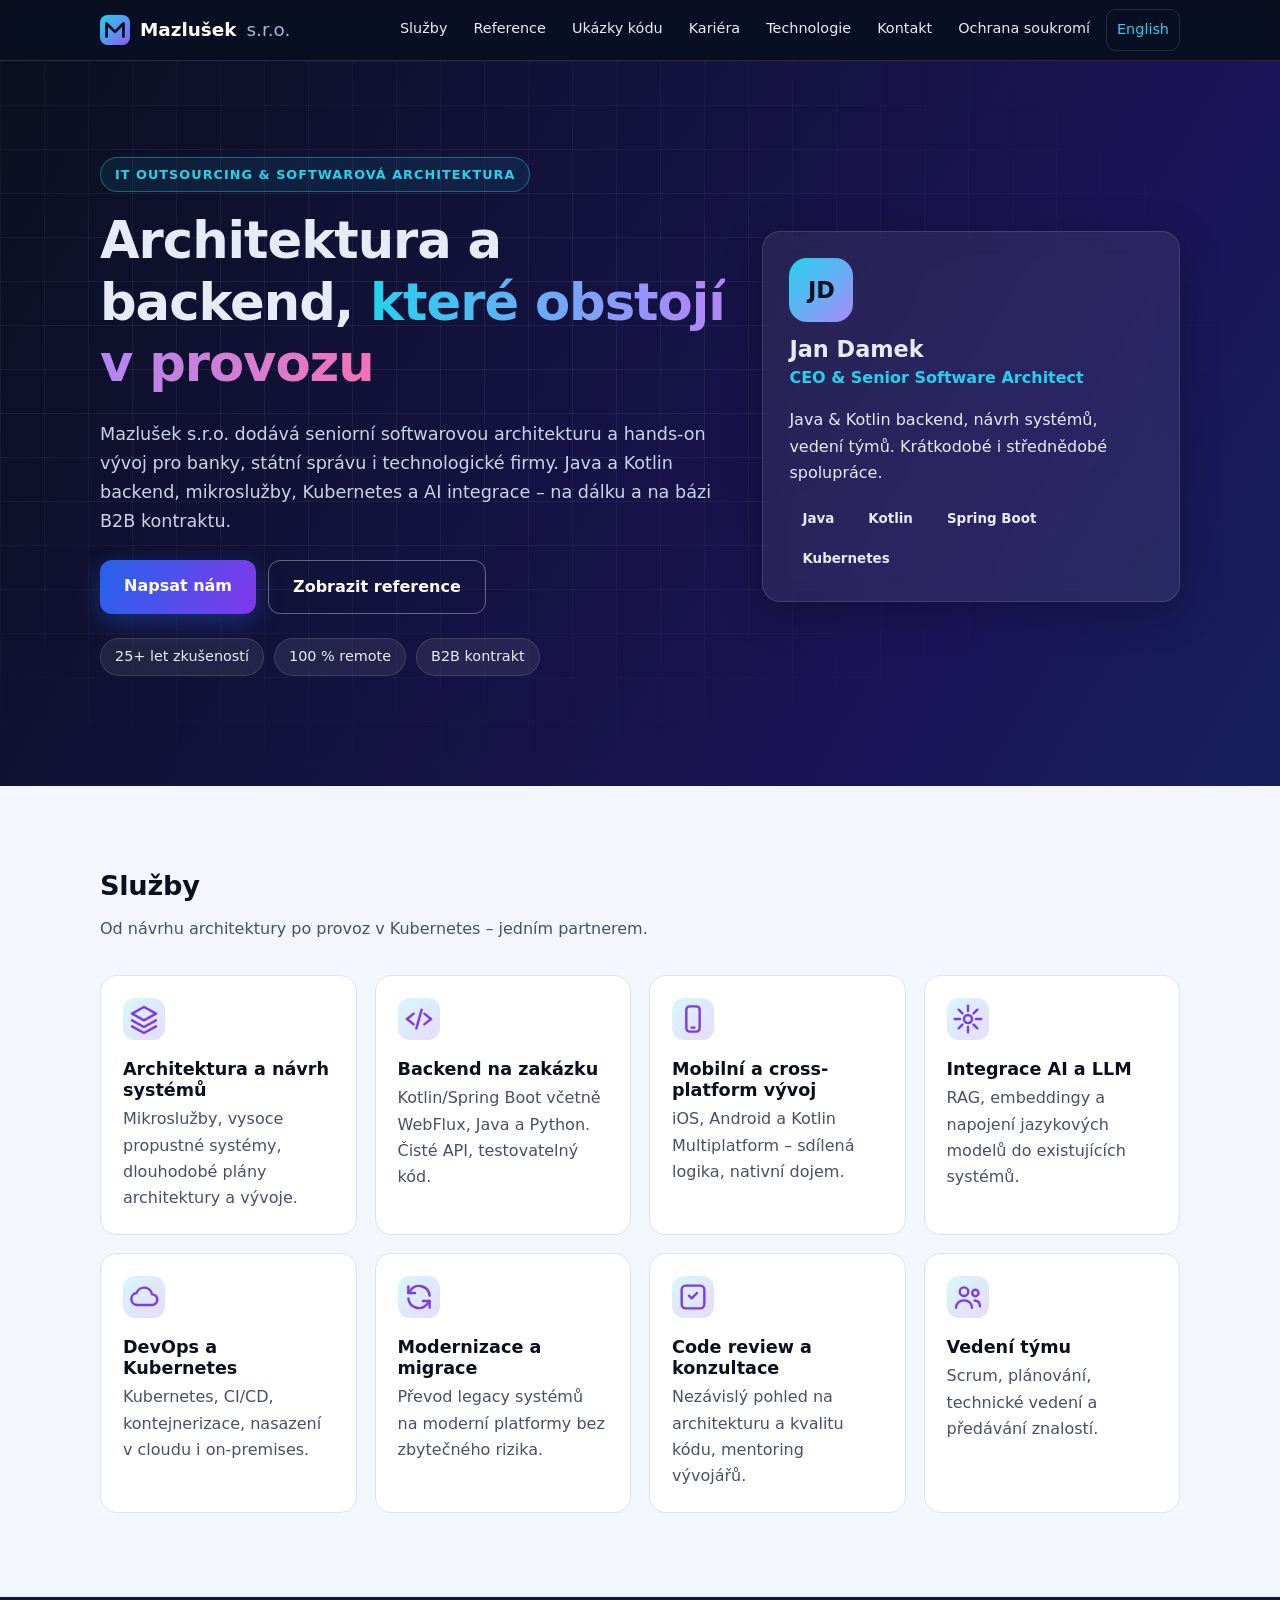
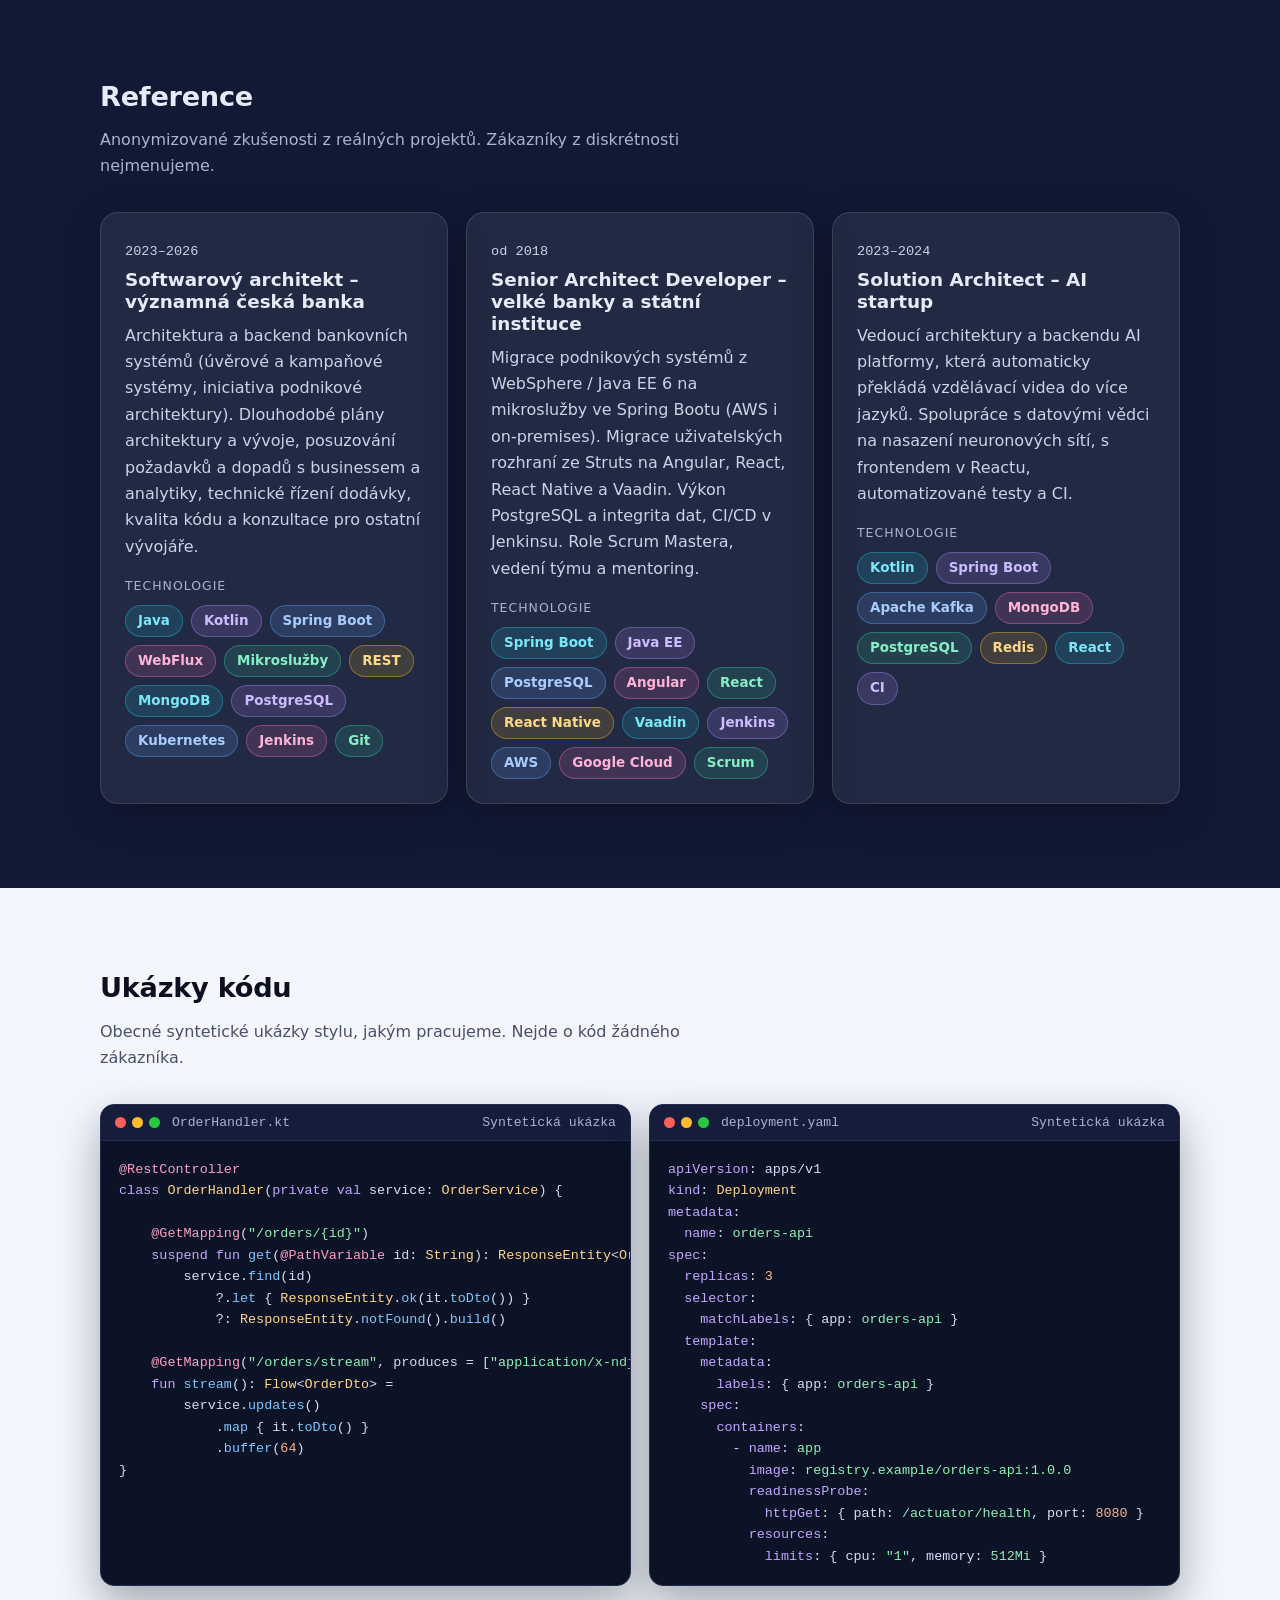
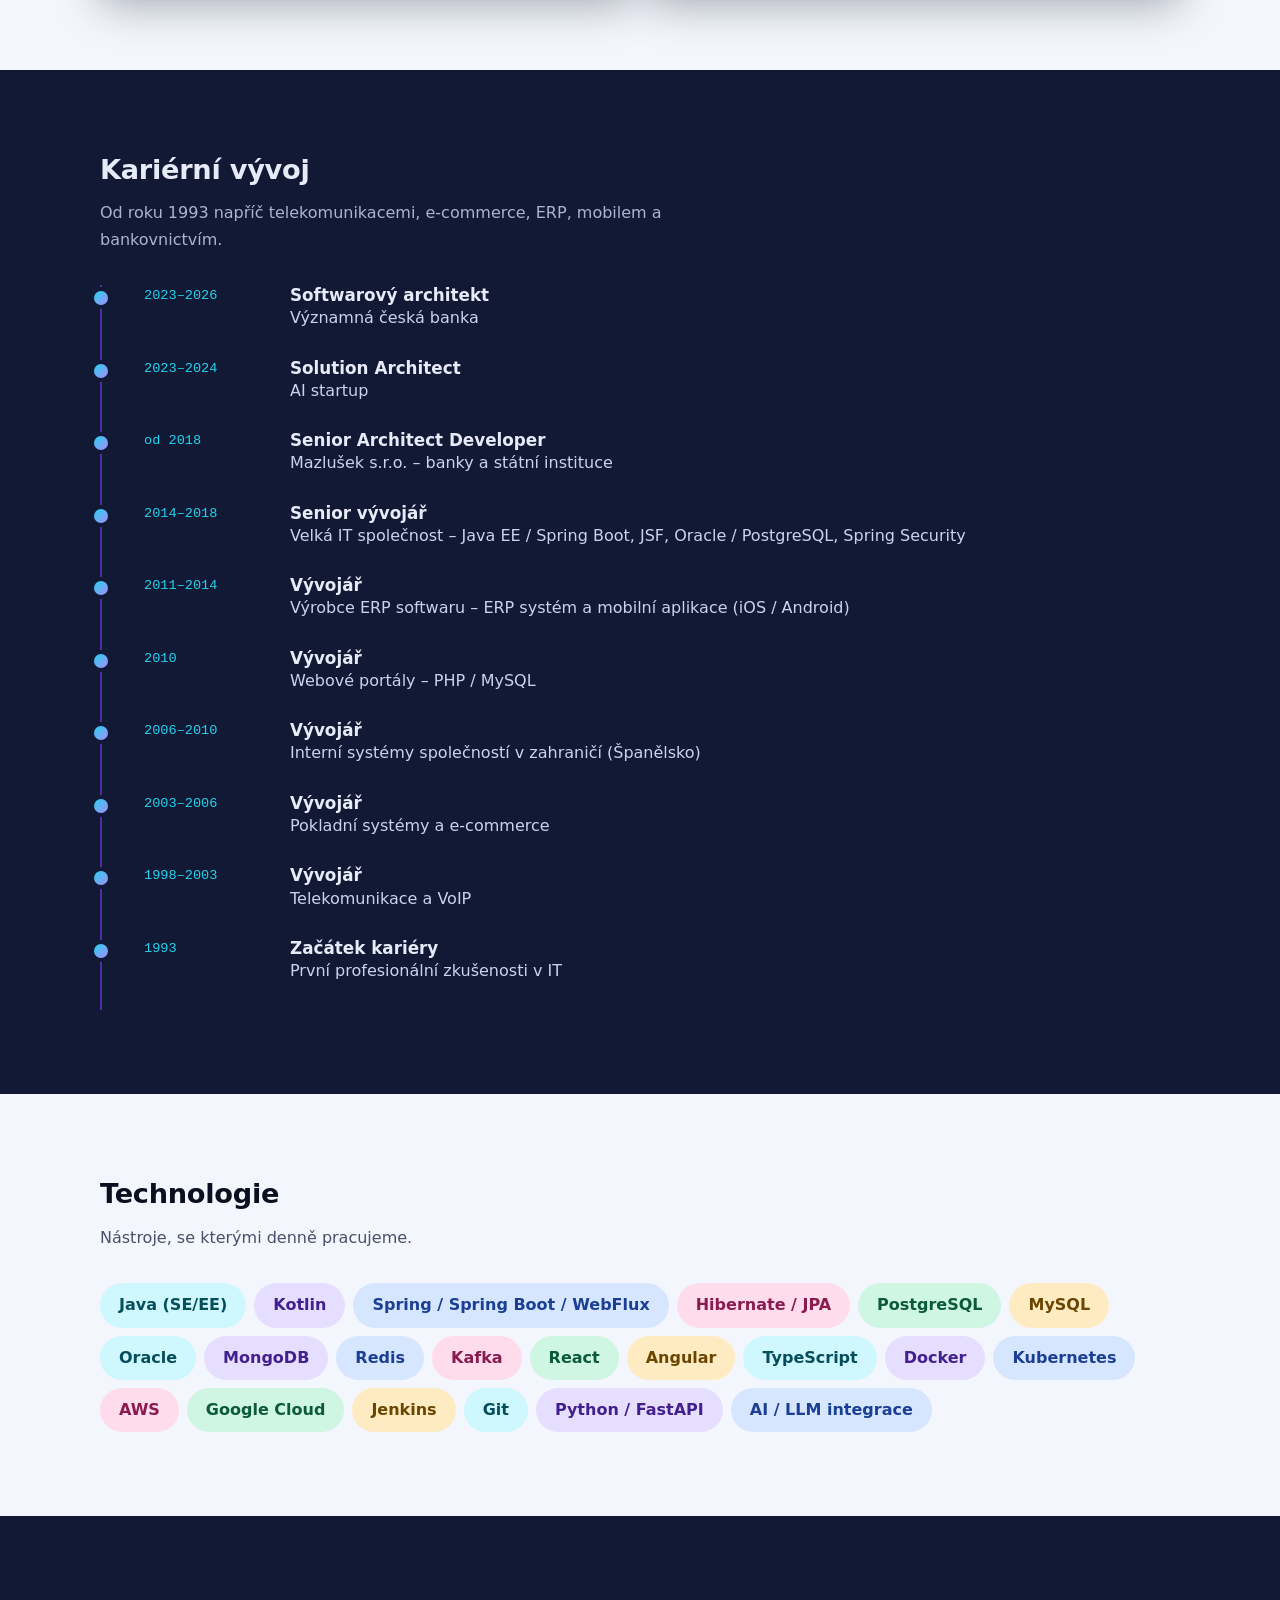
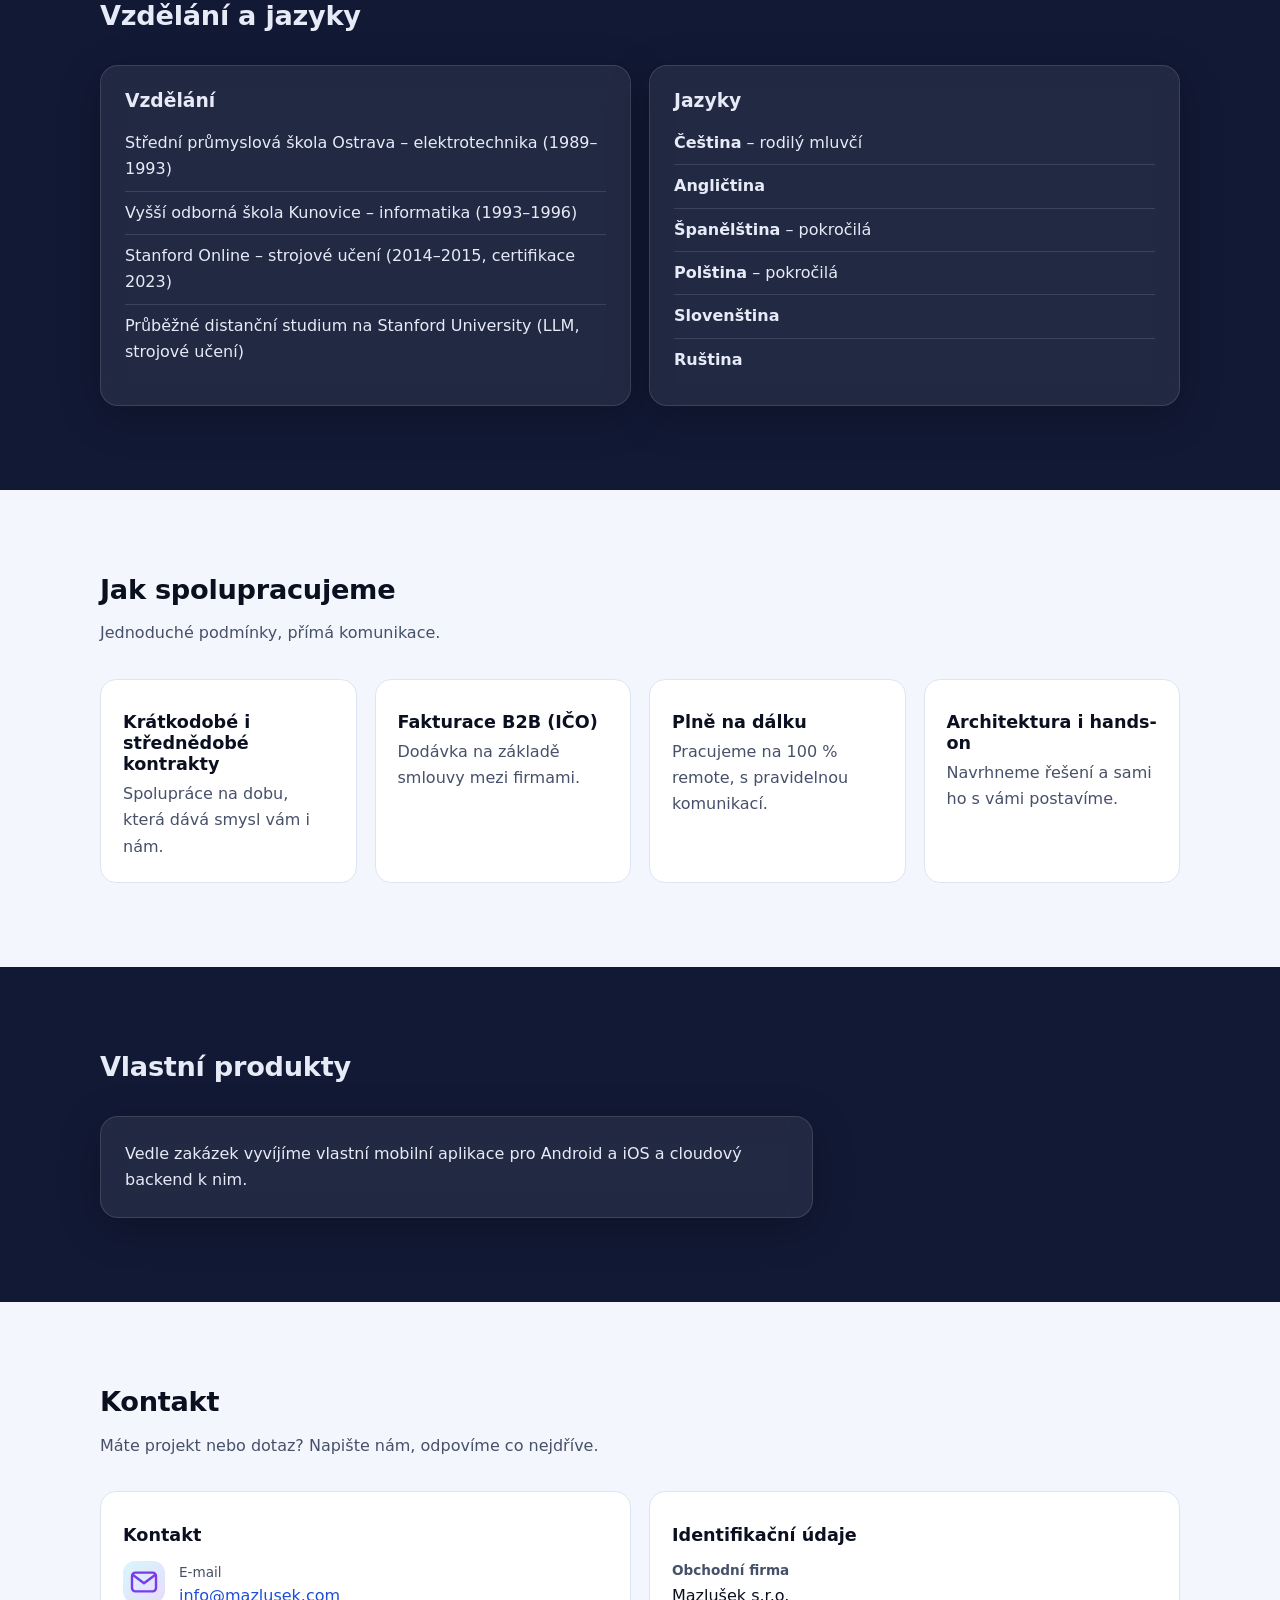
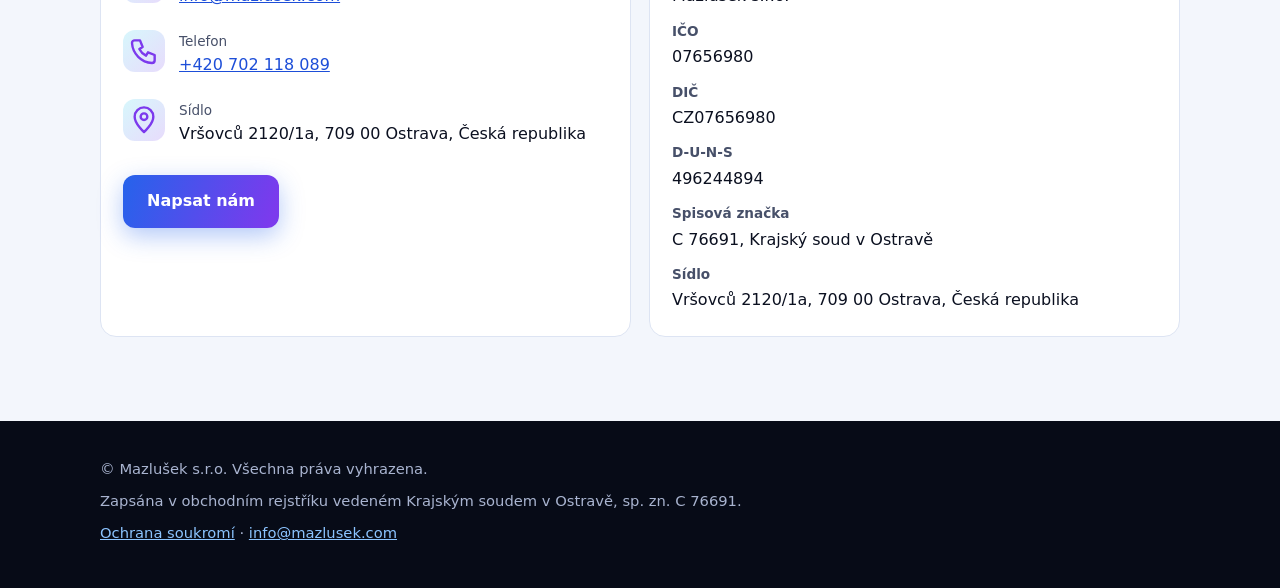
<file: index.html>
<!DOCTYPE html>
<html lang="cs"><head><meta charset="utf-8"><meta name="google-site-verification" content="a4sPZoX4SZJUFmvdVg86hpUA6UvDwIAtXJYAcFRQhcQ" /><meta name="viewport" content="width=device-width,initial-scale=1"><title>Mazlušek s.r.o. – IT outsourcing a softwarová architektura</title><meta name="description" content="Mazlušek s.r.o. – IT outsourcing a softwarová architektura. Backend v Javě a Kotlinu, mikroslužby, Kubernetes, AI integrace. Spolupráce na dálku, B2B."><meta name="robots" content="index,follow"><meta name="theme-color" content="#0B1020"><link rel="canonical" href="https://mazlusek.com/"><link rel="alternate" hreflang="cs" href="https://mazlusek.com/"><link rel="alternate" hreflang="en" href="https://mazlusek.com/en/"><link rel="alternate" hreflang="x-default" href="https://mazlusek.com/"><link rel="icon" href="/favicon.svg" type="image/svg+xml"><meta property="og:type" content="website"><meta property="og:site_name" content="Mazlušek s.r.o."><meta property="og:title" content="Mazlušek s.r.o. – IT outsourcing a softwarová architektura"><meta property="og:description" content="Mazlušek s.r.o. – IT outsourcing a softwarová architektura. Backend v Javě a Kotlinu, mikroslužby, Kubernetes, AI integrace. Spolupráce na dálku, B2B."><meta property="og:url" content="https://mazlusek.com/"><meta property="og:locale" content="cs_CZ"><meta name="twitter:card" content="summary"><link rel="stylesheet" href="/style.css"><script src="/app.js"></script><script type="application/ld+json">{"@context":"https://schema.org","@type":"Organization","name":"Mazlušek s.r.o.","legalName":"Mazlušek s.r.o.","url":"https://mazlusek.com/","description":"IT outsourcing a softwarová architektura","email":"info@mazlusek.com","telephone":"+420702118089","vatID":"CZ07656980","taxID":"07656980","address":{"@type":"PostalAddress","streetAddress":"Vršovců 2120/1a","postalCode":"709 00","addressLocality":"Ostrava","addressCountry":"CZ"},"founder":{"@type":"Person","name":"Jan Damek","jobTitle":"CEO, Senior Software Architect"}}</script></head><body><svg width="0" height="0" style="position:absolute" aria-hidden="true" focusable="false"><symbol id="logo" viewBox="0 0 32 32"><defs><linearGradient id="lg" x1="0" y1="0" x2="1" y2="1"><stop offset="0" stop-color="#22D3EE"/><stop offset="1" stop-color="#8B5CF6"/></linearGradient></defs><rect width="32" height="32" rx="8" fill="url(#lg)"/><path d="M7 23V9l9 9 9-9v14" fill="none" stroke="#0B1020" stroke-width="3" stroke-linecap="round" stroke-linejoin="round"/></symbol></svg><svg width="0" height="0" style="position:absolute" aria-hidden="true" focusable="false"><symbol id="i-arch" fill="none" stroke="currentColor" stroke-width="1.8" stroke-linecap="round" stroke-linejoin="round"><path d="M12 3 3 8l9 5 9-5-9-5Z"/><path d="m3 13 9 5 9-5"/><path d="m3 17.5 9 5 9-5"/></symbol><symbol id="i-code" fill="none" stroke="currentColor" stroke-width="1.8" stroke-linecap="round" stroke-linejoin="round"><path d="m8 8-5 4 5 4"/><path d="m16 8 5 4-5 4"/><path d="m14 5-4 14"/></symbol><symbol id="i-mobile" fill="none" stroke="currentColor" stroke-width="1.8" stroke-linecap="round" stroke-linejoin="round"><rect x="7" y="2.5" width="10" height="19" rx="2.5"/><path d="M11 18.5h2"/></symbol><symbol id="i-ai" fill="none" stroke="currentColor" stroke-width="1.8" stroke-linecap="round" stroke-linejoin="round"><circle cx="12" cy="12" r="3"/><path d="M12 2v4M12 18v4M2 12h4M18 12h4M5 5l2.8 2.8M16.2 16.2 19 19M19 5l-2.8 2.8M7.8 16.2 5 19"/></symbol><symbol id="i-cloud" fill="none" stroke="currentColor" stroke-width="1.8" stroke-linecap="round" stroke-linejoin="round"><path d="M7 18a4.5 4.5 0 0 1-.6-8.96A6 6 0 0 1 18 10a4 4 0 0 1 0 8H7Z"/></symbol><symbol id="i-refresh" fill="none" stroke="currentColor" stroke-width="1.8" stroke-linecap="round" stroke-linejoin="round"><path d="M20 11a8 8 0 0 0-14-4.5L4 9"/><path d="M4 4v5h5"/><path d="M4 13a8 8 0 0 0 14 4.5L20 15"/><path d="M20 20v-5h-5"/></symbol><symbol id="i-review" fill="none" stroke="currentColor" stroke-width="1.8" stroke-linecap="round" stroke-linejoin="round"><path d="M9 11l2 2 4-4"/><rect x="3.5" y="3.5" width="17" height="17" rx="3"/></symbol><symbol id="i-team" fill="none" stroke="currentColor" stroke-width="1.8" stroke-linecap="round" stroke-linejoin="round"><circle cx="9" cy="8" r="3.2"/><path d="M3 20c0-3.3 2.7-5.5 6-5.5s6 2.2 6 5.5"/><circle cx="17.5" cy="9" r="2.4"/><path d="M17 14.6c2.4.2 4 1.9 4 4.4"/></symbol><symbol id="i-mail" fill="none" stroke="currentColor" stroke-width="1.8" stroke-linecap="round" stroke-linejoin="round"><rect x="3" y="5" width="18" height="14" rx="2.5"/><path d="m4 7 8 6 8-6"/></symbol><symbol id="i-phone" fill="none" stroke="currentColor" stroke-width="1.8" stroke-linecap="round" stroke-linejoin="round"><path d="M5 4h4l2 5-2.5 1.5a11 11 0 0 0 5 5L15 13l5 2v4a2 2 0 0 1-2 2A16 16 0 0 1 3 6a2 2 0 0 1 2-2Z"/></symbol><symbol id="i-pin" fill="none" stroke="currentColor" stroke-width="1.8" stroke-linecap="round" stroke-linejoin="round"><path d="M12 21s7-6.2 7-11.5A7 7 0 0 0 5 9.5C5 14.8 12 21 12 21Z"/><circle cx="12" cy="9.5" r="2.5"/></symbol><symbol id="i-globe" fill="none" stroke="currentColor" stroke-width="1.8" stroke-linecap="round" stroke-linejoin="round"><circle cx="12" cy="12" r="9"/><path d="M3 12h18M12 3c3 3.2 3 14.8 0 18M12 3c-3 3.2-3 14.8 0 18"/></symbol></svg><a class="skip" href="#main">Přeskočit na obsah</a><header class="site-header"><div class="wrap bar"><a class="logo" href="/"><svg class="logo-mark" viewBox="0 0 32 32" aria-hidden="true"><use href="#logo"/></svg>Mazlušek <span>s.r.o.</span></a><button class="menu-btn" type="button" aria-expanded="false" aria-controls="site-nav">Menu</button><nav id="site-nav" class="site-nav" aria-label="Main"><a href="/#services">Služby</a><a href="/#experience">Reference</a><a href="/#code">Ukázky kódu</a><a href="/#career">Kariéra</a><a href="/#tech">Technologie</a><a href="/#contact">Kontakt</a><a href="/privacy/">Ochrana soukromí</a><a class="lang" href="/en/" hreflang="en" lang="en">English</a></nav></div></header><main id="main"><section class="hero"><div class="hero-grid" aria-hidden="true"></div><div class="wrap hero-in"><div class="hero-copy"><p class="eyebrow">IT outsourcing &amp; softwarová architektura</p><h1>Architektura a backend, <span class="grad">které obstojí v provozu</span></h1><p class="lead">Mazlušek s.r.o. dodává seniorní softwarovou architekturu a hands-on vývoj pro banky, státní správu i technologické firmy. Java a Kotlin backend, mikroslužby, Kubernetes a AI integrace – na dálku a na bázi B2B kontraktu.</p><div class="actions"><a class="btn btn-primary" href="mailto:info@mazlusek.com">Napsat nám</a><a class="btn btn-ghost" href="#experience">Zobrazit reference</a></div><ul class="badges"><li>25+ let zkušeností</li><li>100 % remote</li><li>B2B kontrakt</li></ul></div><aside class="hero-card glass"><div class="avatar" aria-hidden="true">JD</div><h2>Jan Damek</h2><p class="role">CEO &amp; Senior Software Architect</p><p>Java &amp; Kotlin backend, návrh systémů, vedení týmů. Krátkodobé i střednědobé spolupráce.</p><ul class="pills"><li class="pill c0">Java</li><li class="pill c1">Kotlin</li><li class="pill c2">Spring Boot</li><li class="pill c3">Kubernetes</li></ul></aside></div></section><section id="services" class="sec light"><div class="wrap"><div class="sec-head"><h2>Služby</h2><p class="sub">Od návrhu architektury po provoz v Kubernetes – jedním partnerem.</p></div><div class="grid cards"><article class="card"><svg class="ic" viewBox="0 0 24 24" aria-hidden="true" focusable="false"><use href="#i-arch"/></svg><h3>Architektura a návrh systémů</h3><p>Mikroslužby, vysoce propustné systémy, dlouhodobé plány architektury a vývoje.</p></article><article class="card"><svg class="ic" viewBox="0 0 24 24" aria-hidden="true" focusable="false"><use href="#i-code"/></svg><h3>Backend na zakázku</h3><p>Kotlin/Spring Boot včetně WebFlux, Java a Python. Čisté API, testovatelný kód.</p></article><article class="card"><svg class="ic" viewBox="0 0 24 24" aria-hidden="true" focusable="false"><use href="#i-mobile"/></svg><h3>Mobilní a cross-platform vývoj</h3><p>iOS, Android a Kotlin Multiplatform – sdílená logika, nativní dojem.</p></article><article class="card"><svg class="ic" viewBox="0 0 24 24" aria-hidden="true" focusable="false"><use href="#i-ai"/></svg><h3>Integrace AI a LLM</h3><p>RAG, embeddingy a napojení jazykových modelů do existujících systémů.</p></article><article class="card"><svg class="ic" viewBox="0 0 24 24" aria-hidden="true" focusable="false"><use href="#i-cloud"/></svg><h3>DevOps a Kubernetes</h3><p>Kubernetes, CI/CD, kontejnerizace, nasazení v cloudu i on-premises.</p></article><article class="card"><svg class="ic" viewBox="0 0 24 24" aria-hidden="true" focusable="false"><use href="#i-refresh"/></svg><h3>Modernizace a migrace</h3><p>Převod legacy systémů na moderní platformy bez zbytečného rizika.</p></article><article class="card"><svg class="ic" viewBox="0 0 24 24" aria-hidden="true" focusable="false"><use href="#i-review"/></svg><h3>Code review a konzultace</h3><p>Nezávislý pohled na architekturu a kvalitu kódu, mentoring vývojářů.</p></article><article class="card"><svg class="ic" viewBox="0 0 24 24" aria-hidden="true" focusable="false"><use href="#i-team"/></svg><h3>Vedení týmu</h3><p>Scrum, plánování, technické vedení a předávání znalostí.</p></article></div></div></section><section id="experience" class="sec dark"><div class="wrap"><div class="sec-head"><h2>Reference</h2><p class="sub">Anonymizované zkušenosti z reálných projektů. Zákazníky z diskrétnosti nejmenujeme.</p></div><div class="grid refs"><article class="ref glass"><p class="period">2023–2026</p><h3>Softwarový architekt – významná česká banka</h3><p>Architektura a backend bankovních systémů (úvěrové a kampaňové systémy, iniciativa podnikové architektury). Dlouhodobé plány architektury a vývoje, posuzování požadavků a dopadů s businessem a analytiky, technické řízení dodávky, kvalita kódu a konzultace pro ostatní vývojáře.</p><p class="lbl">Technologie</p><ul class="pills"><li class="pill c0">Java</li><li class="pill c1">Kotlin</li><li class="pill c2">Spring Boot</li><li class="pill c3">WebFlux</li><li class="pill c4">Mikroslužby</li><li class="pill c5">REST</li><li class="pill c0">MongoDB</li><li class="pill c1">PostgreSQL</li><li class="pill c2">Kubernetes</li><li class="pill c3">Jenkins</li><li class="pill c4">Git</li></ul></article><article class="ref glass"><p class="period">od 2018</p><h3>Senior Architect Developer – velké banky a státní instituce</h3><p>Migrace podnikových systémů z WebSphere / Java EE 6 na mikroslužby ve Spring Bootu (AWS i on-premises). Migrace uživatelských rozhraní ze Struts na Angular, React, React Native a Vaadin. Výkon PostgreSQL a integrita dat, CI/CD v Jenkinsu. Role Scrum Mastera, vedení týmu a mentoring.</p><p class="lbl">Technologie</p><ul class="pills"><li class="pill c0">Spring Boot</li><li class="pill c1">Java EE</li><li class="pill c2">PostgreSQL</li><li class="pill c3">Angular</li><li class="pill c4">React</li><li class="pill c5">React Native</li><li class="pill c0">Vaadin</li><li class="pill c1">Jenkins</li><li class="pill c2">AWS</li><li class="pill c3">Google Cloud</li><li class="pill c4">Scrum</li></ul></article><article class="ref glass"><p class="period">2023–2024</p><h3>Solution Architect – AI startup</h3><p>Vedoucí architektury a backendu AI platformy, která automaticky překládá vzdělávací videa do více jazyků. Spolupráce s datovými vědci na nasazení neuronových sítí, s frontendem v Reactu, automatizované testy a CI.</p><p class="lbl">Technologie</p><ul class="pills"><li class="pill c0">Kotlin</li><li class="pill c1">Spring Boot</li><li class="pill c2">Apache Kafka</li><li class="pill c3">MongoDB</li><li class="pill c4">PostgreSQL</li><li class="pill c5">Redis</li><li class="pill c0">React</li><li class="pill c1">CI</li></ul></article></div></div></section><section id="code" class="sec light"><div class="wrap"><div class="sec-head"><h2>Ukázky kódu</h2><p class="sub">Obecné syntetické ukázky stylu, jakým pracujeme. Nejde o kód žádného zákazníka.</p></div><div class="grid code"><figure class="editor"><figcaption><span class="dots" aria-hidden="true"><i></i><i></i><i></i></span><span class="fname">OrderHandler.kt</span><span class="note">Syntetická ukázka</span></figcaption><pre><code><span class="a">@RestController</span>
<span class="k">class</span> <span class="t">OrderHandler</span>(<span class="k">private val</span> service: <span class="t">OrderService</span>) {

    <span class="a">@GetMapping</span>(<span class="s">"/orders/{id}"</span>)
    <span class="k">suspend fun</span> <span class="f">get</span>(<span class="a">@PathVariable</span> id: <span class="t">String</span>): <span class="t">ResponseEntity</span>&lt;<span class="t">OrderDto</span>&gt; =
        service.<span class="f">find</span>(id)
            ?.<span class="f">let</span> { <span class="t">ResponseEntity</span>.<span class="f">ok</span>(it.<span class="f">toDto</span>()) }
            ?: <span class="t">ResponseEntity</span>.<span class="f">notFound</span>().<span class="f">build</span>()

    <span class="a">@GetMapping</span>(<span class="s">"/orders/stream"</span>, produces = [<span class="s">"application/x-ndjson"</span>])
    <span class="k">fun</span> <span class="f">stream</span>(): <span class="t">Flow</span>&lt;<span class="t">OrderDto</span>&gt; =
        service.<span class="f">updates</span>()
            .<span class="f">map</span> { it.<span class="f">toDto</span>() }
            .<span class="f">buffer</span>(<span class="n">64</span>)
}</code></pre></figure><figure class="editor"><figcaption><span class="dots" aria-hidden="true"><i></i><i></i><i></i></span><span class="fname">deployment.yaml</span><span class="note">Syntetická ukázka</span></figcaption><pre><code><span class="k">apiVersion</span>: apps/v1
<span class="k">kind</span>: <span class="t">Deployment</span>
<span class="k">metadata</span>:
  <span class="k">name</span>: <span class="s">orders-api</span>
<span class="k">spec</span>:
  <span class="k">replicas</span>: <span class="n">3</span>
  <span class="k">selector</span>:
    <span class="k">matchLabels</span>: { app: <span class="s">orders-api</span> }
  <span class="k">template</span>:
    <span class="k">metadata</span>:
      <span class="k">labels</span>: { app: <span class="s">orders-api</span> }
    <span class="k">spec</span>:
      <span class="k">containers</span>:
        - <span class="k">name</span>: <span class="s">app</span>
          <span class="k">image</span>: <span class="s">registry.example/orders-api:1.0.0</span>
          <span class="k">readinessProbe</span>:
            <span class="k">httpGet</span>: { path: <span class="s">/actuator/health</span>, port: <span class="n">8080</span> }
          <span class="k">resources</span>:
            <span class="k">limits</span>: { cpu: <span class="s">"1"</span>, memory: <span class="s">512Mi</span> }</code></pre></figure></div></div></section><section id="career" class="sec dark"><div class="wrap"><div class="sec-head"><h2>Kariérní vývoj</h2><p class="sub">Od roku 1993 napříč telekomunikacemi, e-commerce, ERP, mobilem a bankovnictvím.</p></div><ol class="timeline"><li><span class="when">2023–2026</span><div><h3>Softwarový architekt</h3><p>Významná česká banka</p></div></li><li><span class="when">2023–2024</span><div><h3>Solution Architect</h3><p>AI startup</p></div></li><li><span class="when">od 2018</span><div><h3>Senior Architect Developer</h3><p>Mazlušek s.r.o. – banky a státní instituce</p></div></li><li><span class="when">2014–2018</span><div><h3>Senior vývojář</h3><p>Velká IT společnost – Java EE / Spring Boot, JSF, Oracle / PostgreSQL, Spring Security</p></div></li><li><span class="when">2011–2014</span><div><h3>Vývojář</h3><p>Výrobce ERP softwaru – ERP systém a mobilní aplikace (iOS / Android)</p></div></li><li><span class="when">2010</span><div><h3>Vývojář</h3><p>Webové portály – PHP / MySQL</p></div></li><li><span class="when">2006–2010</span><div><h3>Vývojář</h3><p>Interní systémy společností v zahraničí (Španělsko)</p></div></li><li><span class="when">2003–2006</span><div><h3>Vývojář</h3><p>Pokladní systémy a e-commerce</p></div></li><li><span class="when">1998–2003</span><div><h3>Vývojář</h3><p>Telekomunikace a VoIP</p></div></li><li><span class="when">1993</span><div><h3>Začátek kariéry</h3><p>První profesionální zkušenosti v IT</p></div></li></ol></div></section><section id="tech" class="sec light"><div class="wrap"><div class="sec-head"><h2>Technologie</h2><p class="sub">Nástroje, se kterými denně pracujeme.</p></div><ul class="pills big"><li class="pill c0">Java (SE/EE)</li><li class="pill c1">Kotlin</li><li class="pill c2">Spring / Spring Boot / WebFlux</li><li class="pill c3">Hibernate / JPA</li><li class="pill c4">PostgreSQL</li><li class="pill c5">MySQL</li><li class="pill c0">Oracle</li><li class="pill c1">MongoDB</li><li class="pill c2">Redis</li><li class="pill c3">Kafka</li><li class="pill c4">React</li><li class="pill c5">Angular</li><li class="pill c0">TypeScript</li><li class="pill c1">Docker</li><li class="pill c2">Kubernetes</li><li class="pill c3">AWS</li><li class="pill c4">Google Cloud</li><li class="pill c5">Jenkins</li><li class="pill c0">Git</li><li class="pill c1">Python / FastAPI</li><li class="pill c2">AI / LLM integrace</li></ul></div></section><section id="education" class="sec dark"><div class="wrap"><div class="sec-head"><h2>Vzdělání a jazyky</h2><p class="sub"></p></div><div class="grid two"><div class="glass pad"><h3>Vzdělání</h3><ul class="plain"><li>Střední průmyslová škola Ostrava – elektrotechnika (1989–1993)</li><li>Vyšší odborná škola Kunovice – informatika (1993–1996)</li><li>Stanford Online – strojové učení (2014–2015, certifikace 2023)</li><li>Průběžné distanční studium na Stanford University (LLM, strojové učení)</li></ul></div><div class="glass pad"><h3>Jazyky</h3><ul class="plain"><li><strong>Čeština</strong> – rodilý mluvčí</li><li><strong>Angličtina</strong></li><li><strong>Španělština</strong> – pokročilá</li><li><strong>Polština</strong> – pokročilá</li><li><strong>Slovenština</strong></li><li><strong>Ruština</strong></li></ul></div></div></div></section><section id="work" class="sec light"><div class="wrap"><div class="sec-head"><h2>Jak spolupracujeme</h2><p class="sub">Jednoduché podmínky, přímá komunikace.</p></div><div class="grid four"><article class="card"><h3>Krátkodobé i střednědobé kontrakty</h3><p>Spolupráce na dobu, která dává smysl vám i nám.</p></article><article class="card"><h3>Fakturace B2B (IČO)</h3><p>Dodávka na základě smlouvy mezi firmami.</p></article><article class="card"><h3>Plně na dálku</h3><p>Pracujeme na 100 % remote, s pravidelnou komunikací.</p></article><article class="card"><h3>Architektura i hands-on</h3><p>Navrhneme řešení a sami ho s vámi postavíme.</p></article></div></div></section><section id="products" class="sec dark"><div class="wrap"><div class="sec-head"><h2>Vlastní produkty</h2><p class="sub"></p></div><p class="own glass pad">Vedle zakázek vyvíjíme vlastní mobilní aplikace pro Android a iOS a cloudový backend k nim.</p></div></section><section id="contact" class="sec light"><div class="wrap"><div class="sec-head"><h2>Kontakt</h2><p class="sub">Máte projekt nebo dotaz? Napište nám, odpovíme co nejdříve.</p></div><div class="grid two"><div class="card"><h3>Kontakt</h3><ul class="contact"><li><svg class="ic" viewBox="0 0 24 24" aria-hidden="true" focusable="false"><use href="#i-mail"/></svg><span><span class="muted">E-mail</span><a href="mailto:info@mazlusek.com">info@mazlusek.com</a></span></li><li><svg class="ic" viewBox="0 0 24 24" aria-hidden="true" focusable="false"><use href="#i-phone"/></svg><span><span class="muted">Telefon</span><a href="tel:+420702118089">+420 702 118 089</a></span></li><li><svg class="ic" viewBox="0 0 24 24" aria-hidden="true" focusable="false"><use href="#i-pin"/></svg><span><span class="muted">Sídlo</span>Vršovců 2120/1a, 709 00 Ostrava, Česká republika</span></li></ul><a class="btn btn-primary" href="mailto:info@mazlusek.com">Napsat nám</a></div><div class="card"><h3>Identifikační údaje</h3><dl><dt>Obchodní firma</dt><dd>Mazlušek s.r.o.</dd><dt>IČO</dt><dd>07656980</dd><dt>DIČ</dt><dd>CZ07656980</dd><dt>D-U-N-S</dt><dd>496244894</dd><dt>Spisová značka</dt><dd>C 76691, Krajský soud v Ostravě</dd><dt>Sídlo</dt><dd>Vršovců 2120/1a, 709 00 Ostrava, Česká republika</dd></dl></div></div></div></section></main><footer class="site-footer"><div class="wrap"><p>© Mazlušek s.r.o. Všechna práva vyhrazena.</p><p class="muted">Zapsána v obchodním rejstříku vedeném Krajským soudem v Ostravě, sp. zn. C 76691.</p><p><a href="/privacy/">Ochrana soukromí</a> · <a href="mailto:info@mazlusek.com">info@mazlusek.com</a></p></div></footer></body></html>
</file>
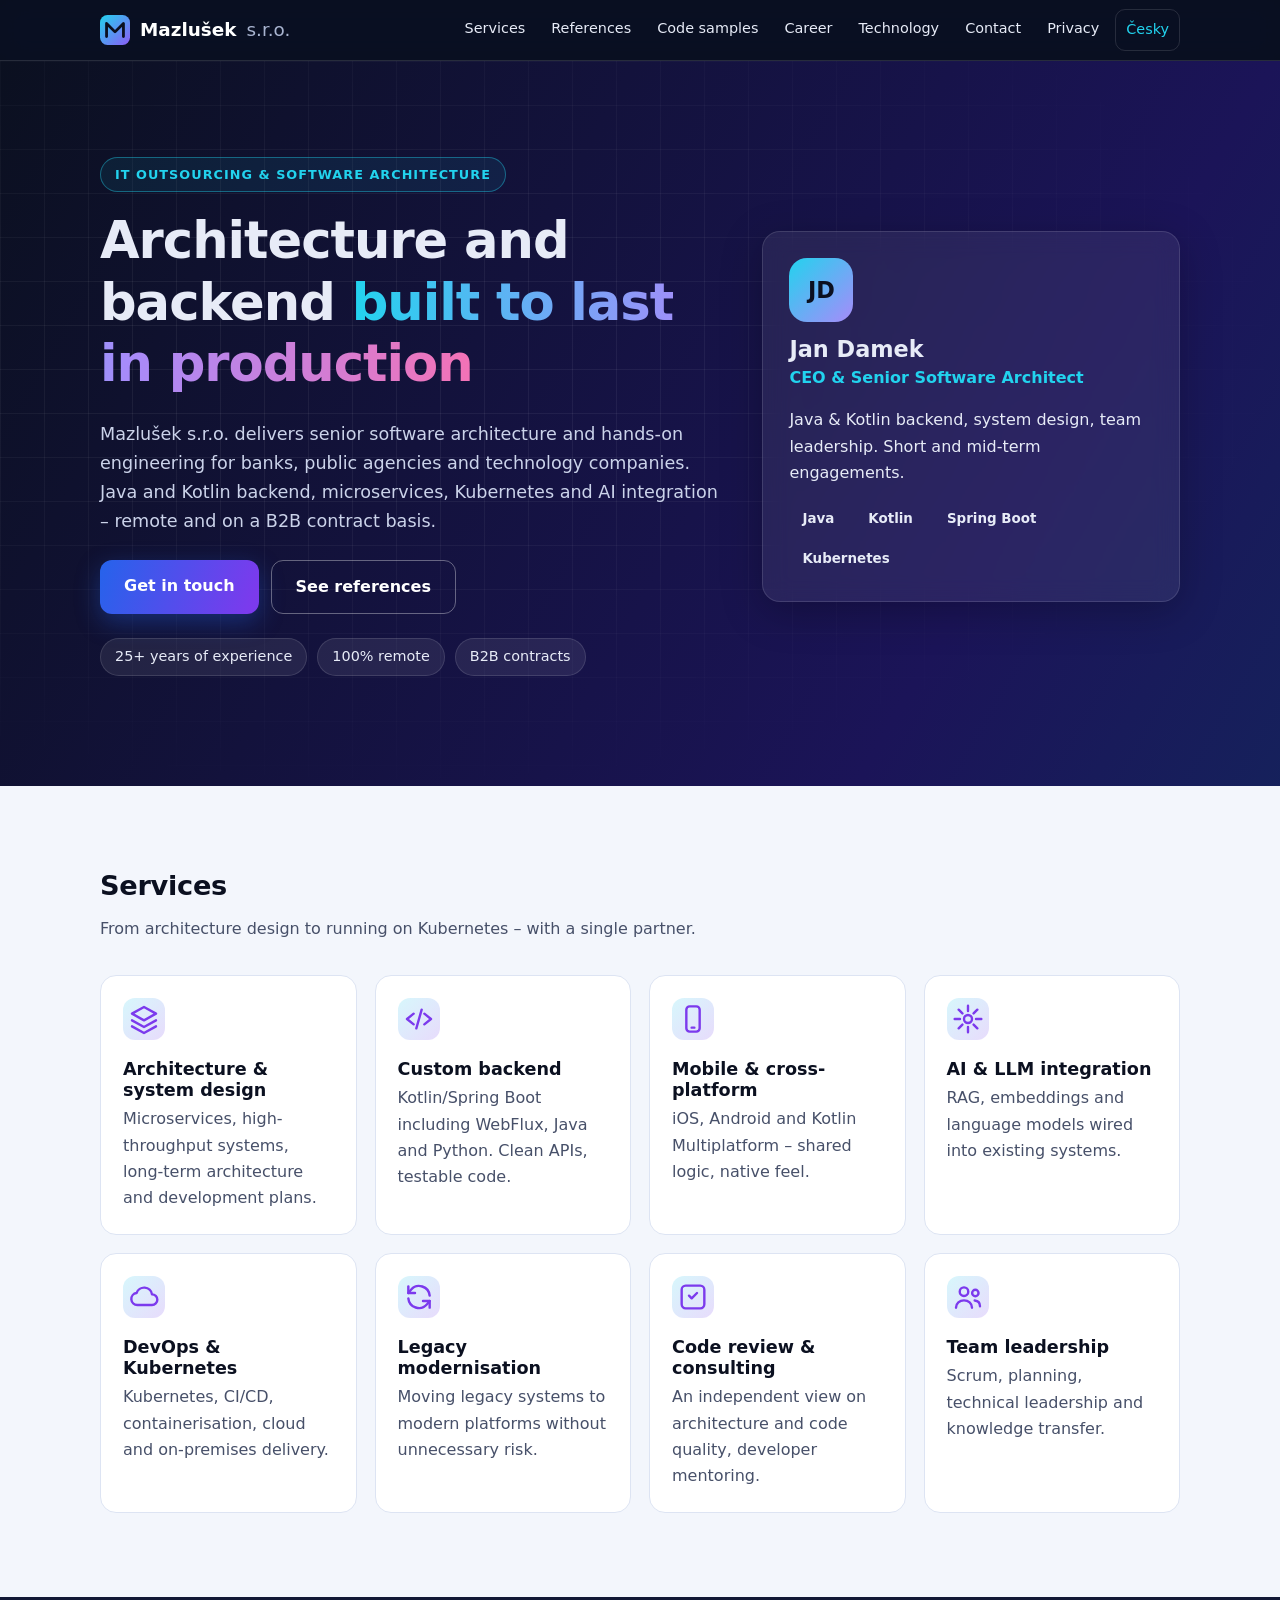
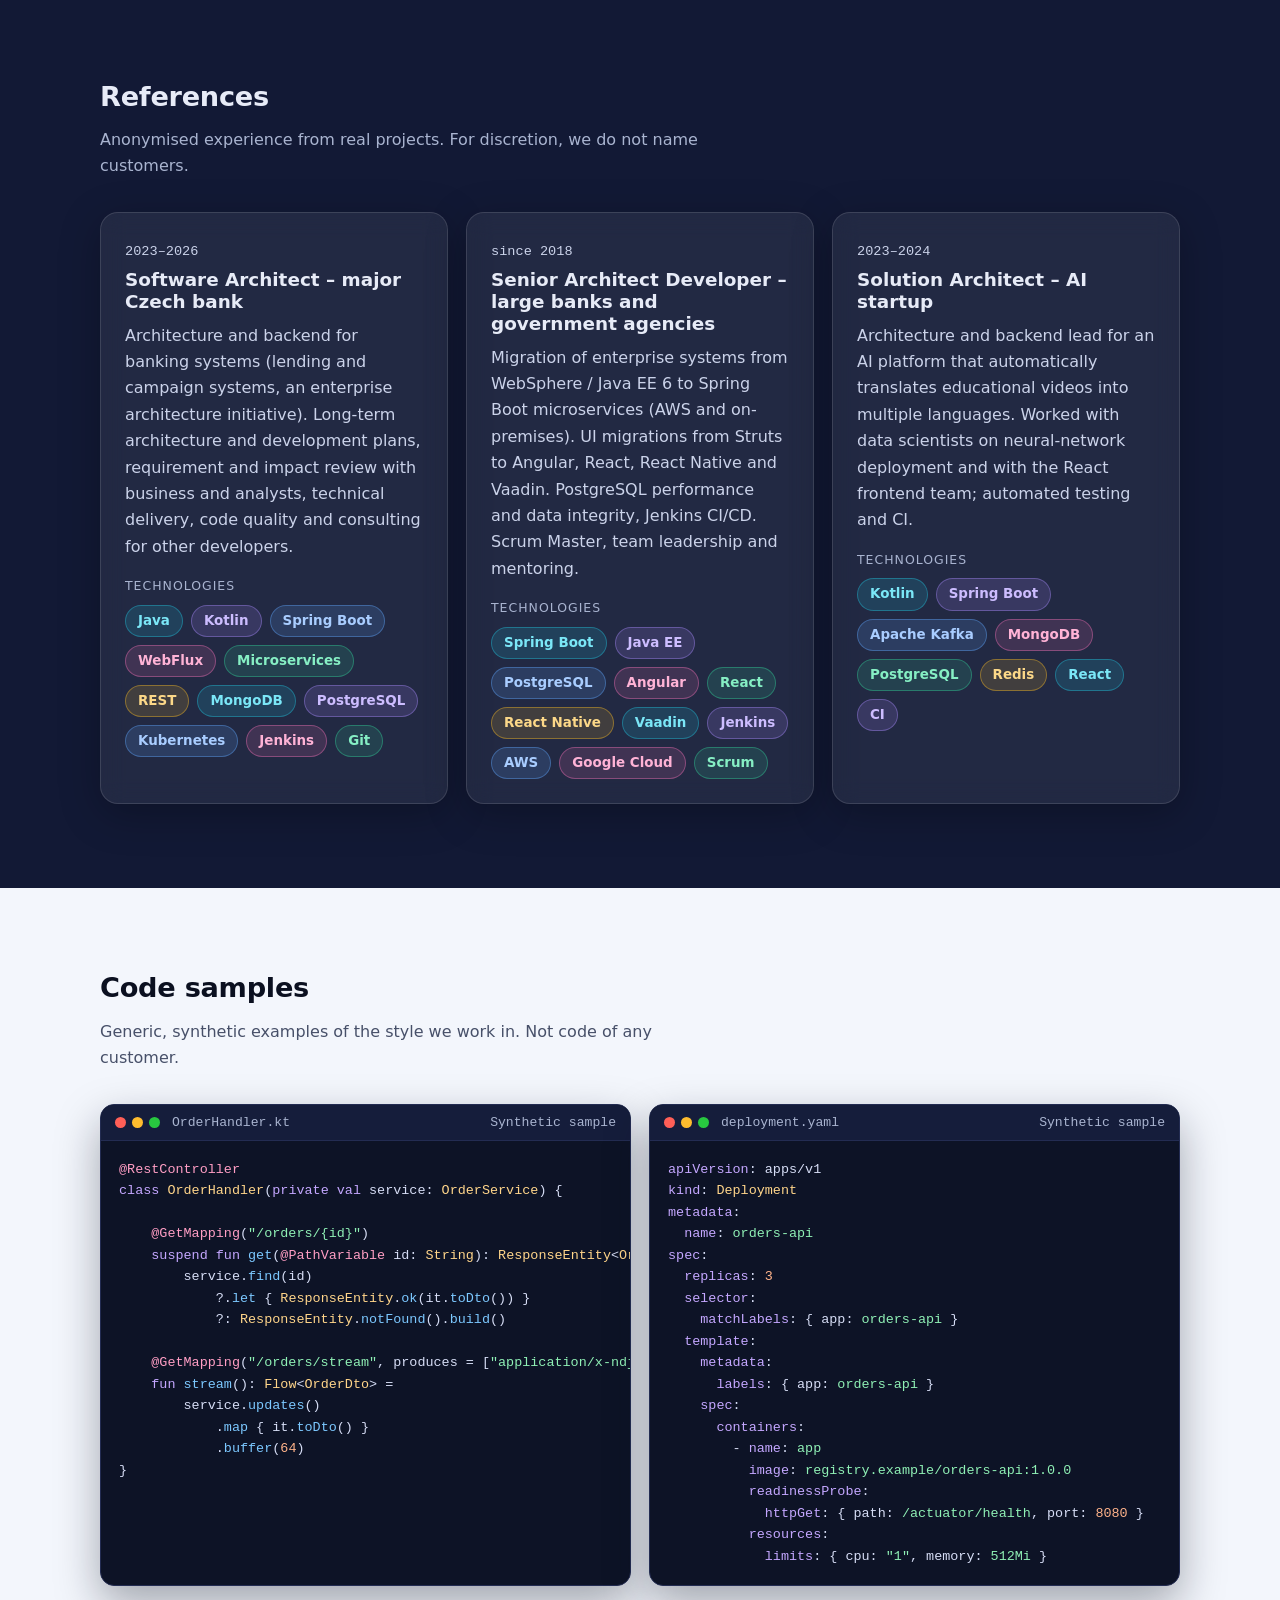
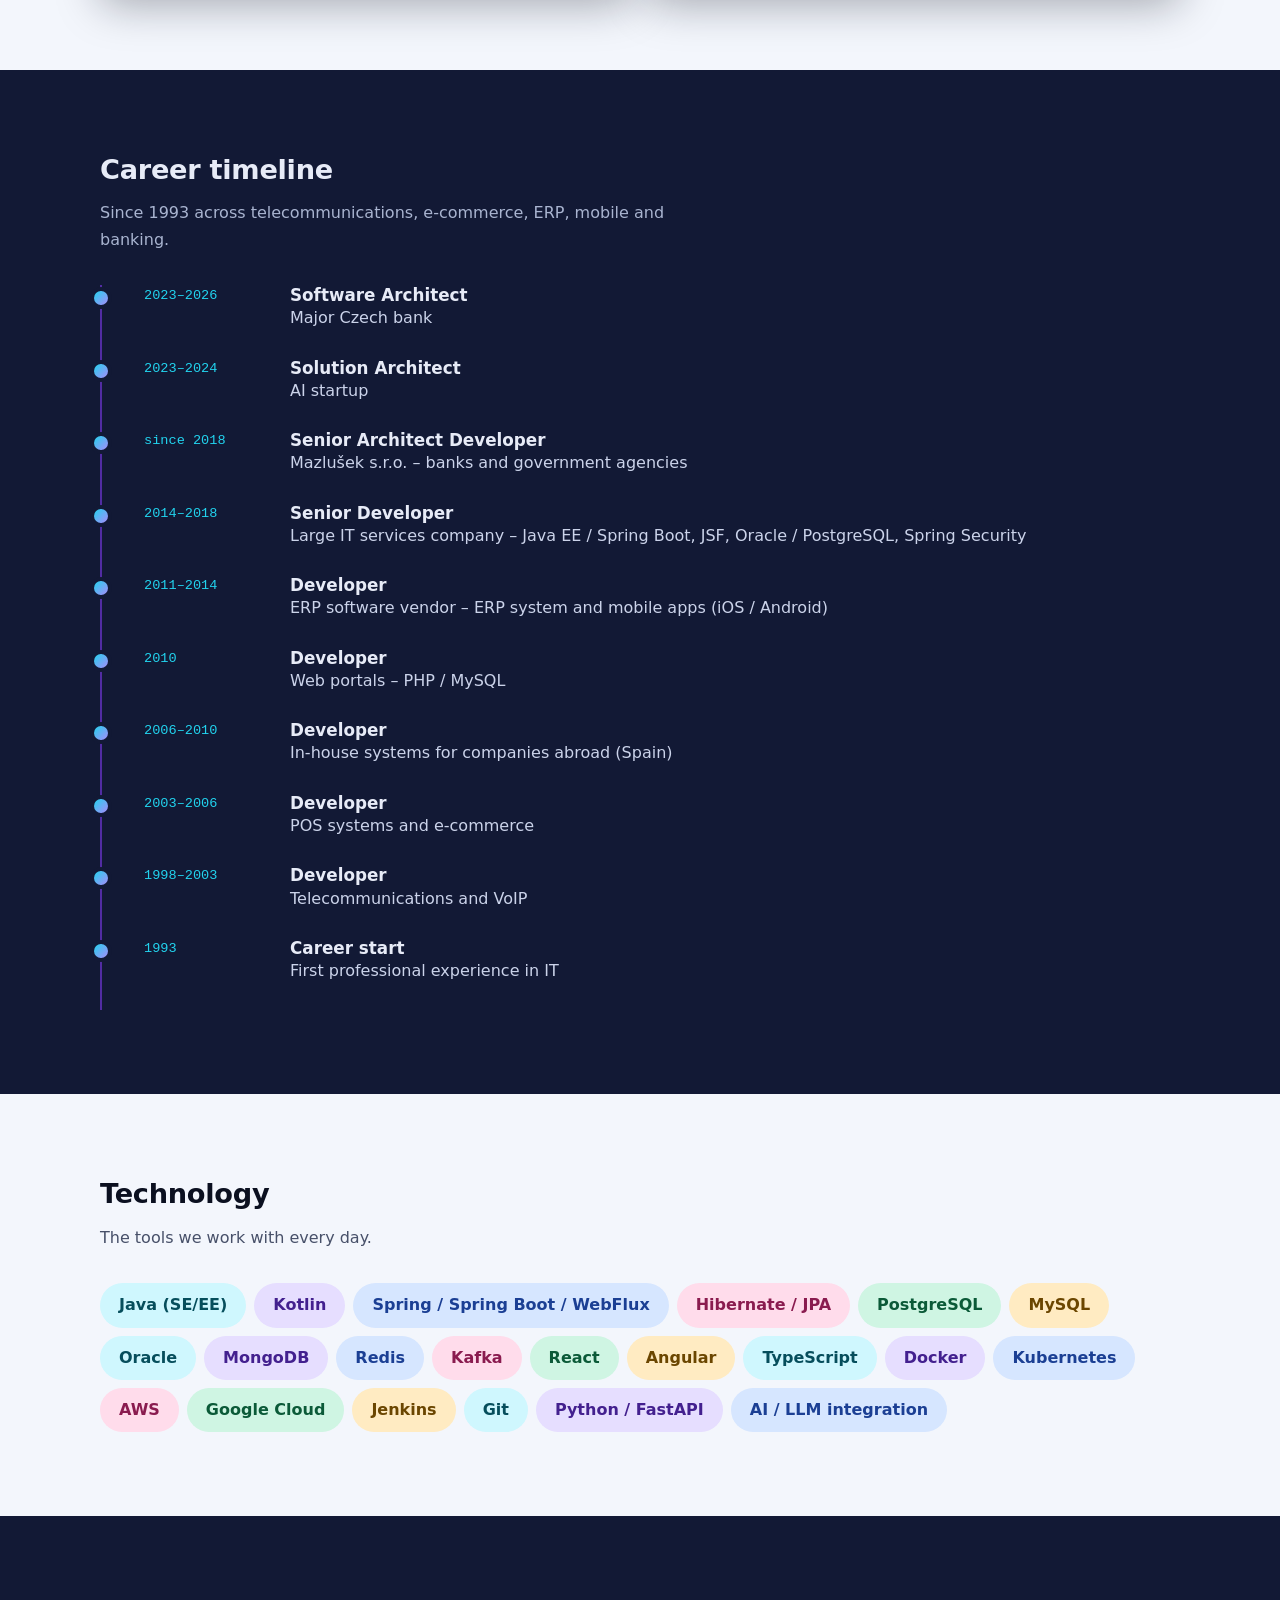
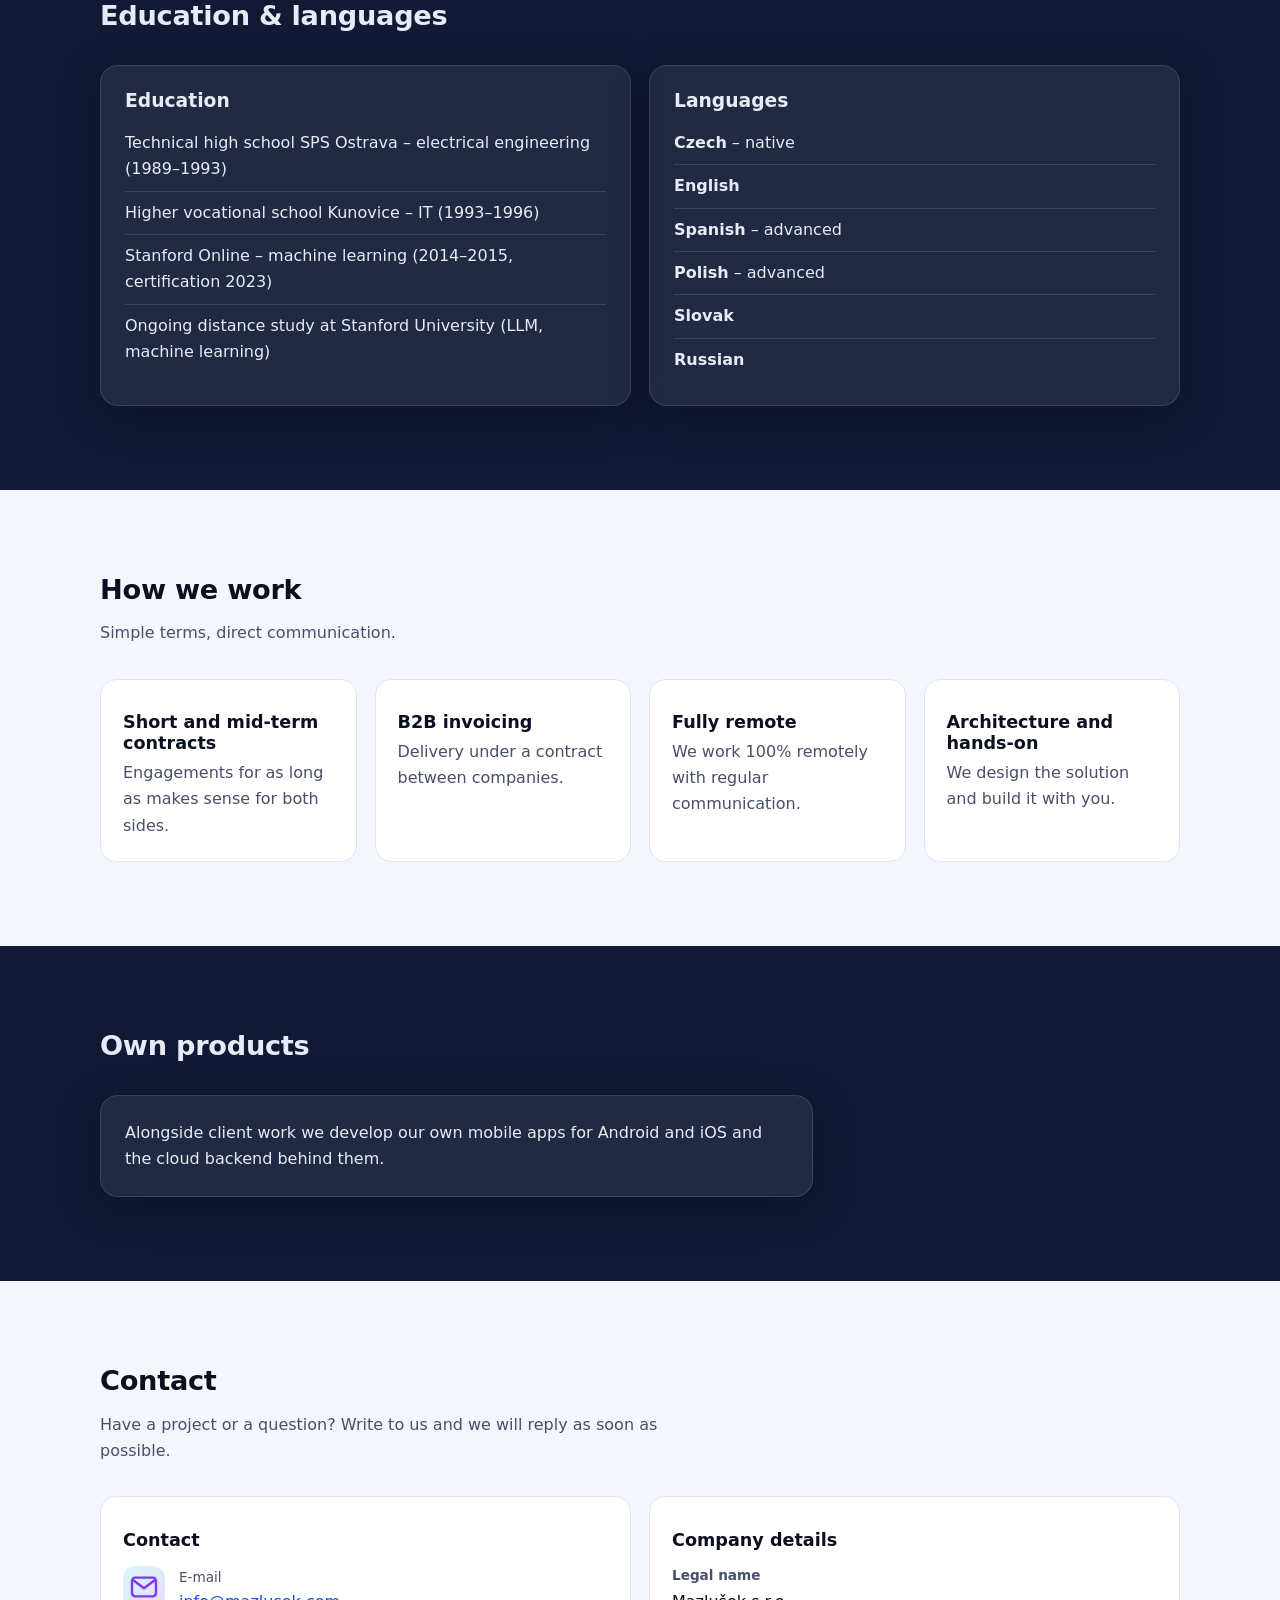
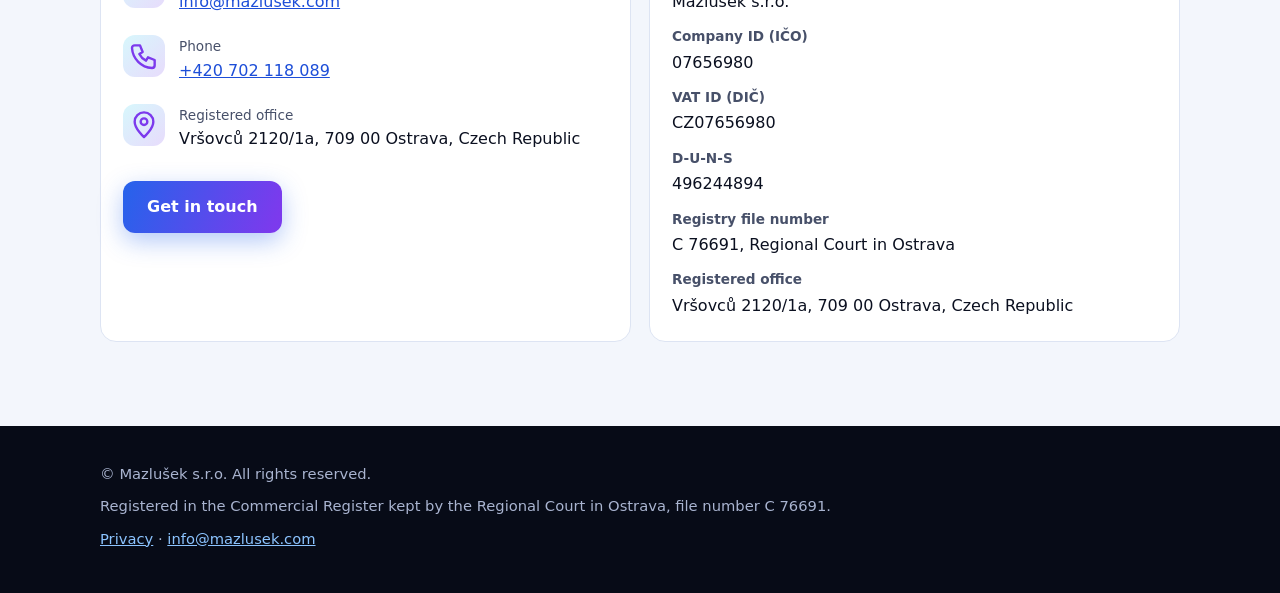
<file: en/index.html>
<!DOCTYPE html>
<html lang="en"><head><meta charset="utf-8"><meta name="google-site-verification" content="a4sPZoX4SZJUFmvdVg86hpUA6UvDwIAtXJYAcFRQhcQ" /><meta name="viewport" content="width=device-width,initial-scale=1"><title>Mazlušek s.r.o. – IT outsourcing and software architecture</title><meta name="description" content="Mazlušek s.r.o. – IT outsourcing and software architecture. Java and Kotlin backend, microservices, Kubernetes, AI integration. Remote, B2B contracts."><meta name="robots" content="index,follow"><meta name="theme-color" content="#0B1020"><link rel="canonical" href="https://mazlusek.com/en/"><link rel="alternate" hreflang="cs" href="https://mazlusek.com/"><link rel="alternate" hreflang="en" href="https://mazlusek.com/en/"><link rel="alternate" hreflang="x-default" href="https://mazlusek.com/"><link rel="icon" href="/favicon.svg" type="image/svg+xml"><meta property="og:type" content="website"><meta property="og:site_name" content="Mazlušek s.r.o."><meta property="og:title" content="Mazlušek s.r.o. – IT outsourcing and software architecture"><meta property="og:description" content="Mazlušek s.r.o. – IT outsourcing and software architecture. Java and Kotlin backend, microservices, Kubernetes, AI integration. Remote, B2B contracts."><meta property="og:url" content="https://mazlusek.com/en/"><meta property="og:locale" content="en_US"><meta name="twitter:card" content="summary"><link rel="stylesheet" href="/style.css"><script src="/app.js"></script><script type="application/ld+json">{"@context":"https://schema.org","@type":"Organization","name":"Mazlušek s.r.o.","legalName":"Mazlušek s.r.o.","url":"https://mazlusek.com/en/","description":"IT outsourcing and software architecture","email":"info@mazlusek.com","telephone":"+420702118089","vatID":"CZ07656980","taxID":"07656980","address":{"@type":"PostalAddress","streetAddress":"Vršovců 2120/1a","postalCode":"709 00","addressLocality":"Ostrava","addressCountry":"CZ"},"founder":{"@type":"Person","name":"Jan Damek","jobTitle":"CEO, Senior Software Architect"}}</script></head><body><svg width="0" height="0" style="position:absolute" aria-hidden="true" focusable="false"><symbol id="logo" viewBox="0 0 32 32"><defs><linearGradient id="lg" x1="0" y1="0" x2="1" y2="1"><stop offset="0" stop-color="#22D3EE"/><stop offset="1" stop-color="#8B5CF6"/></linearGradient></defs><rect width="32" height="32" rx="8" fill="url(#lg)"/><path d="M7 23V9l9 9 9-9v14" fill="none" stroke="#0B1020" stroke-width="3" stroke-linecap="round" stroke-linejoin="round"/></symbol></svg><svg width="0" height="0" style="position:absolute" aria-hidden="true" focusable="false"><symbol id="i-arch" fill="none" stroke="currentColor" stroke-width="1.8" stroke-linecap="round" stroke-linejoin="round"><path d="M12 3 3 8l9 5 9-5-9-5Z"/><path d="m3 13 9 5 9-5"/><path d="m3 17.5 9 5 9-5"/></symbol><symbol id="i-code" fill="none" stroke="currentColor" stroke-width="1.8" stroke-linecap="round" stroke-linejoin="round"><path d="m8 8-5 4 5 4"/><path d="m16 8 5 4-5 4"/><path d="m14 5-4 14"/></symbol><symbol id="i-mobile" fill="none" stroke="currentColor" stroke-width="1.8" stroke-linecap="round" stroke-linejoin="round"><rect x="7" y="2.5" width="10" height="19" rx="2.5"/><path d="M11 18.5h2"/></symbol><symbol id="i-ai" fill="none" stroke="currentColor" stroke-width="1.8" stroke-linecap="round" stroke-linejoin="round"><circle cx="12" cy="12" r="3"/><path d="M12 2v4M12 18v4M2 12h4M18 12h4M5 5l2.8 2.8M16.2 16.2 19 19M19 5l-2.8 2.8M7.8 16.2 5 19"/></symbol><symbol id="i-cloud" fill="none" stroke="currentColor" stroke-width="1.8" stroke-linecap="round" stroke-linejoin="round"><path d="M7 18a4.5 4.5 0 0 1-.6-8.96A6 6 0 0 1 18 10a4 4 0 0 1 0 8H7Z"/></symbol><symbol id="i-refresh" fill="none" stroke="currentColor" stroke-width="1.8" stroke-linecap="round" stroke-linejoin="round"><path d="M20 11a8 8 0 0 0-14-4.5L4 9"/><path d="M4 4v5h5"/><path d="M4 13a8 8 0 0 0 14 4.5L20 15"/><path d="M20 20v-5h-5"/></symbol><symbol id="i-review" fill="none" stroke="currentColor" stroke-width="1.8" stroke-linecap="round" stroke-linejoin="round"><path d="M9 11l2 2 4-4"/><rect x="3.5" y="3.5" width="17" height="17" rx="3"/></symbol><symbol id="i-team" fill="none" stroke="currentColor" stroke-width="1.8" stroke-linecap="round" stroke-linejoin="round"><circle cx="9" cy="8" r="3.2"/><path d="M3 20c0-3.3 2.7-5.5 6-5.5s6 2.2 6 5.5"/><circle cx="17.5" cy="9" r="2.4"/><path d="M17 14.6c2.4.2 4 1.9 4 4.4"/></symbol><symbol id="i-mail" fill="none" stroke="currentColor" stroke-width="1.8" stroke-linecap="round" stroke-linejoin="round"><rect x="3" y="5" width="18" height="14" rx="2.5"/><path d="m4 7 8 6 8-6"/></symbol><symbol id="i-phone" fill="none" stroke="currentColor" stroke-width="1.8" stroke-linecap="round" stroke-linejoin="round"><path d="M5 4h4l2 5-2.5 1.5a11 11 0 0 0 5 5L15 13l5 2v4a2 2 0 0 1-2 2A16 16 0 0 1 3 6a2 2 0 0 1 2-2Z"/></symbol><symbol id="i-pin" fill="none" stroke="currentColor" stroke-width="1.8" stroke-linecap="round" stroke-linejoin="round"><path d="M12 21s7-6.2 7-11.5A7 7 0 0 0 5 9.5C5 14.8 12 21 12 21Z"/><circle cx="12" cy="9.5" r="2.5"/></symbol><symbol id="i-globe" fill="none" stroke="currentColor" stroke-width="1.8" stroke-linecap="round" stroke-linejoin="round"><circle cx="12" cy="12" r="9"/><path d="M3 12h18M12 3c3 3.2 3 14.8 0 18M12 3c-3 3.2-3 14.8 0 18"/></symbol></svg><a class="skip" href="#main">Skip to content</a><header class="site-header"><div class="wrap bar"><a class="logo" href="/en/"><svg class="logo-mark" viewBox="0 0 32 32" aria-hidden="true"><use href="#logo"/></svg>Mazlušek <span>s.r.o.</span></a><button class="menu-btn" type="button" aria-expanded="false" aria-controls="site-nav">Menu</button><nav id="site-nav" class="site-nav" aria-label="Main"><a href="/en/#services">Services</a><a href="/en/#experience">References</a><a href="/en/#code">Code samples</a><a href="/en/#career">Career</a><a href="/en/#tech">Technology</a><a href="/en/#contact">Contact</a><a href="/en/privacy/">Privacy</a><a class="lang" href="/" hreflang="cs" lang="cs">Česky</a></nav></div></header><main id="main"><section class="hero"><div class="hero-grid" aria-hidden="true"></div><div class="wrap hero-in"><div class="hero-copy"><p class="eyebrow">IT outsourcing &amp; software architecture</p><h1>Architecture and backend <span class="grad">built to last in production</span></h1><p class="lead">Mazlušek s.r.o. delivers senior software architecture and hands-on engineering for banks, public agencies and technology companies. Java and Kotlin backend, microservices, Kubernetes and AI integration – remote and on a B2B contract basis.</p><div class="actions"><a class="btn btn-primary" href="mailto:info@mazlusek.com">Get in touch</a><a class="btn btn-ghost" href="#experience">See references</a></div><ul class="badges"><li>25+ years of experience</li><li>100% remote</li><li>B2B contracts</li></ul></div><aside class="hero-card glass"><div class="avatar" aria-hidden="true">JD</div><h2>Jan Damek</h2><p class="role">CEO &amp; Senior Software Architect</p><p>Java &amp; Kotlin backend, system design, team leadership. Short and mid-term engagements.</p><ul class="pills"><li class="pill c0">Java</li><li class="pill c1">Kotlin</li><li class="pill c2">Spring Boot</li><li class="pill c3">Kubernetes</li></ul></aside></div></section><section id="services" class="sec light"><div class="wrap"><div class="sec-head"><h2>Services</h2><p class="sub">From architecture design to running on Kubernetes – with a single partner.</p></div><div class="grid cards"><article class="card"><svg class="ic" viewBox="0 0 24 24" aria-hidden="true" focusable="false"><use href="#i-arch"/></svg><h3>Architecture &amp; system design</h3><p>Microservices, high-throughput systems, long-term architecture and development plans.</p></article><article class="card"><svg class="ic" viewBox="0 0 24 24" aria-hidden="true" focusable="false"><use href="#i-code"/></svg><h3>Custom backend</h3><p>Kotlin/Spring Boot including WebFlux, Java and Python. Clean APIs, testable code.</p></article><article class="card"><svg class="ic" viewBox="0 0 24 24" aria-hidden="true" focusable="false"><use href="#i-mobile"/></svg><h3>Mobile &amp; cross-platform</h3><p>iOS, Android and Kotlin Multiplatform – shared logic, native feel.</p></article><article class="card"><svg class="ic" viewBox="0 0 24 24" aria-hidden="true" focusable="false"><use href="#i-ai"/></svg><h3>AI &amp; LLM integration</h3><p>RAG, embeddings and language models wired into existing systems.</p></article><article class="card"><svg class="ic" viewBox="0 0 24 24" aria-hidden="true" focusable="false"><use href="#i-cloud"/></svg><h3>DevOps &amp; Kubernetes</h3><p>Kubernetes, CI/CD, containerisation, cloud and on-premises delivery.</p></article><article class="card"><svg class="ic" viewBox="0 0 24 24" aria-hidden="true" focusable="false"><use href="#i-refresh"/></svg><h3>Legacy modernisation</h3><p>Moving legacy systems to modern platforms without unnecessary risk.</p></article><article class="card"><svg class="ic" viewBox="0 0 24 24" aria-hidden="true" focusable="false"><use href="#i-review"/></svg><h3>Code review &amp; consulting</h3><p>An independent view on architecture and code quality, developer mentoring.</p></article><article class="card"><svg class="ic" viewBox="0 0 24 24" aria-hidden="true" focusable="false"><use href="#i-team"/></svg><h3>Team leadership</h3><p>Scrum, planning, technical leadership and knowledge transfer.</p></article></div></div></section><section id="experience" class="sec dark"><div class="wrap"><div class="sec-head"><h2>References</h2><p class="sub">Anonymised experience from real projects. For discretion, we do not name customers.</p></div><div class="grid refs"><article class="ref glass"><p class="period">2023–2026</p><h3>Software Architect – major Czech bank</h3><p>Architecture and backend for banking systems (lending and campaign systems, an enterprise architecture initiative). Long-term architecture and development plans, requirement and impact review with business and analysts, technical delivery, code quality and consulting for other developers.</p><p class="lbl">Technologies</p><ul class="pills"><li class="pill c0">Java</li><li class="pill c1">Kotlin</li><li class="pill c2">Spring Boot</li><li class="pill c3">WebFlux</li><li class="pill c4">Microservices</li><li class="pill c5">REST</li><li class="pill c0">MongoDB</li><li class="pill c1">PostgreSQL</li><li class="pill c2">Kubernetes</li><li class="pill c3">Jenkins</li><li class="pill c4">Git</li></ul></article><article class="ref glass"><p class="period">since 2018</p><h3>Senior Architect Developer – large banks and government agencies</h3><p>Migration of enterprise systems from WebSphere / Java EE 6 to Spring Boot microservices (AWS and on-premises). UI migrations from Struts to Angular, React, React Native and Vaadin. PostgreSQL performance and data integrity, Jenkins CI/CD. Scrum Master, team leadership and mentoring.</p><p class="lbl">Technologies</p><ul class="pills"><li class="pill c0">Spring Boot</li><li class="pill c1">Java EE</li><li class="pill c2">PostgreSQL</li><li class="pill c3">Angular</li><li class="pill c4">React</li><li class="pill c5">React Native</li><li class="pill c0">Vaadin</li><li class="pill c1">Jenkins</li><li class="pill c2">AWS</li><li class="pill c3">Google Cloud</li><li class="pill c4">Scrum</li></ul></article><article class="ref glass"><p class="period">2023–2024</p><h3>Solution Architect – AI startup</h3><p>Architecture and backend lead for an AI platform that automatically translates educational videos into multiple languages. Worked with data scientists on neural-network deployment and with the React frontend team; automated testing and CI.</p><p class="lbl">Technologies</p><ul class="pills"><li class="pill c0">Kotlin</li><li class="pill c1">Spring Boot</li><li class="pill c2">Apache Kafka</li><li class="pill c3">MongoDB</li><li class="pill c4">PostgreSQL</li><li class="pill c5">Redis</li><li class="pill c0">React</li><li class="pill c1">CI</li></ul></article></div></div></section><section id="code" class="sec light"><div class="wrap"><div class="sec-head"><h2>Code samples</h2><p class="sub">Generic, synthetic examples of the style we work in. Not code of any customer.</p></div><div class="grid code"><figure class="editor"><figcaption><span class="dots" aria-hidden="true"><i></i><i></i><i></i></span><span class="fname">OrderHandler.kt</span><span class="note">Synthetic sample</span></figcaption><pre><code><span class="a">@RestController</span>
<span class="k">class</span> <span class="t">OrderHandler</span>(<span class="k">private val</span> service: <span class="t">OrderService</span>) {

    <span class="a">@GetMapping</span>(<span class="s">"/orders/{id}"</span>)
    <span class="k">suspend fun</span> <span class="f">get</span>(<span class="a">@PathVariable</span> id: <span class="t">String</span>): <span class="t">ResponseEntity</span>&lt;<span class="t">OrderDto</span>&gt; =
        service.<span class="f">find</span>(id)
            ?.<span class="f">let</span> { <span class="t">ResponseEntity</span>.<span class="f">ok</span>(it.<span class="f">toDto</span>()) }
            ?: <span class="t">ResponseEntity</span>.<span class="f">notFound</span>().<span class="f">build</span>()

    <span class="a">@GetMapping</span>(<span class="s">"/orders/stream"</span>, produces = [<span class="s">"application/x-ndjson"</span>])
    <span class="k">fun</span> <span class="f">stream</span>(): <span class="t">Flow</span>&lt;<span class="t">OrderDto</span>&gt; =
        service.<span class="f">updates</span>()
            .<span class="f">map</span> { it.<span class="f">toDto</span>() }
            .<span class="f">buffer</span>(<span class="n">64</span>)
}</code></pre></figure><figure class="editor"><figcaption><span class="dots" aria-hidden="true"><i></i><i></i><i></i></span><span class="fname">deployment.yaml</span><span class="note">Synthetic sample</span></figcaption><pre><code><span class="k">apiVersion</span>: apps/v1
<span class="k">kind</span>: <span class="t">Deployment</span>
<span class="k">metadata</span>:
  <span class="k">name</span>: <span class="s">orders-api</span>
<span class="k">spec</span>:
  <span class="k">replicas</span>: <span class="n">3</span>
  <span class="k">selector</span>:
    <span class="k">matchLabels</span>: { app: <span class="s">orders-api</span> }
  <span class="k">template</span>:
    <span class="k">metadata</span>:
      <span class="k">labels</span>: { app: <span class="s">orders-api</span> }
    <span class="k">spec</span>:
      <span class="k">containers</span>:
        - <span class="k">name</span>: <span class="s">app</span>
          <span class="k">image</span>: <span class="s">registry.example/orders-api:1.0.0</span>
          <span class="k">readinessProbe</span>:
            <span class="k">httpGet</span>: { path: <span class="s">/actuator/health</span>, port: <span class="n">8080</span> }
          <span class="k">resources</span>:
            <span class="k">limits</span>: { cpu: <span class="s">"1"</span>, memory: <span class="s">512Mi</span> }</code></pre></figure></div></div></section><section id="career" class="sec dark"><div class="wrap"><div class="sec-head"><h2>Career timeline</h2><p class="sub">Since 1993 across telecommunications, e-commerce, ERP, mobile and banking.</p></div><ol class="timeline"><li><span class="when">2023–2026</span><div><h3>Software Architect</h3><p>Major Czech bank</p></div></li><li><span class="when">2023–2024</span><div><h3>Solution Architect</h3><p>AI startup</p></div></li><li><span class="when">since 2018</span><div><h3>Senior Architect Developer</h3><p>Mazlušek s.r.o. – banks and government agencies</p></div></li><li><span class="when">2014–2018</span><div><h3>Senior Developer</h3><p>Large IT services company – Java EE / Spring Boot, JSF, Oracle / PostgreSQL, Spring Security</p></div></li><li><span class="when">2011–2014</span><div><h3>Developer</h3><p>ERP software vendor – ERP system and mobile apps (iOS / Android)</p></div></li><li><span class="when">2010</span><div><h3>Developer</h3><p>Web portals – PHP / MySQL</p></div></li><li><span class="when">2006–2010</span><div><h3>Developer</h3><p>In-house systems for companies abroad (Spain)</p></div></li><li><span class="when">2003–2006</span><div><h3>Developer</h3><p>POS systems and e-commerce</p></div></li><li><span class="when">1998–2003</span><div><h3>Developer</h3><p>Telecommunications and VoIP</p></div></li><li><span class="when">1993</span><div><h3>Career start</h3><p>First professional experience in IT</p></div></li></ol></div></section><section id="tech" class="sec light"><div class="wrap"><div class="sec-head"><h2>Technology</h2><p class="sub">The tools we work with every day.</p></div><ul class="pills big"><li class="pill c0">Java (SE/EE)</li><li class="pill c1">Kotlin</li><li class="pill c2">Spring / Spring Boot / WebFlux</li><li class="pill c3">Hibernate / JPA</li><li class="pill c4">PostgreSQL</li><li class="pill c5">MySQL</li><li class="pill c0">Oracle</li><li class="pill c1">MongoDB</li><li class="pill c2">Redis</li><li class="pill c3">Kafka</li><li class="pill c4">React</li><li class="pill c5">Angular</li><li class="pill c0">TypeScript</li><li class="pill c1">Docker</li><li class="pill c2">Kubernetes</li><li class="pill c3">AWS</li><li class="pill c4">Google Cloud</li><li class="pill c5">Jenkins</li><li class="pill c0">Git</li><li class="pill c1">Python / FastAPI</li><li class="pill c2">AI / LLM integration</li></ul></div></section><section id="education" class="sec dark"><div class="wrap"><div class="sec-head"><h2>Education &amp; languages</h2><p class="sub"></p></div><div class="grid two"><div class="glass pad"><h3>Education</h3><ul class="plain"><li>Technical high school SPS Ostrava – electrical engineering (1989–1993)</li><li>Higher vocational school Kunovice – IT (1993–1996)</li><li>Stanford Online – machine learning (2014–2015, certification 2023)</li><li>Ongoing distance study at Stanford University (LLM, machine learning)</li></ul></div><div class="glass pad"><h3>Languages</h3><ul class="plain"><li><strong>Czech</strong> – native</li><li><strong>English</strong></li><li><strong>Spanish</strong> – advanced</li><li><strong>Polish</strong> – advanced</li><li><strong>Slovak</strong></li><li><strong>Russian</strong></li></ul></div></div></div></section><section id="work" class="sec light"><div class="wrap"><div class="sec-head"><h2>How we work</h2><p class="sub">Simple terms, direct communication.</p></div><div class="grid four"><article class="card"><h3>Short and mid-term contracts</h3><p>Engagements for as long as makes sense for both sides.</p></article><article class="card"><h3>B2B invoicing</h3><p>Delivery under a contract between companies.</p></article><article class="card"><h3>Fully remote</h3><p>We work 100% remotely with regular communication.</p></article><article class="card"><h3>Architecture and hands-on</h3><p>We design the solution and build it with you.</p></article></div></div></section><section id="products" class="sec dark"><div class="wrap"><div class="sec-head"><h2>Own products</h2><p class="sub"></p></div><p class="own glass pad">Alongside client work we develop our own mobile apps for Android and iOS and the cloud backend behind them.</p></div></section><section id="contact" class="sec light"><div class="wrap"><div class="sec-head"><h2>Contact</h2><p class="sub">Have a project or a question? Write to us and we will reply as soon as possible.</p></div><div class="grid two"><div class="card"><h3>Contact</h3><ul class="contact"><li><svg class="ic" viewBox="0 0 24 24" aria-hidden="true" focusable="false"><use href="#i-mail"/></svg><span><span class="muted">E-mail</span><a href="mailto:info@mazlusek.com">info@mazlusek.com</a></span></li><li><svg class="ic" viewBox="0 0 24 24" aria-hidden="true" focusable="false"><use href="#i-phone"/></svg><span><span class="muted">Phone</span><a href="tel:+420702118089">+420 702 118 089</a></span></li><li><svg class="ic" viewBox="0 0 24 24" aria-hidden="true" focusable="false"><use href="#i-pin"/></svg><span><span class="muted">Registered office</span>Vršovců 2120/1a, 709 00 Ostrava, Czech Republic</span></li></ul><a class="btn btn-primary" href="mailto:info@mazlusek.com">Get in touch</a></div><div class="card"><h3>Company details</h3><dl><dt>Legal name</dt><dd>Mazlušek s.r.o.</dd><dt>Company ID (IČO)</dt><dd>07656980</dd><dt>VAT ID (DIČ)</dt><dd>CZ07656980</dd><dt>D-U-N-S</dt><dd>496244894</dd><dt>Registry file number</dt><dd>C 76691, Regional Court in Ostrava</dd><dt>Registered office</dt><dd>Vršovců 2120/1a, 709 00 Ostrava, Czech Republic</dd></dl></div></div></div></section></main><footer class="site-footer"><div class="wrap"><p>© Mazlušek s.r.o. All rights reserved.</p><p class="muted">Registered in the Commercial Register kept by the Regional Court in Ostrava, file number C 76691.</p><p><a href="/en/privacy/">Privacy</a> · <a href="mailto:info@mazlusek.com">info@mazlusek.com</a></p></div></footer></body></html>
</file>
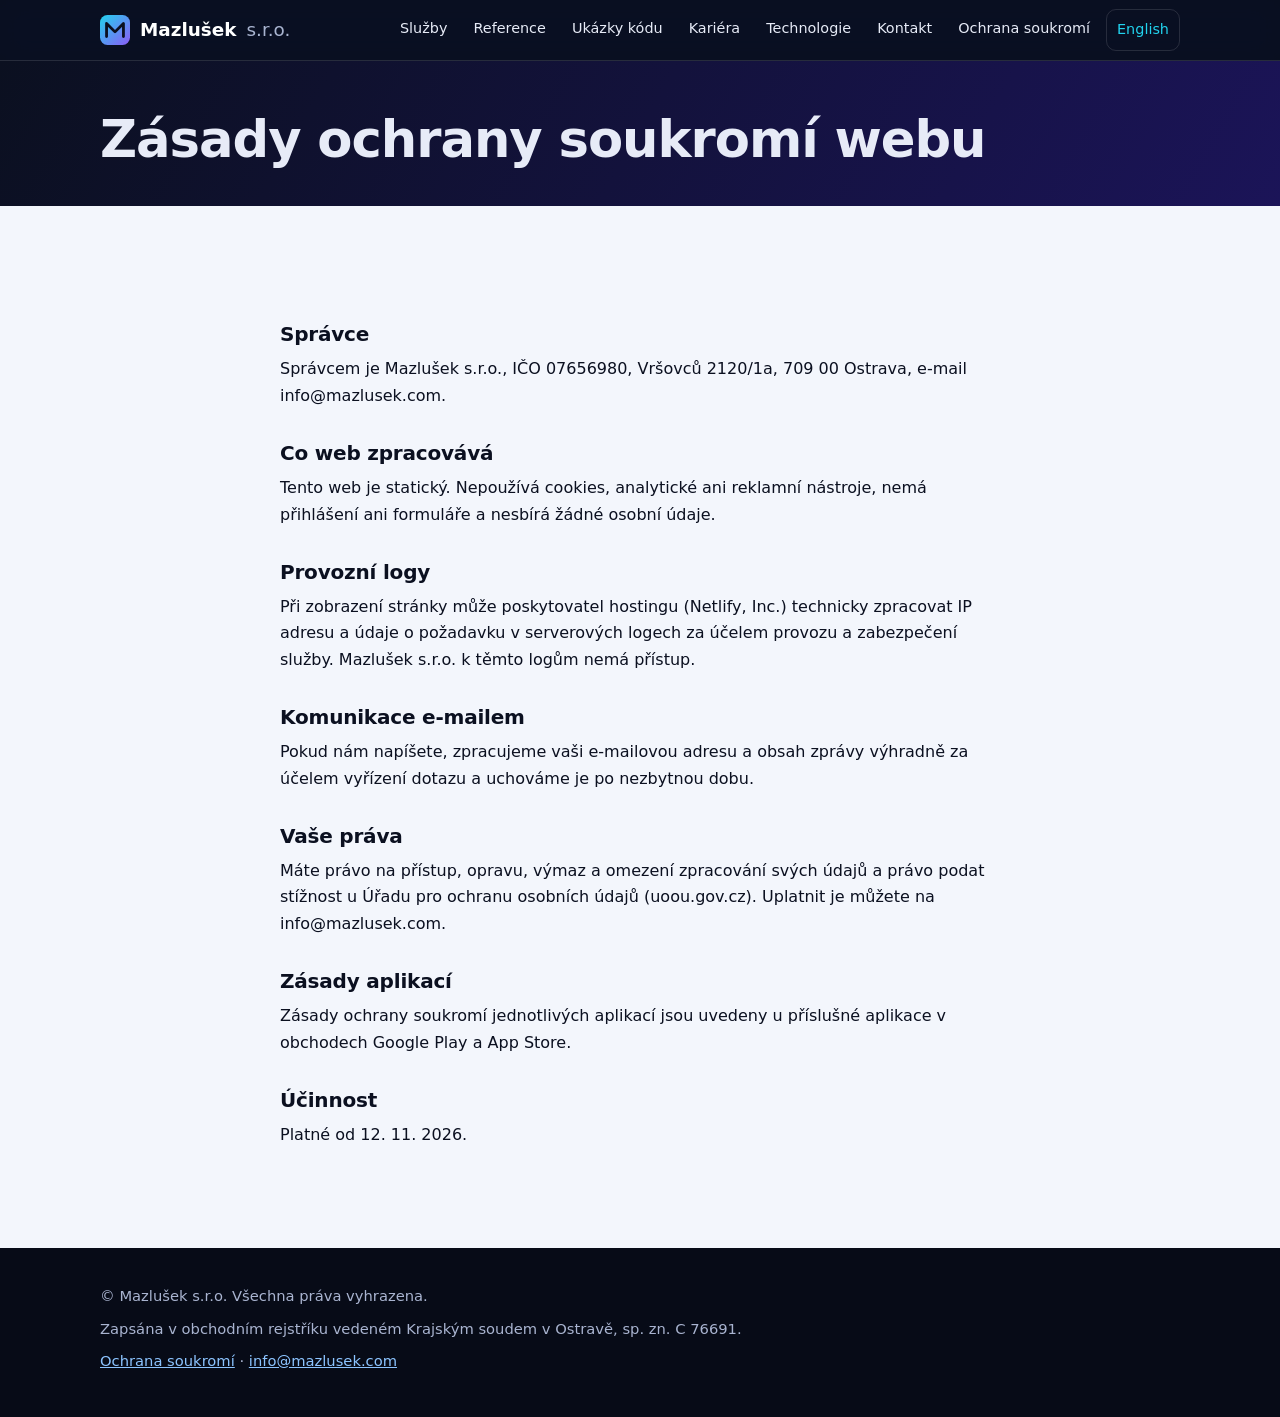
<file: privacy/index.html>
<!DOCTYPE html>
<html lang="cs"><head><meta charset="utf-8"><meta name="google-site-verification" content="a4sPZoX4SZJUFmvdVg86hpUA6UvDwIAtXJYAcFRQhcQ" /><meta name="viewport" content="width=device-width,initial-scale=1"><title>Zásady ochrany soukromí webu – Mazlušek s.r.o.</title><meta name="description" content="Zásady ochrany soukromí webu"><meta name="robots" content="index,follow"><meta name="theme-color" content="#0B1020"><link rel="canonical" href="https://mazlusek.com/privacy/"><link rel="alternate" hreflang="cs" href="https://mazlusek.com/privacy/"><link rel="alternate" hreflang="en" href="https://mazlusek.com/en/privacy/"><link rel="alternate" hreflang="x-default" href="https://mazlusek.com/privacy/"><link rel="icon" href="/favicon.svg" type="image/svg+xml"><link rel="stylesheet" href="/style.css"><script src="/app.js"></script></head><body><svg width="0" height="0" style="position:absolute" aria-hidden="true" focusable="false"><symbol id="logo" viewBox="0 0 32 32"><defs><linearGradient id="lg" x1="0" y1="0" x2="1" y2="1"><stop offset="0" stop-color="#22D3EE"/><stop offset="1" stop-color="#8B5CF6"/></linearGradient></defs><rect width="32" height="32" rx="8" fill="url(#lg)"/><path d="M7 23V9l9 9 9-9v14" fill="none" stroke="#0B1020" stroke-width="3" stroke-linecap="round" stroke-linejoin="round"/></symbol></svg><svg width="0" height="0" style="position:absolute" aria-hidden="true" focusable="false"><symbol id="i-arch" fill="none" stroke="currentColor" stroke-width="1.8" stroke-linecap="round" stroke-linejoin="round"><path d="M12 3 3 8l9 5 9-5-9-5Z"/><path d="m3 13 9 5 9-5"/><path d="m3 17.5 9 5 9-5"/></symbol><symbol id="i-code" fill="none" stroke="currentColor" stroke-width="1.8" stroke-linecap="round" stroke-linejoin="round"><path d="m8 8-5 4 5 4"/><path d="m16 8 5 4-5 4"/><path d="m14 5-4 14"/></symbol><symbol id="i-mobile" fill="none" stroke="currentColor" stroke-width="1.8" stroke-linecap="round" stroke-linejoin="round"><rect x="7" y="2.5" width="10" height="19" rx="2.5"/><path d="M11 18.5h2"/></symbol><symbol id="i-ai" fill="none" stroke="currentColor" stroke-width="1.8" stroke-linecap="round" stroke-linejoin="round"><circle cx="12" cy="12" r="3"/><path d="M12 2v4M12 18v4M2 12h4M18 12h4M5 5l2.8 2.8M16.2 16.2 19 19M19 5l-2.8 2.8M7.8 16.2 5 19"/></symbol><symbol id="i-cloud" fill="none" stroke="currentColor" stroke-width="1.8" stroke-linecap="round" stroke-linejoin="round"><path d="M7 18a4.5 4.5 0 0 1-.6-8.96A6 6 0 0 1 18 10a4 4 0 0 1 0 8H7Z"/></symbol><symbol id="i-refresh" fill="none" stroke="currentColor" stroke-width="1.8" stroke-linecap="round" stroke-linejoin="round"><path d="M20 11a8 8 0 0 0-14-4.5L4 9"/><path d="M4 4v5h5"/><path d="M4 13a8 8 0 0 0 14 4.5L20 15"/><path d="M20 20v-5h-5"/></symbol><symbol id="i-review" fill="none" stroke="currentColor" stroke-width="1.8" stroke-linecap="round" stroke-linejoin="round"><path d="M9 11l2 2 4-4"/><rect x="3.5" y="3.5" width="17" height="17" rx="3"/></symbol><symbol id="i-team" fill="none" stroke="currentColor" stroke-width="1.8" stroke-linecap="round" stroke-linejoin="round"><circle cx="9" cy="8" r="3.2"/><path d="M3 20c0-3.3 2.7-5.5 6-5.5s6 2.2 6 5.5"/><circle cx="17.5" cy="9" r="2.4"/><path d="M17 14.6c2.4.2 4 1.9 4 4.4"/></symbol><symbol id="i-mail" fill="none" stroke="currentColor" stroke-width="1.8" stroke-linecap="round" stroke-linejoin="round"><rect x="3" y="5" width="18" height="14" rx="2.5"/><path d="m4 7 8 6 8-6"/></symbol><symbol id="i-phone" fill="none" stroke="currentColor" stroke-width="1.8" stroke-linecap="round" stroke-linejoin="round"><path d="M5 4h4l2 5-2.5 1.5a11 11 0 0 0 5 5L15 13l5 2v4a2 2 0 0 1-2 2A16 16 0 0 1 3 6a2 2 0 0 1 2-2Z"/></symbol><symbol id="i-pin" fill="none" stroke="currentColor" stroke-width="1.8" stroke-linecap="round" stroke-linejoin="round"><path d="M12 21s7-6.2 7-11.5A7 7 0 0 0 5 9.5C5 14.8 12 21 12 21Z"/><circle cx="12" cy="9.5" r="2.5"/></symbol><symbol id="i-globe" fill="none" stroke="currentColor" stroke-width="1.8" stroke-linecap="round" stroke-linejoin="round"><circle cx="12" cy="12" r="9"/><path d="M3 12h18M12 3c3 3.2 3 14.8 0 18M12 3c-3 3.2-3 14.8 0 18"/></symbol></svg><a class="skip" href="#main">Přeskočit na obsah</a><header class="site-header"><div class="wrap bar"><a class="logo" href="/"><svg class="logo-mark" viewBox="0 0 32 32" aria-hidden="true"><use href="#logo"/></svg>Mazlušek <span>s.r.o.</span></a><button class="menu-btn" type="button" aria-expanded="false" aria-controls="site-nav">Menu</button><nav id="site-nav" class="site-nav" aria-label="Main"><a href="/#services">Služby</a><a href="/#experience">Reference</a><a href="/#code">Ukázky kódu</a><a href="/#career">Kariéra</a><a href="/#tech">Technologie</a><a href="/#contact">Kontakt</a><a href="/privacy/">Ochrana soukromí</a><a class="lang" href="/en/" hreflang="en" lang="en">English</a></nav></div></header><main id="main"><section class="page-hero"><div class="wrap"><h1>Zásady ochrany soukromí webu</h1></div></section><section class="sec light"><div class="wrap prose"><h2>Správce</h2><p>Správcem je Mazlušek s.r.o., IČO 07656980, Vršovců 2120/1a, 709 00 Ostrava, e-mail info@mazlusek.com.</p><h2>Co web zpracovává</h2><p>Tento web je statický. Nepoužívá cookies, analytické ani reklamní nástroje, nemá přihlášení ani formuláře a nesbírá žádné osobní údaje.</p><h2>Provozní logy</h2><p>Při zobrazení stránky může poskytovatel hostingu (Netlify, Inc.) technicky zpracovat IP adresu a údaje o požadavku v serverových logech za účelem provozu a zabezpečení služby. Mazlušek s.r.o. k těmto logům nemá přístup.</p><h2>Komunikace e-mailem</h2><p>Pokud nám napíšete, zpracujeme vaši e-mailovou adresu a obsah zprávy výhradně za účelem vyřízení dotazu a uchováme je po nezbytnou dobu.</p><h2>Vaše práva</h2><p>Máte právo na přístup, opravu, výmaz a omezení zpracování svých údajů a právo podat stížnost u Úřadu pro ochranu osobních údajů (uoou.gov.cz). Uplatnit je můžete na info@mazlusek.com.</p><h2>Zásady aplikací</h2><p>Zásady ochrany soukromí jednotlivých aplikací jsou uvedeny u příslušné aplikace v obchodech Google Play a App Store.</p><h2>Účinnost</h2><p>Platné od 12. 11. 2026.</p></div></section></main><footer class="site-footer"><div class="wrap"><p>© Mazlušek s.r.o. Všechna práva vyhrazena.</p><p class="muted">Zapsána v obchodním rejstříku vedeném Krajským soudem v Ostravě, sp. zn. C 76691.</p><p><a href="/privacy/">Ochrana soukromí</a> · <a href="mailto:info@mazlusek.com">info@mazlusek.com</a></p></div></footer></body></html>
</file>
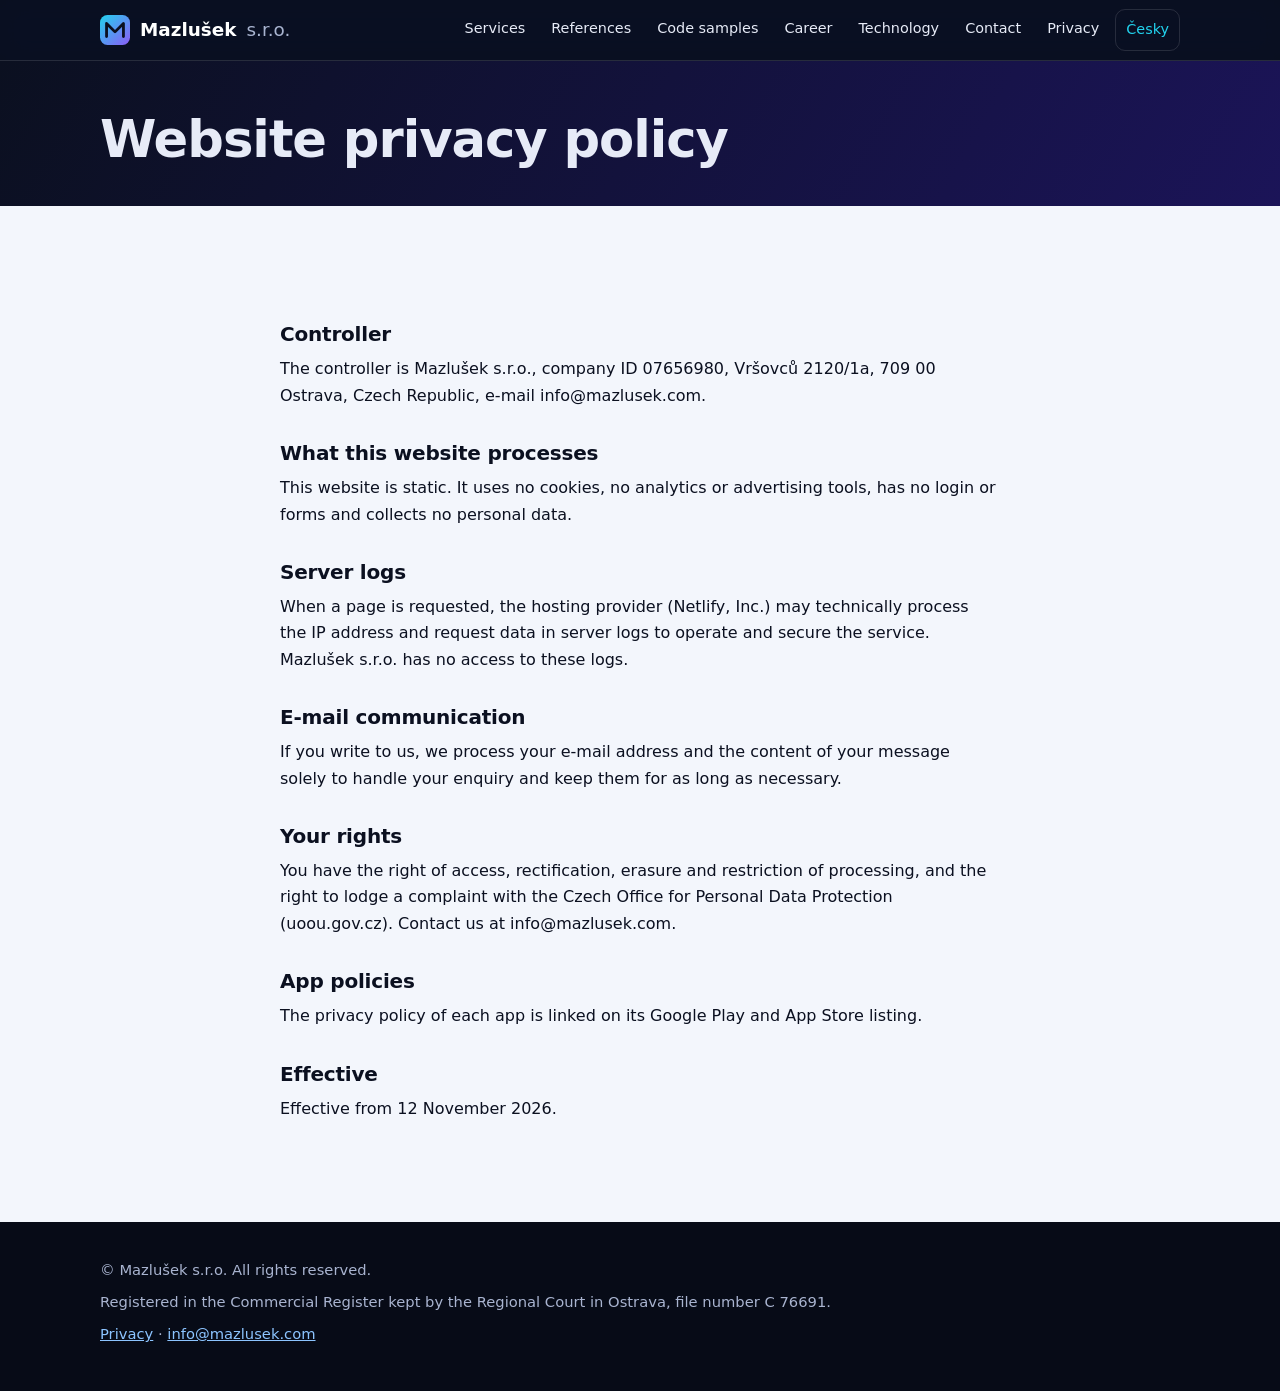
<file: en/privacy/index.html>
<!DOCTYPE html>
<html lang="en"><head><meta charset="utf-8"><meta name="google-site-verification" content="a4sPZoX4SZJUFmvdVg86hpUA6UvDwIAtXJYAcFRQhcQ" /><meta name="viewport" content="width=device-width,initial-scale=1"><title>Website privacy policy – Mazlušek s.r.o.</title><meta name="description" content="Website privacy policy"><meta name="robots" content="index,follow"><meta name="theme-color" content="#0B1020"><link rel="canonical" href="https://mazlusek.com/en/privacy/"><link rel="alternate" hreflang="cs" href="https://mazlusek.com/privacy/"><link rel="alternate" hreflang="en" href="https://mazlusek.com/en/privacy/"><link rel="alternate" hreflang="x-default" href="https://mazlusek.com/privacy/"><link rel="icon" href="/favicon.svg" type="image/svg+xml"><link rel="stylesheet" href="/style.css"><script src="/app.js"></script></head><body><svg width="0" height="0" style="position:absolute" aria-hidden="true" focusable="false"><symbol id="logo" viewBox="0 0 32 32"><defs><linearGradient id="lg" x1="0" y1="0" x2="1" y2="1"><stop offset="0" stop-color="#22D3EE"/><stop offset="1" stop-color="#8B5CF6"/></linearGradient></defs><rect width="32" height="32" rx="8" fill="url(#lg)"/><path d="M7 23V9l9 9 9-9v14" fill="none" stroke="#0B1020" stroke-width="3" stroke-linecap="round" stroke-linejoin="round"/></symbol></svg><svg width="0" height="0" style="position:absolute" aria-hidden="true" focusable="false"><symbol id="i-arch" fill="none" stroke="currentColor" stroke-width="1.8" stroke-linecap="round" stroke-linejoin="round"><path d="M12 3 3 8l9 5 9-5-9-5Z"/><path d="m3 13 9 5 9-5"/><path d="m3 17.5 9 5 9-5"/></symbol><symbol id="i-code" fill="none" stroke="currentColor" stroke-width="1.8" stroke-linecap="round" stroke-linejoin="round"><path d="m8 8-5 4 5 4"/><path d="m16 8 5 4-5 4"/><path d="m14 5-4 14"/></symbol><symbol id="i-mobile" fill="none" stroke="currentColor" stroke-width="1.8" stroke-linecap="round" stroke-linejoin="round"><rect x="7" y="2.5" width="10" height="19" rx="2.5"/><path d="M11 18.5h2"/></symbol><symbol id="i-ai" fill="none" stroke="currentColor" stroke-width="1.8" stroke-linecap="round" stroke-linejoin="round"><circle cx="12" cy="12" r="3"/><path d="M12 2v4M12 18v4M2 12h4M18 12h4M5 5l2.8 2.8M16.2 16.2 19 19M19 5l-2.8 2.8M7.8 16.2 5 19"/></symbol><symbol id="i-cloud" fill="none" stroke="currentColor" stroke-width="1.8" stroke-linecap="round" stroke-linejoin="round"><path d="M7 18a4.5 4.5 0 0 1-.6-8.96A6 6 0 0 1 18 10a4 4 0 0 1 0 8H7Z"/></symbol><symbol id="i-refresh" fill="none" stroke="currentColor" stroke-width="1.8" stroke-linecap="round" stroke-linejoin="round"><path d="M20 11a8 8 0 0 0-14-4.5L4 9"/><path d="M4 4v5h5"/><path d="M4 13a8 8 0 0 0 14 4.5L20 15"/><path d="M20 20v-5h-5"/></symbol><symbol id="i-review" fill="none" stroke="currentColor" stroke-width="1.8" stroke-linecap="round" stroke-linejoin="round"><path d="M9 11l2 2 4-4"/><rect x="3.5" y="3.5" width="17" height="17" rx="3"/></symbol><symbol id="i-team" fill="none" stroke="currentColor" stroke-width="1.8" stroke-linecap="round" stroke-linejoin="round"><circle cx="9" cy="8" r="3.2"/><path d="M3 20c0-3.3 2.7-5.5 6-5.5s6 2.2 6 5.5"/><circle cx="17.5" cy="9" r="2.4"/><path d="M17 14.6c2.4.2 4 1.9 4 4.4"/></symbol><symbol id="i-mail" fill="none" stroke="currentColor" stroke-width="1.8" stroke-linecap="round" stroke-linejoin="round"><rect x="3" y="5" width="18" height="14" rx="2.5"/><path d="m4 7 8 6 8-6"/></symbol><symbol id="i-phone" fill="none" stroke="currentColor" stroke-width="1.8" stroke-linecap="round" stroke-linejoin="round"><path d="M5 4h4l2 5-2.5 1.5a11 11 0 0 0 5 5L15 13l5 2v4a2 2 0 0 1-2 2A16 16 0 0 1 3 6a2 2 0 0 1 2-2Z"/></symbol><symbol id="i-pin" fill="none" stroke="currentColor" stroke-width="1.8" stroke-linecap="round" stroke-linejoin="round"><path d="M12 21s7-6.2 7-11.5A7 7 0 0 0 5 9.5C5 14.8 12 21 12 21Z"/><circle cx="12" cy="9.5" r="2.5"/></symbol><symbol id="i-globe" fill="none" stroke="currentColor" stroke-width="1.8" stroke-linecap="round" stroke-linejoin="round"><circle cx="12" cy="12" r="9"/><path d="M3 12h18M12 3c3 3.2 3 14.8 0 18M12 3c-3 3.2-3 14.8 0 18"/></symbol></svg><a class="skip" href="#main">Skip to content</a><header class="site-header"><div class="wrap bar"><a class="logo" href="/en/"><svg class="logo-mark" viewBox="0 0 32 32" aria-hidden="true"><use href="#logo"/></svg>Mazlušek <span>s.r.o.</span></a><button class="menu-btn" type="button" aria-expanded="false" aria-controls="site-nav">Menu</button><nav id="site-nav" class="site-nav" aria-label="Main"><a href="/en/#services">Services</a><a href="/en/#experience">References</a><a href="/en/#code">Code samples</a><a href="/en/#career">Career</a><a href="/en/#tech">Technology</a><a href="/en/#contact">Contact</a><a href="/en/privacy/">Privacy</a><a class="lang" href="/" hreflang="cs" lang="cs">Česky</a></nav></div></header><main id="main"><section class="page-hero"><div class="wrap"><h1>Website privacy policy</h1></div></section><section class="sec light"><div class="wrap prose"><h2>Controller</h2><p>The controller is Mazlušek s.r.o., company ID 07656980, Vršovců 2120/1a, 709 00 Ostrava, Czech Republic, e-mail info@mazlusek.com.</p><h2>What this website processes</h2><p>This website is static. It uses no cookies, no analytics or advertising tools, has no login or forms and collects no personal data.</p><h2>Server logs</h2><p>When a page is requested, the hosting provider (Netlify, Inc.) may technically process the IP address and request data in server logs to operate and secure the service. Mazlušek s.r.o. has no access to these logs.</p><h2>E-mail communication</h2><p>If you write to us, we process your e-mail address and the content of your message solely to handle your enquiry and keep them for as long as necessary.</p><h2>Your rights</h2><p>You have the right of access, rectification, erasure and restriction of processing, and the right to lodge a complaint with the Czech Office for Personal Data Protection (uoou.gov.cz). Contact us at info@mazlusek.com.</p><h2>App policies</h2><p>The privacy policy of each app is linked on its Google Play and App Store listing.</p><h2>Effective</h2><p>Effective from 12 November 2026.</p></div></section></main><footer class="site-footer"><div class="wrap"><p>© Mazlušek s.r.o. All rights reserved.</p><p class="muted">Registered in the Commercial Register kept by the Regional Court in Ostrava, file number C 76691.</p><p><a href="/en/privacy/">Privacy</a> · <a href="mailto:info@mazlusek.com">info@mazlusek.com</a></p></div></footer></body></html>
</file>
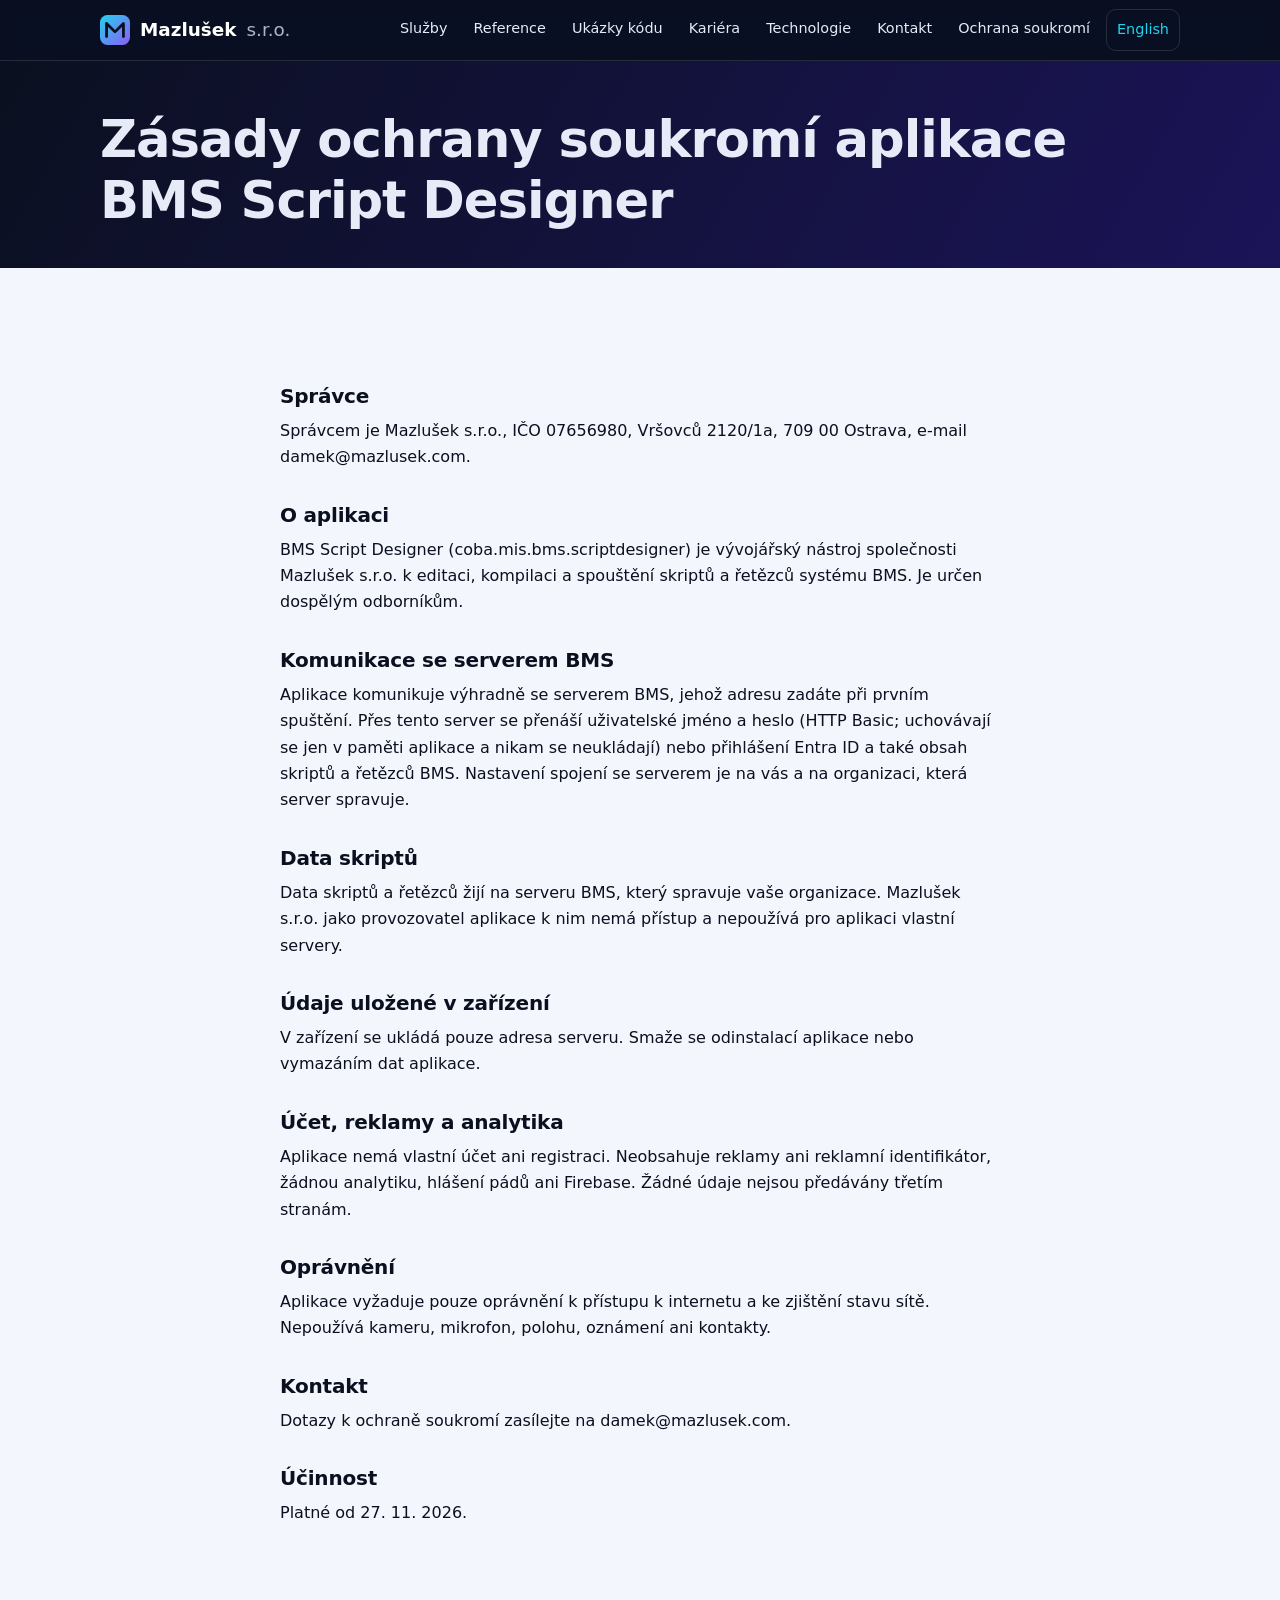
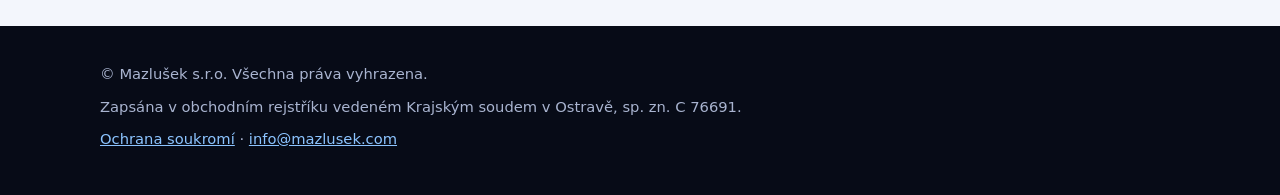
<file: privacy/bms-script-designer/index.html>
<!DOCTYPE html>
<html lang="cs"><head><meta charset="utf-8"><meta name="google-site-verification" content="a4sPZoX4SZJUFmvdVg86hpUA6UvDwIAtXJYAcFRQhcQ" /><meta name="viewport" content="width=device-width,initial-scale=1"><title>Zásady ochrany soukromí aplikace BMS Script Designer – Mazlušek s.r.o.</title><meta name="description" content="Zásady ochrany soukromí aplikace BMS Script Designer"><meta name="robots" content="index,follow"><meta name="theme-color" content="#0B1020"><link rel="canonical" href="https://mazlusek.com/privacy/bms-script-designer/"><link rel="alternate" hreflang="cs" href="https://mazlusek.com/privacy/bms-script-designer/"><link rel="alternate" hreflang="en" href="https://mazlusek.com/en/privacy/bms-script-designer/"><link rel="alternate" hreflang="x-default" href="https://mazlusek.com/privacy/bms-script-designer/"><link rel="icon" href="/favicon.svg" type="image/svg+xml"><link rel="stylesheet" href="/style.css"><script src="/app.js"></script></head><body><svg width="0" height="0" style="position:absolute" aria-hidden="true" focusable="false"><symbol id="logo" viewBox="0 0 32 32"><defs><linearGradient id="lg" x1="0" y1="0" x2="1" y2="1"><stop offset="0" stop-color="#22D3EE"/><stop offset="1" stop-color="#8B5CF6"/></linearGradient></defs><rect width="32" height="32" rx="8" fill="url(#lg)"/><path d="M7 23V9l9 9 9-9v14" fill="none" stroke="#0B1020" stroke-width="3" stroke-linecap="round" stroke-linejoin="round"/></symbol></svg><svg width="0" height="0" style="position:absolute" aria-hidden="true" focusable="false"><symbol id="i-arch" fill="none" stroke="currentColor" stroke-width="1.8" stroke-linecap="round" stroke-linejoin="round"><path d="M12 3 3 8l9 5 9-5-9-5Z"/><path d="m3 13 9 5 9-5"/><path d="m3 17.5 9 5 9-5"/></symbol><symbol id="i-code" fill="none" stroke="currentColor" stroke-width="1.8" stroke-linecap="round" stroke-linejoin="round"><path d="m8 8-5 4 5 4"/><path d="m16 8 5 4-5 4"/><path d="m14 5-4 14"/></symbol><symbol id="i-mobile" fill="none" stroke="currentColor" stroke-width="1.8" stroke-linecap="round" stroke-linejoin="round"><rect x="7" y="2.5" width="10" height="19" rx="2.5"/><path d="M11 18.5h2"/></symbol><symbol id="i-ai" fill="none" stroke="currentColor" stroke-width="1.8" stroke-linecap="round" stroke-linejoin="round"><circle cx="12" cy="12" r="3"/><path d="M12 2v4M12 18v4M2 12h4M18 12h4M5 5l2.8 2.8M16.2 16.2 19 19M19 5l-2.8 2.8M7.8 16.2 5 19"/></symbol><symbol id="i-cloud" fill="none" stroke="currentColor" stroke-width="1.8" stroke-linecap="round" stroke-linejoin="round"><path d="M7 18a4.5 4.5 0 0 1-.6-8.96A6 6 0 0 1 18 10a4 4 0 0 1 0 8H7Z"/></symbol><symbol id="i-refresh" fill="none" stroke="currentColor" stroke-width="1.8" stroke-linecap="round" stroke-linejoin="round"><path d="M20 11a8 8 0 0 0-14-4.5L4 9"/><path d="M4 4v5h5"/><path d="M4 13a8 8 0 0 0 14 4.5L20 15"/><path d="M20 20v-5h-5"/></symbol><symbol id="i-review" fill="none" stroke="currentColor" stroke-width="1.8" stroke-linecap="round" stroke-linejoin="round"><path d="M9 11l2 2 4-4"/><rect x="3.5" y="3.5" width="17" height="17" rx="3"/></symbol><symbol id="i-team" fill="none" stroke="currentColor" stroke-width="1.8" stroke-linecap="round" stroke-linejoin="round"><circle cx="9" cy="8" r="3.2"/><path d="M3 20c0-3.3 2.7-5.5 6-5.5s6 2.2 6 5.5"/><circle cx="17.5" cy="9" r="2.4"/><path d="M17 14.6c2.4.2 4 1.9 4 4.4"/></symbol><symbol id="i-mail" fill="none" stroke="currentColor" stroke-width="1.8" stroke-linecap="round" stroke-linejoin="round"><rect x="3" y="5" width="18" height="14" rx="2.5"/><path d="m4 7 8 6 8-6"/></symbol><symbol id="i-phone" fill="none" stroke="currentColor" stroke-width="1.8" stroke-linecap="round" stroke-linejoin="round"><path d="M5 4h4l2 5-2.5 1.5a11 11 0 0 0 5 5L15 13l5 2v4a2 2 0 0 1-2 2A16 16 0 0 1 3 6a2 2 0 0 1 2-2Z"/></symbol><symbol id="i-pin" fill="none" stroke="currentColor" stroke-width="1.8" stroke-linecap="round" stroke-linejoin="round"><path d="M12 21s7-6.2 7-11.5A7 7 0 0 0 5 9.5C5 14.8 12 21 12 21Z"/><circle cx="12" cy="9.5" r="2.5"/></symbol><symbol id="i-globe" fill="none" stroke="currentColor" stroke-width="1.8" stroke-linecap="round" stroke-linejoin="round"><circle cx="12" cy="12" r="9"/><path d="M3 12h18M12 3c3 3.2 3 14.8 0 18M12 3c-3 3.2-3 14.8 0 18"/></symbol></svg><a class="skip" href="#main">Přeskočit na obsah</a><header class="site-header"><div class="wrap bar"><a class="logo" href="/"><svg class="logo-mark" viewBox="0 0 32 32" aria-hidden="true"><use href="#logo"/></svg>Mazlušek <span>s.r.o.</span></a><button class="menu-btn" type="button" aria-expanded="false" aria-controls="site-nav">Menu</button><nav id="site-nav" class="site-nav" aria-label="Main"><a href="/#services">Služby</a><a href="/#experience">Reference</a><a href="/#code">Ukázky kódu</a><a href="/#career">Kariéra</a><a href="/#tech">Technologie</a><a href="/#contact">Kontakt</a><a href="/privacy/">Ochrana soukromí</a><a class="lang" href="/en/" hreflang="en" lang="en">English</a></nav></div></header><main id="main"><section class="page-hero"><div class="wrap"><h1>Zásady ochrany soukromí aplikace BMS Script Designer</h1></div></section><section class="sec light"><div class="wrap prose"><h2>Správce</h2><p>Správcem je Mazlušek s.r.o., IČO 07656980, Vršovců 2120/1a, 709 00 Ostrava, e-mail damek@mazlusek.com.</p><h2>O aplikaci</h2><p>BMS Script Designer (coba.mis.bms.scriptdesigner) je vývojářský nástroj společnosti Mazlušek s.r.o. k editaci, kompilaci a spouštění skriptů a řetězců systému BMS. Je určen dospělým odborníkům.</p><h2>Komunikace se serverem BMS</h2><p>Aplikace komunikuje výhradně se serverem BMS, jehož adresu zadáte při prvním spuštění. Přes tento server se přenáší uživatelské jméno a heslo (HTTP Basic; uchovávají se jen v paměti aplikace a nikam se neukládají) nebo přihlášení Entra ID a také obsah skriptů a řetězců BMS. Nastavení spojení se serverem je na vás a na organizaci, která server spravuje.</p><h2>Data skriptů</h2><p>Data skriptů a řetězců žijí na serveru BMS, který spravuje vaše organizace. Mazlušek s.r.o. jako provozovatel aplikace k nim nemá přístup a nepoužívá pro aplikaci vlastní servery.</p><h2>Údaje uložené v zařízení</h2><p>V zařízení se ukládá pouze adresa serveru. Smaže se odinstalací aplikace nebo vymazáním dat aplikace.</p><h2>Účet, reklamy a analytika</h2><p>Aplikace nemá vlastní účet ani registraci. Neobsahuje reklamy ani reklamní identifikátor, žádnou analytiku, hlášení pádů ani Firebase. Žádné údaje nejsou předávány třetím stranám.</p><h2>Oprávnění</h2><p>Aplikace vyžaduje pouze oprávnění k přístupu k internetu a ke zjištění stavu sítě. Nepoužívá kameru, mikrofon, polohu, oznámení ani kontakty.</p><h2>Kontakt</h2><p>Dotazy k ochraně soukromí zasílejte na damek@mazlusek.com.</p><h2>Účinnost</h2><p>Platné od 27. 11. 2026.</p></div></section></main><footer class="site-footer"><div class="wrap"><p>© Mazlušek s.r.o. Všechna práva vyhrazena.</p><p class="muted">Zapsána v obchodním rejstříku vedeném Krajským soudem v Ostravě, sp. zn. C 76691.</p><p><a href="/privacy/">Ochrana soukromí</a> · <a href="mailto:info@mazlusek.com">info@mazlusek.com</a></p></div></footer></body></html>
</file>
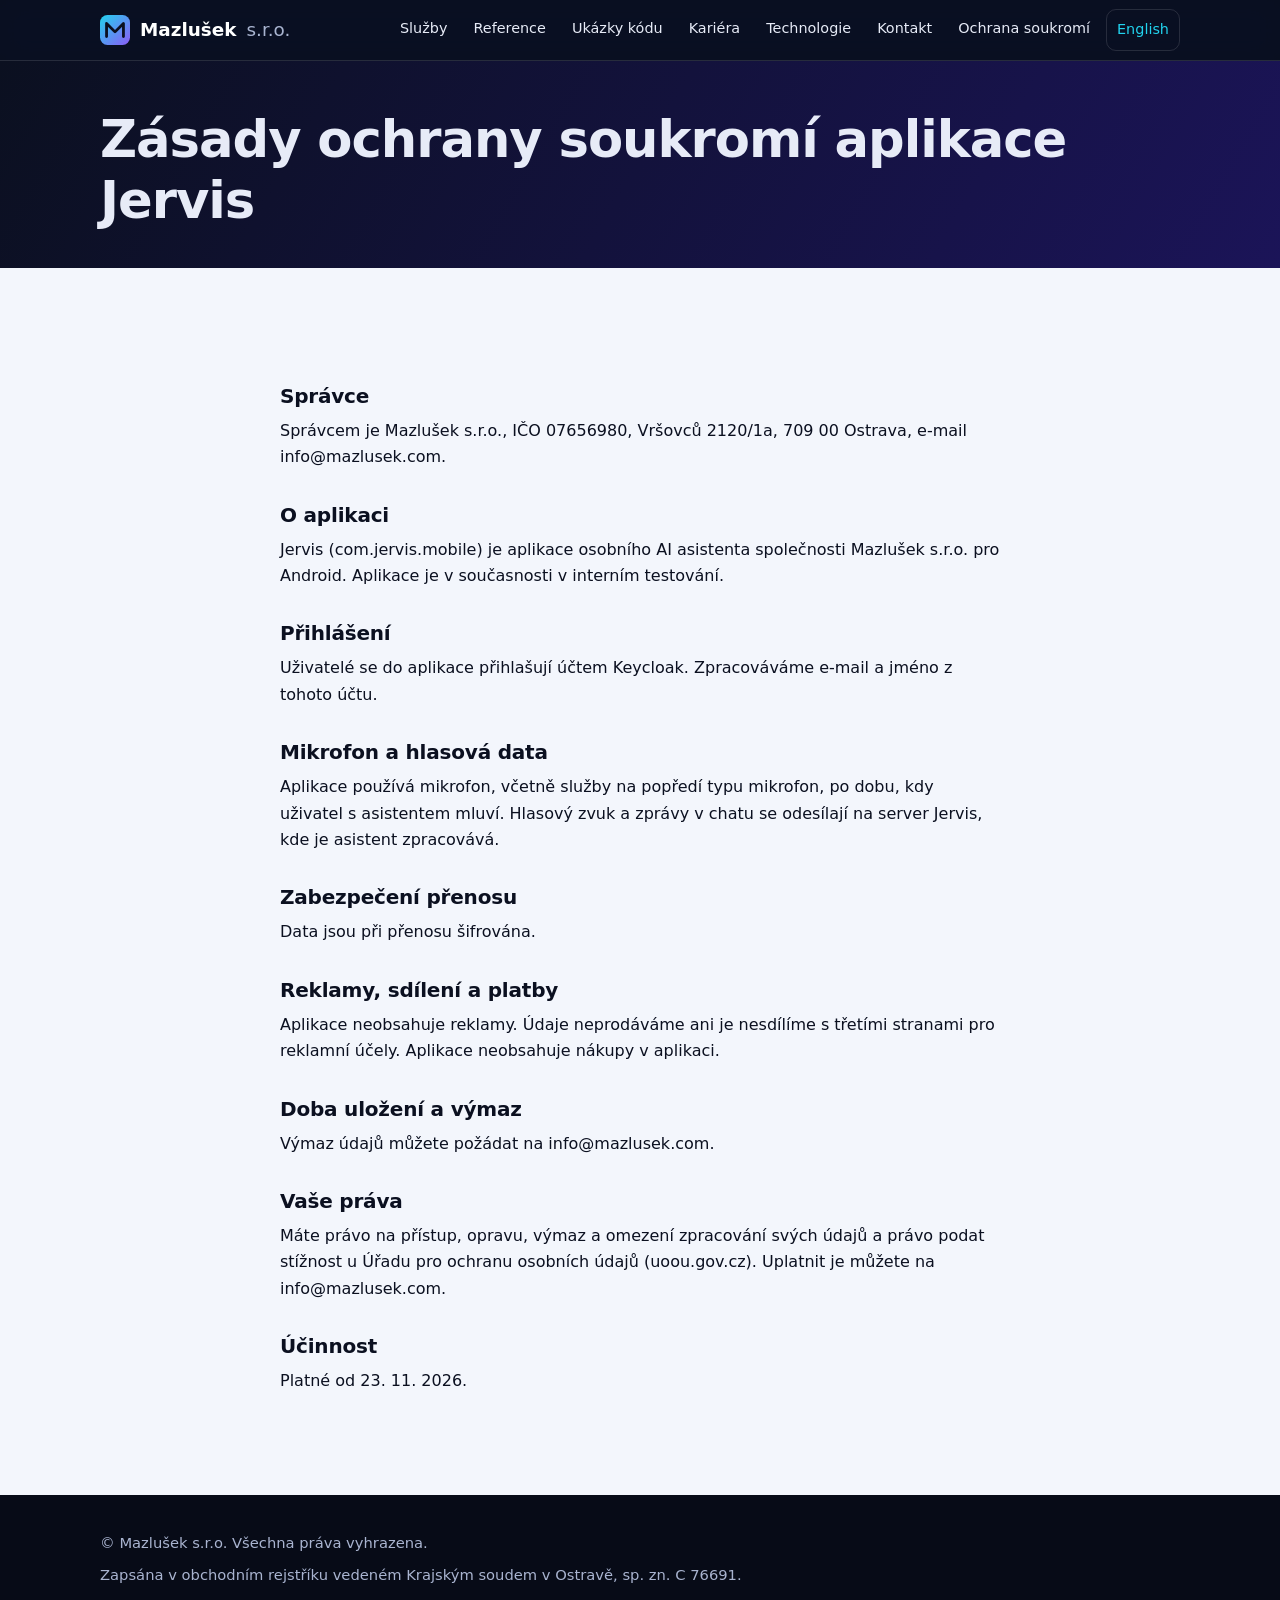
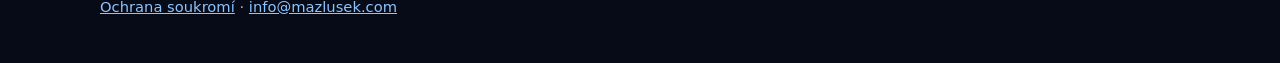
<file: privacy/jervis/index.html>
<!DOCTYPE html>
<html lang="cs"><head><meta charset="utf-8"><meta name="google-site-verification" content="a4sPZoX4SZJUFmvdVg86hpUA6UvDwIAtXJYAcFRQhcQ" /><meta name="viewport" content="width=device-width,initial-scale=1"><title>Zásady ochrany soukromí aplikace Jervis – Mazlušek s.r.o.</title><meta name="description" content="Zásady ochrany soukromí aplikace Jervis"><meta name="robots" content="index,follow"><meta name="theme-color" content="#0B1020"><link rel="canonical" href="https://mazlusek.com/privacy/jervis/"><link rel="alternate" hreflang="cs" href="https://mazlusek.com/privacy/jervis/"><link rel="alternate" hreflang="en" href="https://mazlusek.com/en/privacy/jervis/"><link rel="alternate" hreflang="x-default" href="https://mazlusek.com/privacy/jervis/"><link rel="icon" href="/favicon.svg" type="image/svg+xml"><link rel="stylesheet" href="/style.css"><script src="/app.js"></script></head><body><svg width="0" height="0" style="position:absolute" aria-hidden="true" focusable="false"><symbol id="logo" viewBox="0 0 32 32"><defs><linearGradient id="lg" x1="0" y1="0" x2="1" y2="1"><stop offset="0" stop-color="#22D3EE"/><stop offset="1" stop-color="#8B5CF6"/></linearGradient></defs><rect width="32" height="32" rx="8" fill="url(#lg)"/><path d="M7 23V9l9 9 9-9v14" fill="none" stroke="#0B1020" stroke-width="3" stroke-linecap="round" stroke-linejoin="round"/></symbol></svg><svg width="0" height="0" style="position:absolute" aria-hidden="true" focusable="false"><symbol id="i-arch" fill="none" stroke="currentColor" stroke-width="1.8" stroke-linecap="round" stroke-linejoin="round"><path d="M12 3 3 8l9 5 9-5-9-5Z"/><path d="m3 13 9 5 9-5"/><path d="m3 17.5 9 5 9-5"/></symbol><symbol id="i-code" fill="none" stroke="currentColor" stroke-width="1.8" stroke-linecap="round" stroke-linejoin="round"><path d="m8 8-5 4 5 4"/><path d="m16 8 5 4-5 4"/><path d="m14 5-4 14"/></symbol><symbol id="i-mobile" fill="none" stroke="currentColor" stroke-width="1.8" stroke-linecap="round" stroke-linejoin="round"><rect x="7" y="2.5" width="10" height="19" rx="2.5"/><path d="M11 18.5h2"/></symbol><symbol id="i-ai" fill="none" stroke="currentColor" stroke-width="1.8" stroke-linecap="round" stroke-linejoin="round"><circle cx="12" cy="12" r="3"/><path d="M12 2v4M12 18v4M2 12h4M18 12h4M5 5l2.8 2.8M16.2 16.2 19 19M19 5l-2.8 2.8M7.8 16.2 5 19"/></symbol><symbol id="i-cloud" fill="none" stroke="currentColor" stroke-width="1.8" stroke-linecap="round" stroke-linejoin="round"><path d="M7 18a4.5 4.5 0 0 1-.6-8.96A6 6 0 0 1 18 10a4 4 0 0 1 0 8H7Z"/></symbol><symbol id="i-refresh" fill="none" stroke="currentColor" stroke-width="1.8" stroke-linecap="round" stroke-linejoin="round"><path d="M20 11a8 8 0 0 0-14-4.5L4 9"/><path d="M4 4v5h5"/><path d="M4 13a8 8 0 0 0 14 4.5L20 15"/><path d="M20 20v-5h-5"/></symbol><symbol id="i-review" fill="none" stroke="currentColor" stroke-width="1.8" stroke-linecap="round" stroke-linejoin="round"><path d="M9 11l2 2 4-4"/><rect x="3.5" y="3.5" width="17" height="17" rx="3"/></symbol><symbol id="i-team" fill="none" stroke="currentColor" stroke-width="1.8" stroke-linecap="round" stroke-linejoin="round"><circle cx="9" cy="8" r="3.2"/><path d="M3 20c0-3.3 2.7-5.5 6-5.5s6 2.2 6 5.5"/><circle cx="17.5" cy="9" r="2.4"/><path d="M17 14.6c2.4.2 4 1.9 4 4.4"/></symbol><symbol id="i-mail" fill="none" stroke="currentColor" stroke-width="1.8" stroke-linecap="round" stroke-linejoin="round"><rect x="3" y="5" width="18" height="14" rx="2.5"/><path d="m4 7 8 6 8-6"/></symbol><symbol id="i-phone" fill="none" stroke="currentColor" stroke-width="1.8" stroke-linecap="round" stroke-linejoin="round"><path d="M5 4h4l2 5-2.5 1.5a11 11 0 0 0 5 5L15 13l5 2v4a2 2 0 0 1-2 2A16 16 0 0 1 3 6a2 2 0 0 1 2-2Z"/></symbol><symbol id="i-pin" fill="none" stroke="currentColor" stroke-width="1.8" stroke-linecap="round" stroke-linejoin="round"><path d="M12 21s7-6.2 7-11.5A7 7 0 0 0 5 9.5C5 14.8 12 21 12 21Z"/><circle cx="12" cy="9.5" r="2.5"/></symbol><symbol id="i-globe" fill="none" stroke="currentColor" stroke-width="1.8" stroke-linecap="round" stroke-linejoin="round"><circle cx="12" cy="12" r="9"/><path d="M3 12h18M12 3c3 3.2 3 14.8 0 18M12 3c-3 3.2-3 14.8 0 18"/></symbol></svg><a class="skip" href="#main">Přeskočit na obsah</a><header class="site-header"><div class="wrap bar"><a class="logo" href="/"><svg class="logo-mark" viewBox="0 0 32 32" aria-hidden="true"><use href="#logo"/></svg>Mazlušek <span>s.r.o.</span></a><button class="menu-btn" type="button" aria-expanded="false" aria-controls="site-nav">Menu</button><nav id="site-nav" class="site-nav" aria-label="Main"><a href="/#services">Služby</a><a href="/#experience">Reference</a><a href="/#code">Ukázky kódu</a><a href="/#career">Kariéra</a><a href="/#tech">Technologie</a><a href="/#contact">Kontakt</a><a href="/privacy/">Ochrana soukromí</a><a class="lang" href="/en/" hreflang="en" lang="en">English</a></nav></div></header><main id="main"><section class="page-hero"><div class="wrap"><h1>Zásady ochrany soukromí aplikace Jervis</h1></div></section><section class="sec light"><div class="wrap prose"><h2>Správce</h2><p>Správcem je Mazlušek s.r.o., IČO 07656980, Vršovců 2120/1a, 709 00 Ostrava, e-mail info@mazlusek.com.</p><h2>O aplikaci</h2><p>Jervis (com.jervis.mobile) je aplikace osobního AI asistenta společnosti Mazlušek s.r.o. pro Android. Aplikace je v současnosti v interním testování.</p><h2>Přihlášení</h2><p>Uživatelé se do aplikace přihlašují účtem Keycloak. Zpracováváme e-mail a jméno z tohoto účtu.</p><h2>Mikrofon a hlasová data</h2><p>Aplikace používá mikrofon, včetně služby na popředí typu mikrofon, po dobu, kdy uživatel s asistentem mluví. Hlasový zvuk a zprávy v chatu se odesílají na server Jervis, kde je asistent zpracovává.</p><h2>Zabezpečení přenosu</h2><p>Data jsou při přenosu šifrována.</p><h2>Reklamy, sdílení a platby</h2><p>Aplikace neobsahuje reklamy. Údaje neprodáváme ani je nesdílíme s třetími stranami pro reklamní účely. Aplikace neobsahuje nákupy v aplikaci.</p><h2>Doba uložení a výmaz</h2><p>Výmaz údajů můžete požádat na info@mazlusek.com.</p><h2>Vaše práva</h2><p>Máte právo na přístup, opravu, výmaz a omezení zpracování svých údajů a právo podat stížnost u Úřadu pro ochranu osobních údajů (uoou.gov.cz). Uplatnit je můžete na info@mazlusek.com.</p><h2>Účinnost</h2><p>Platné od 23. 11. 2026.</p></div></section></main><footer class="site-footer"><div class="wrap"><p>© Mazlušek s.r.o. Všechna práva vyhrazena.</p><p class="muted">Zapsána v obchodním rejstříku vedeném Krajským soudem v Ostravě, sp. zn. C 76691.</p><p><a href="/privacy/">Ochrana soukromí</a> · <a href="mailto:info@mazlusek.com">info@mazlusek.com</a></p></div></footer></body></html>
</file>
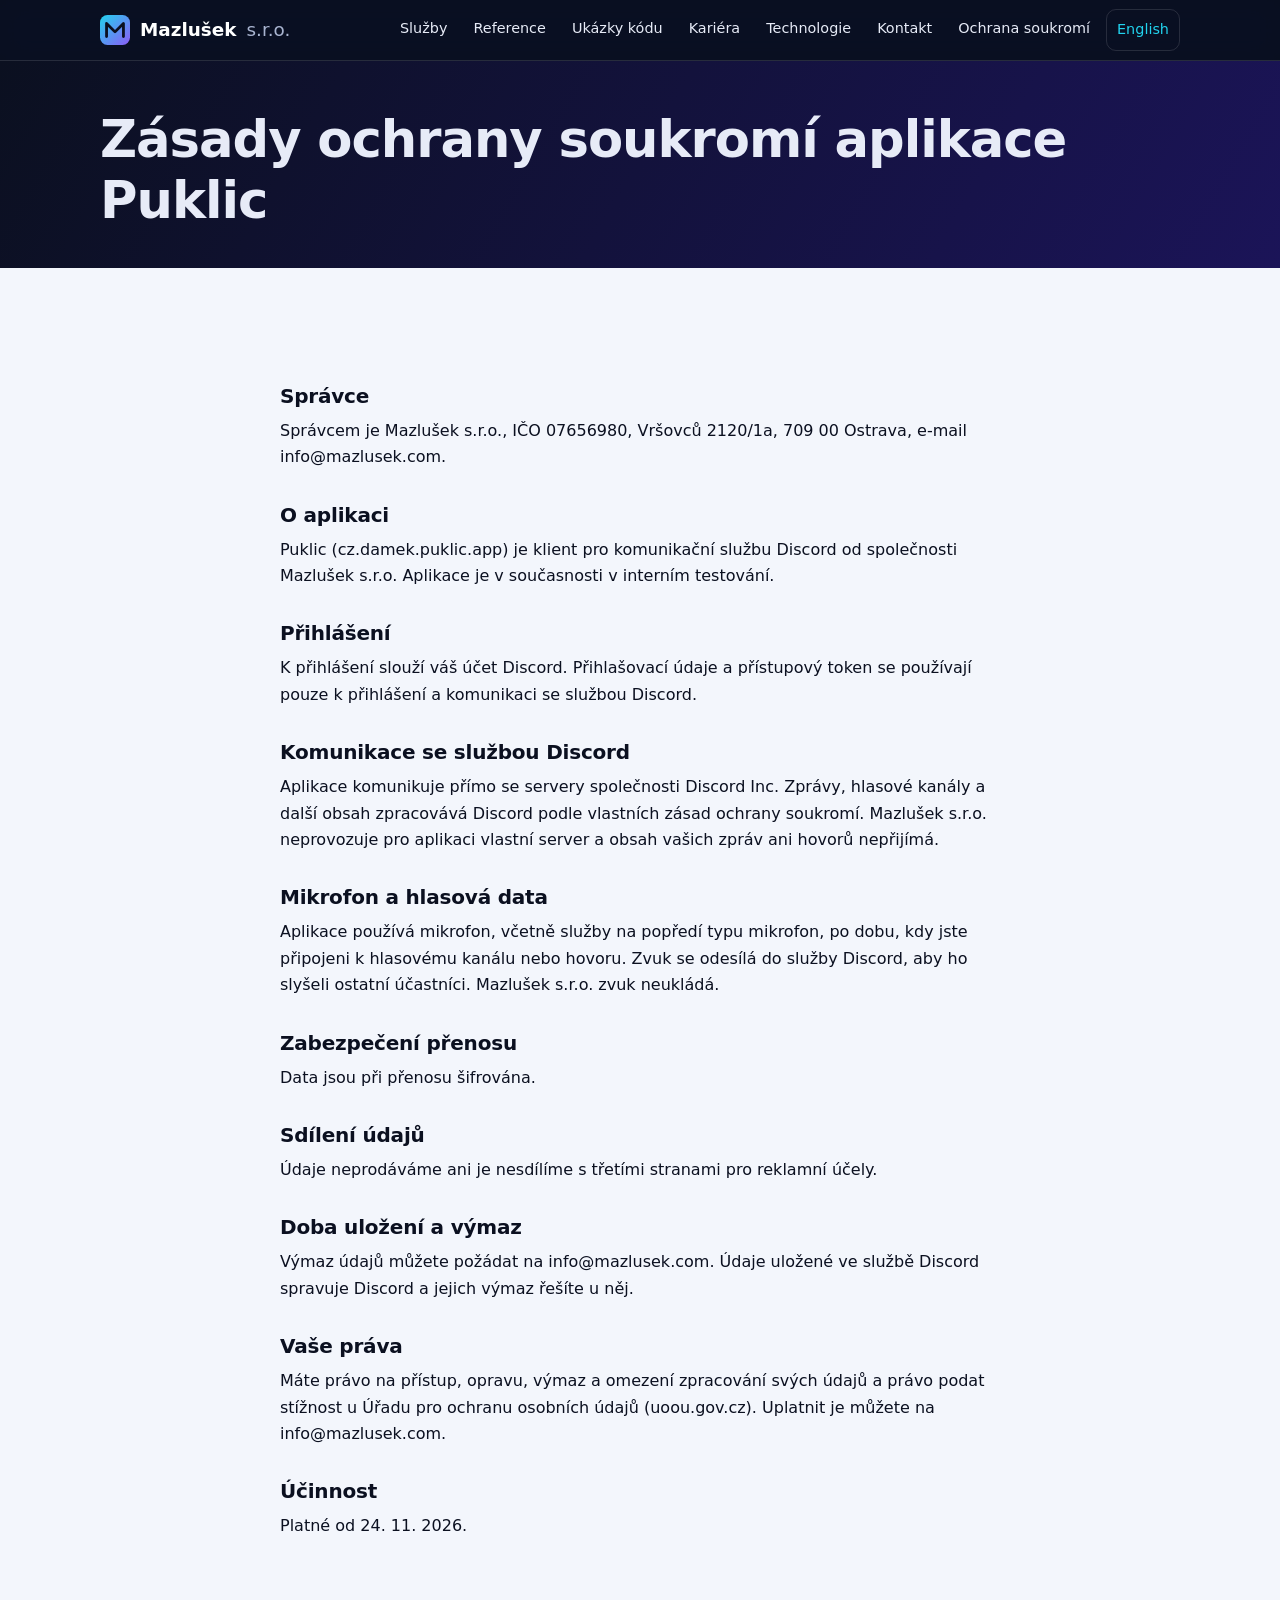
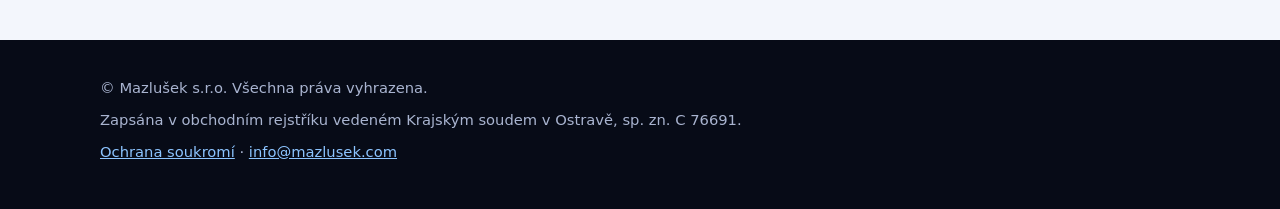
<file: privacy/puklic/index.html>
<!DOCTYPE html>
<html lang="cs"><head><meta charset="utf-8"><meta name="google-site-verification" content="a4sPZoX4SZJUFmvdVg86hpUA6UvDwIAtXJYAcFRQhcQ" /><meta name="viewport" content="width=device-width,initial-scale=1"><title>Zásady ochrany soukromí aplikace Puklic – Mazlušek s.r.o.</title><meta name="description" content="Zásady ochrany soukromí aplikace Puklic"><meta name="robots" content="index,follow"><meta name="theme-color" content="#0B1020"><link rel="canonical" href="https://mazlusek.com/privacy/puklic/"><link rel="alternate" hreflang="cs" href="https://mazlusek.com/privacy/puklic/"><link rel="alternate" hreflang="en" href="https://mazlusek.com/en/privacy/puklic/"><link rel="alternate" hreflang="x-default" href="https://mazlusek.com/privacy/puklic/"><link rel="icon" href="/favicon.svg" type="image/svg+xml"><link rel="stylesheet" href="/style.css"><script src="/app.js"></script></head><body><svg width="0" height="0" style="position:absolute" aria-hidden="true" focusable="false"><symbol id="logo" viewBox="0 0 32 32"><defs><linearGradient id="lg" x1="0" y1="0" x2="1" y2="1"><stop offset="0" stop-color="#22D3EE"/><stop offset="1" stop-color="#8B5CF6"/></linearGradient></defs><rect width="32" height="32" rx="8" fill="url(#lg)"/><path d="M7 23V9l9 9 9-9v14" fill="none" stroke="#0B1020" stroke-width="3" stroke-linecap="round" stroke-linejoin="round"/></symbol></svg><svg width="0" height="0" style="position:absolute" aria-hidden="true" focusable="false"><symbol id="i-arch" fill="none" stroke="currentColor" stroke-width="1.8" stroke-linecap="round" stroke-linejoin="round"><path d="M12 3 3 8l9 5 9-5-9-5Z"/><path d="m3 13 9 5 9-5"/><path d="m3 17.5 9 5 9-5"/></symbol><symbol id="i-code" fill="none" stroke="currentColor" stroke-width="1.8" stroke-linecap="round" stroke-linejoin="round"><path d="m8 8-5 4 5 4"/><path d="m16 8 5 4-5 4"/><path d="m14 5-4 14"/></symbol><symbol id="i-mobile" fill="none" stroke="currentColor" stroke-width="1.8" stroke-linecap="round" stroke-linejoin="round"><rect x="7" y="2.5" width="10" height="19" rx="2.5"/><path d="M11 18.5h2"/></symbol><symbol id="i-ai" fill="none" stroke="currentColor" stroke-width="1.8" stroke-linecap="round" stroke-linejoin="round"><circle cx="12" cy="12" r="3"/><path d="M12 2v4M12 18v4M2 12h4M18 12h4M5 5l2.8 2.8M16.2 16.2 19 19M19 5l-2.8 2.8M7.8 16.2 5 19"/></symbol><symbol id="i-cloud" fill="none" stroke="currentColor" stroke-width="1.8" stroke-linecap="round" stroke-linejoin="round"><path d="M7 18a4.5 4.5 0 0 1-.6-8.96A6 6 0 0 1 18 10a4 4 0 0 1 0 8H7Z"/></symbol><symbol id="i-refresh" fill="none" stroke="currentColor" stroke-width="1.8" stroke-linecap="round" stroke-linejoin="round"><path d="M20 11a8 8 0 0 0-14-4.5L4 9"/><path d="M4 4v5h5"/><path d="M4 13a8 8 0 0 0 14 4.5L20 15"/><path d="M20 20v-5h-5"/></symbol><symbol id="i-review" fill="none" stroke="currentColor" stroke-width="1.8" stroke-linecap="round" stroke-linejoin="round"><path d="M9 11l2 2 4-4"/><rect x="3.5" y="3.5" width="17" height="17" rx="3"/></symbol><symbol id="i-team" fill="none" stroke="currentColor" stroke-width="1.8" stroke-linecap="round" stroke-linejoin="round"><circle cx="9" cy="8" r="3.2"/><path d="M3 20c0-3.3 2.7-5.5 6-5.5s6 2.2 6 5.5"/><circle cx="17.5" cy="9" r="2.4"/><path d="M17 14.6c2.4.2 4 1.9 4 4.4"/></symbol><symbol id="i-mail" fill="none" stroke="currentColor" stroke-width="1.8" stroke-linecap="round" stroke-linejoin="round"><rect x="3" y="5" width="18" height="14" rx="2.5"/><path d="m4 7 8 6 8-6"/></symbol><symbol id="i-phone" fill="none" stroke="currentColor" stroke-width="1.8" stroke-linecap="round" stroke-linejoin="round"><path d="M5 4h4l2 5-2.5 1.5a11 11 0 0 0 5 5L15 13l5 2v4a2 2 0 0 1-2 2A16 16 0 0 1 3 6a2 2 0 0 1 2-2Z"/></symbol><symbol id="i-pin" fill="none" stroke="currentColor" stroke-width="1.8" stroke-linecap="round" stroke-linejoin="round"><path d="M12 21s7-6.2 7-11.5A7 7 0 0 0 5 9.5C5 14.8 12 21 12 21Z"/><circle cx="12" cy="9.5" r="2.5"/></symbol><symbol id="i-globe" fill="none" stroke="currentColor" stroke-width="1.8" stroke-linecap="round" stroke-linejoin="round"><circle cx="12" cy="12" r="9"/><path d="M3 12h18M12 3c3 3.2 3 14.8 0 18M12 3c-3 3.2-3 14.8 0 18"/></symbol></svg><a class="skip" href="#main">Přeskočit na obsah</a><header class="site-header"><div class="wrap bar"><a class="logo" href="/"><svg class="logo-mark" viewBox="0 0 32 32" aria-hidden="true"><use href="#logo"/></svg>Mazlušek <span>s.r.o.</span></a><button class="menu-btn" type="button" aria-expanded="false" aria-controls="site-nav">Menu</button><nav id="site-nav" class="site-nav" aria-label="Main"><a href="/#services">Služby</a><a href="/#experience">Reference</a><a href="/#code">Ukázky kódu</a><a href="/#career">Kariéra</a><a href="/#tech">Technologie</a><a href="/#contact">Kontakt</a><a href="/privacy/">Ochrana soukromí</a><a class="lang" href="/en/" hreflang="en" lang="en">English</a></nav></div></header><main id="main"><section class="page-hero"><div class="wrap"><h1>Zásady ochrany soukromí aplikace Puklic</h1></div></section><section class="sec light"><div class="wrap prose"><h2>Správce</h2><p>Správcem je Mazlušek s.r.o., IČO 07656980, Vršovců 2120/1a, 709 00 Ostrava, e-mail info@mazlusek.com.</p><h2>O aplikaci</h2><p>Puklic (cz.damek.puklic.app) je klient pro komunikační službu Discord od společnosti Mazlušek s.r.o. Aplikace je v současnosti v interním testování.</p><h2>Přihlášení</h2><p>K přihlášení slouží váš účet Discord. Přihlašovací údaje a přístupový token se používají pouze k přihlášení a komunikaci se službou Discord.</p><h2>Komunikace se službou Discord</h2><p>Aplikace komunikuje přímo se servery společnosti Discord Inc. Zprávy, hlasové kanály a další obsah zpracovává Discord podle vlastních zásad ochrany soukromí. Mazlušek s.r.o. neprovozuje pro aplikaci vlastní server a obsah vašich zpráv ani hovorů nepřijímá.</p><h2>Mikrofon a hlasová data</h2><p>Aplikace používá mikrofon, včetně služby na popředí typu mikrofon, po dobu, kdy jste připojeni k hlasovému kanálu nebo hovoru. Zvuk se odesílá do služby Discord, aby ho slyšeli ostatní účastníci. Mazlušek s.r.o. zvuk neukládá.</p><h2>Zabezpečení přenosu</h2><p>Data jsou při přenosu šifrována.</p><h2>Sdílení údajů</h2><p>Údaje neprodáváme ani je nesdílíme s třetími stranami pro reklamní účely.</p><h2>Doba uložení a výmaz</h2><p>Výmaz údajů můžete požádat na info@mazlusek.com. Údaje uložené ve službě Discord spravuje Discord a jejich výmaz řešíte u něj.</p><h2>Vaše práva</h2><p>Máte právo na přístup, opravu, výmaz a omezení zpracování svých údajů a právo podat stížnost u Úřadu pro ochranu osobních údajů (uoou.gov.cz). Uplatnit je můžete na info@mazlusek.com.</p><h2>Účinnost</h2><p>Platné od 24. 11. 2026.</p></div></section></main><footer class="site-footer"><div class="wrap"><p>© Mazlušek s.r.o. Všechna práva vyhrazena.</p><p class="muted">Zapsána v obchodním rejstříku vedeném Krajským soudem v Ostravě, sp. zn. C 76691.</p><p><a href="/privacy/">Ochrana soukromí</a> · <a href="mailto:info@mazlusek.com">info@mazlusek.com</a></p></div></footer></body></html>
</file>
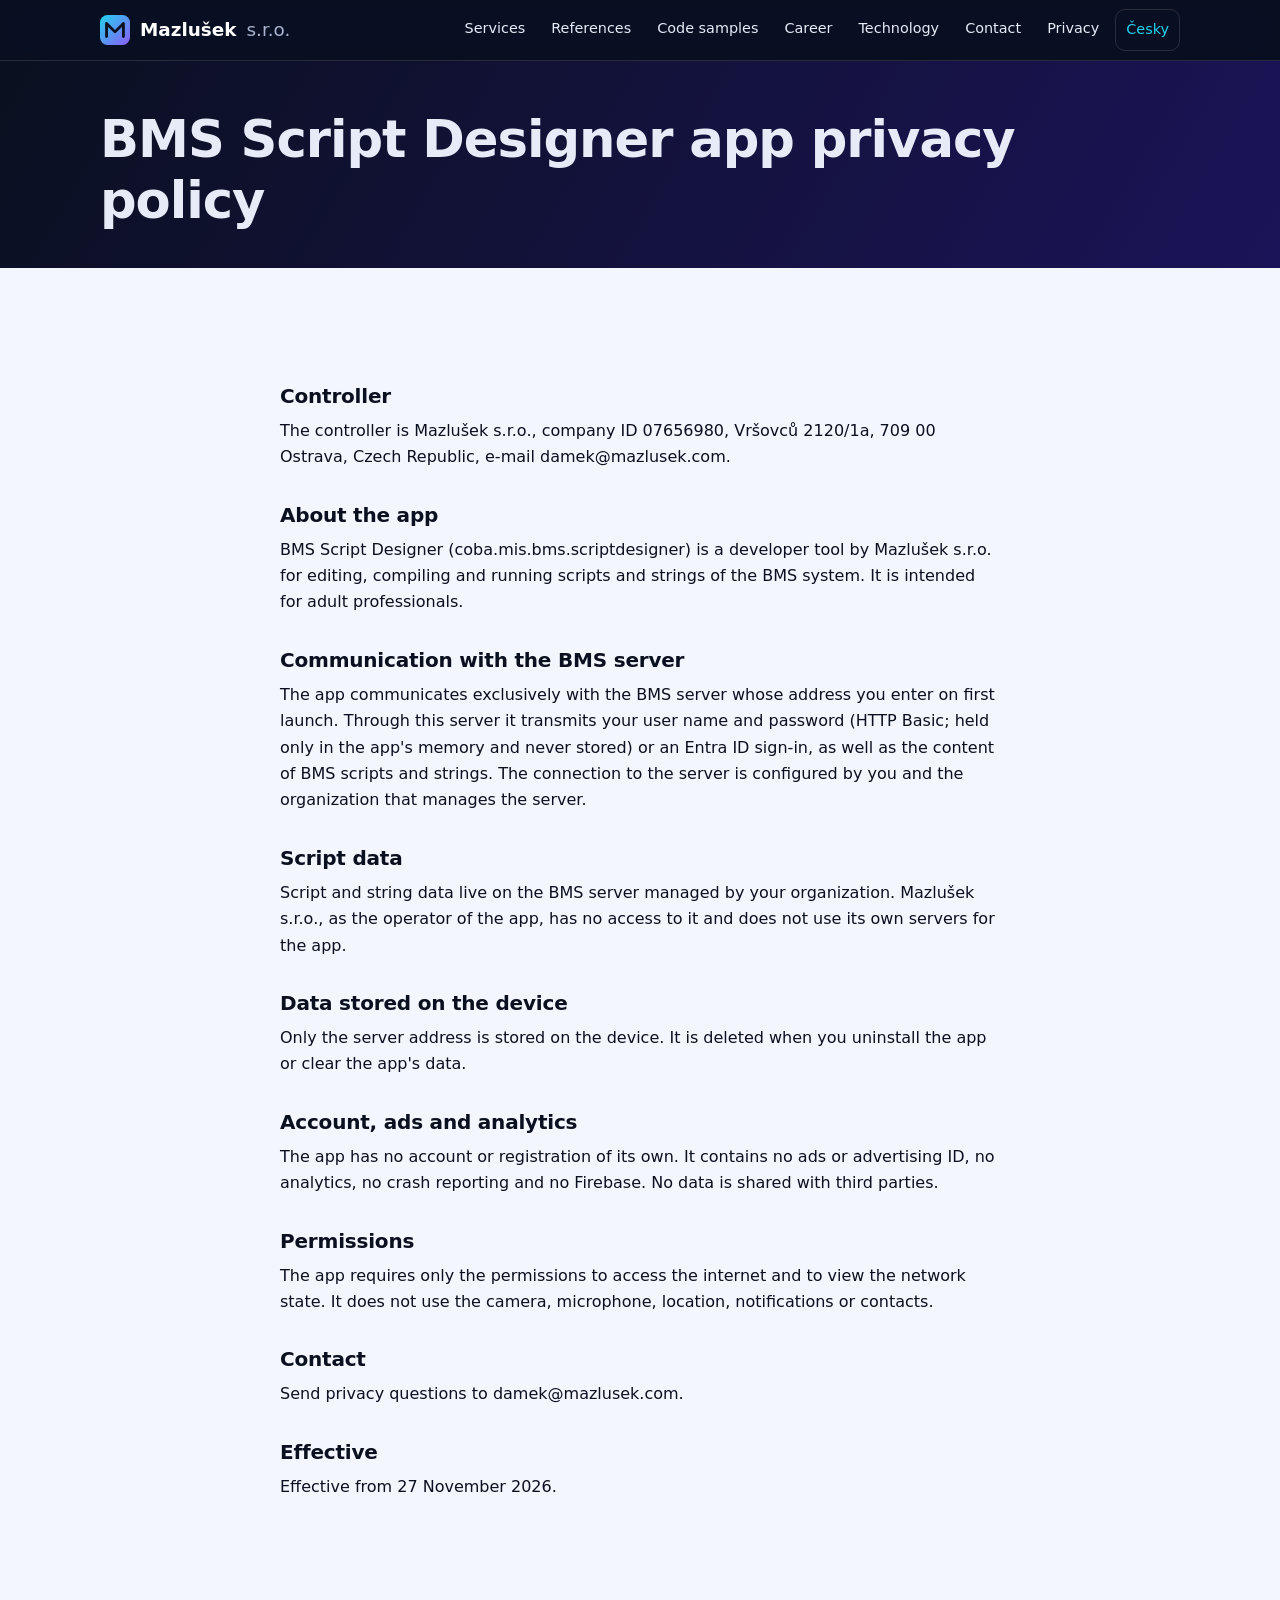
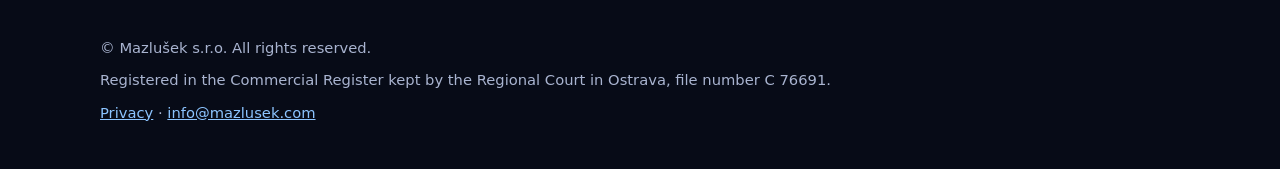
<file: en/privacy/bms-script-designer/index.html>
<!DOCTYPE html>
<html lang="en"><head><meta charset="utf-8"><meta name="google-site-verification" content="a4sPZoX4SZJUFmvdVg86hpUA6UvDwIAtXJYAcFRQhcQ" /><meta name="viewport" content="width=device-width,initial-scale=1"><title>BMS Script Designer app privacy policy – Mazlušek s.r.o.</title><meta name="description" content="BMS Script Designer app privacy policy"><meta name="robots" content="index,follow"><meta name="theme-color" content="#0B1020"><link rel="canonical" href="https://mazlusek.com/en/privacy/bms-script-designer/"><link rel="alternate" hreflang="cs" href="https://mazlusek.com/privacy/bms-script-designer/"><link rel="alternate" hreflang="en" href="https://mazlusek.com/en/privacy/bms-script-designer/"><link rel="alternate" hreflang="x-default" href="https://mazlusek.com/privacy/bms-script-designer/"><link rel="icon" href="/favicon.svg" type="image/svg+xml"><link rel="stylesheet" href="/style.css"><script src="/app.js"></script></head><body><svg width="0" height="0" style="position:absolute" aria-hidden="true" focusable="false"><symbol id="logo" viewBox="0 0 32 32"><defs><linearGradient id="lg" x1="0" y1="0" x2="1" y2="1"><stop offset="0" stop-color="#22D3EE"/><stop offset="1" stop-color="#8B5CF6"/></linearGradient></defs><rect width="32" height="32" rx="8" fill="url(#lg)"/><path d="M7 23V9l9 9 9-9v14" fill="none" stroke="#0B1020" stroke-width="3" stroke-linecap="round" stroke-linejoin="round"/></symbol></svg><svg width="0" height="0" style="position:absolute" aria-hidden="true" focusable="false"><symbol id="i-arch" fill="none" stroke="currentColor" stroke-width="1.8" stroke-linecap="round" stroke-linejoin="round"><path d="M12 3 3 8l9 5 9-5-9-5Z"/><path d="m3 13 9 5 9-5"/><path d="m3 17.5 9 5 9-5"/></symbol><symbol id="i-code" fill="none" stroke="currentColor" stroke-width="1.8" stroke-linecap="round" stroke-linejoin="round"><path d="m8 8-5 4 5 4"/><path d="m16 8 5 4-5 4"/><path d="m14 5-4 14"/></symbol><symbol id="i-mobile" fill="none" stroke="currentColor" stroke-width="1.8" stroke-linecap="round" stroke-linejoin="round"><rect x="7" y="2.5" width="10" height="19" rx="2.5"/><path d="M11 18.5h2"/></symbol><symbol id="i-ai" fill="none" stroke="currentColor" stroke-width="1.8" stroke-linecap="round" stroke-linejoin="round"><circle cx="12" cy="12" r="3"/><path d="M12 2v4M12 18v4M2 12h4M18 12h4M5 5l2.8 2.8M16.2 16.2 19 19M19 5l-2.8 2.8M7.8 16.2 5 19"/></symbol><symbol id="i-cloud" fill="none" stroke="currentColor" stroke-width="1.8" stroke-linecap="round" stroke-linejoin="round"><path d="M7 18a4.5 4.5 0 0 1-.6-8.96A6 6 0 0 1 18 10a4 4 0 0 1 0 8H7Z"/></symbol><symbol id="i-refresh" fill="none" stroke="currentColor" stroke-width="1.8" stroke-linecap="round" stroke-linejoin="round"><path d="M20 11a8 8 0 0 0-14-4.5L4 9"/><path d="M4 4v5h5"/><path d="M4 13a8 8 0 0 0 14 4.5L20 15"/><path d="M20 20v-5h-5"/></symbol><symbol id="i-review" fill="none" stroke="currentColor" stroke-width="1.8" stroke-linecap="round" stroke-linejoin="round"><path d="M9 11l2 2 4-4"/><rect x="3.5" y="3.5" width="17" height="17" rx="3"/></symbol><symbol id="i-team" fill="none" stroke="currentColor" stroke-width="1.8" stroke-linecap="round" stroke-linejoin="round"><circle cx="9" cy="8" r="3.2"/><path d="M3 20c0-3.3 2.7-5.5 6-5.5s6 2.2 6 5.5"/><circle cx="17.5" cy="9" r="2.4"/><path d="M17 14.6c2.4.2 4 1.9 4 4.4"/></symbol><symbol id="i-mail" fill="none" stroke="currentColor" stroke-width="1.8" stroke-linecap="round" stroke-linejoin="round"><rect x="3" y="5" width="18" height="14" rx="2.5"/><path d="m4 7 8 6 8-6"/></symbol><symbol id="i-phone" fill="none" stroke="currentColor" stroke-width="1.8" stroke-linecap="round" stroke-linejoin="round"><path d="M5 4h4l2 5-2.5 1.5a11 11 0 0 0 5 5L15 13l5 2v4a2 2 0 0 1-2 2A16 16 0 0 1 3 6a2 2 0 0 1 2-2Z"/></symbol><symbol id="i-pin" fill="none" stroke="currentColor" stroke-width="1.8" stroke-linecap="round" stroke-linejoin="round"><path d="M12 21s7-6.2 7-11.5A7 7 0 0 0 5 9.5C5 14.8 12 21 12 21Z"/><circle cx="12" cy="9.5" r="2.5"/></symbol><symbol id="i-globe" fill="none" stroke="currentColor" stroke-width="1.8" stroke-linecap="round" stroke-linejoin="round"><circle cx="12" cy="12" r="9"/><path d="M3 12h18M12 3c3 3.2 3 14.8 0 18M12 3c-3 3.2-3 14.8 0 18"/></symbol></svg><a class="skip" href="#main">Skip to content</a><header class="site-header"><div class="wrap bar"><a class="logo" href="/en/"><svg class="logo-mark" viewBox="0 0 32 32" aria-hidden="true"><use href="#logo"/></svg>Mazlušek <span>s.r.o.</span></a><button class="menu-btn" type="button" aria-expanded="false" aria-controls="site-nav">Menu</button><nav id="site-nav" class="site-nav" aria-label="Main"><a href="/en/#services">Services</a><a href="/en/#experience">References</a><a href="/en/#code">Code samples</a><a href="/en/#career">Career</a><a href="/en/#tech">Technology</a><a href="/en/#contact">Contact</a><a href="/en/privacy/">Privacy</a><a class="lang" href="/" hreflang="cs" lang="cs">Česky</a></nav></div></header><main id="main"><section class="page-hero"><div class="wrap"><h1>BMS Script Designer app privacy policy</h1></div></section><section class="sec light"><div class="wrap prose"><h2>Controller</h2><p>The controller is Mazlušek s.r.o., company ID 07656980, Vršovců 2120/1a, 709 00 Ostrava, Czech Republic, e-mail damek@mazlusek.com.</p><h2>About the app</h2><p>BMS Script Designer (coba.mis.bms.scriptdesigner) is a developer tool by Mazlušek s.r.o. for editing, compiling and running scripts and strings of the BMS system. It is intended for adult professionals.</p><h2>Communication with the BMS server</h2><p>The app communicates exclusively with the BMS server whose address you enter on first launch. Through this server it transmits your user name and password (HTTP Basic; held only in the app's memory and never stored) or an Entra ID sign-in, as well as the content of BMS scripts and strings. The connection to the server is configured by you and the organization that manages the server.</p><h2>Script data</h2><p>Script and string data live on the BMS server managed by your organization. Mazlušek s.r.o., as the operator of the app, has no access to it and does not use its own servers for the app.</p><h2>Data stored on the device</h2><p>Only the server address is stored on the device. It is deleted when you uninstall the app or clear the app's data.</p><h2>Account, ads and analytics</h2><p>The app has no account or registration of its own. It contains no ads or advertising ID, no analytics, no crash reporting and no Firebase. No data is shared with third parties.</p><h2>Permissions</h2><p>The app requires only the permissions to access the internet and to view the network state. It does not use the camera, microphone, location, notifications or contacts.</p><h2>Contact</h2><p>Send privacy questions to damek@mazlusek.com.</p><h2>Effective</h2><p>Effective from 27 November 2026.</p></div></section></main><footer class="site-footer"><div class="wrap"><p>© Mazlušek s.r.o. All rights reserved.</p><p class="muted">Registered in the Commercial Register kept by the Regional Court in Ostrava, file number C 76691.</p><p><a href="/en/privacy/">Privacy</a> · <a href="mailto:info@mazlusek.com">info@mazlusek.com</a></p></div></footer></body></html>
</file>
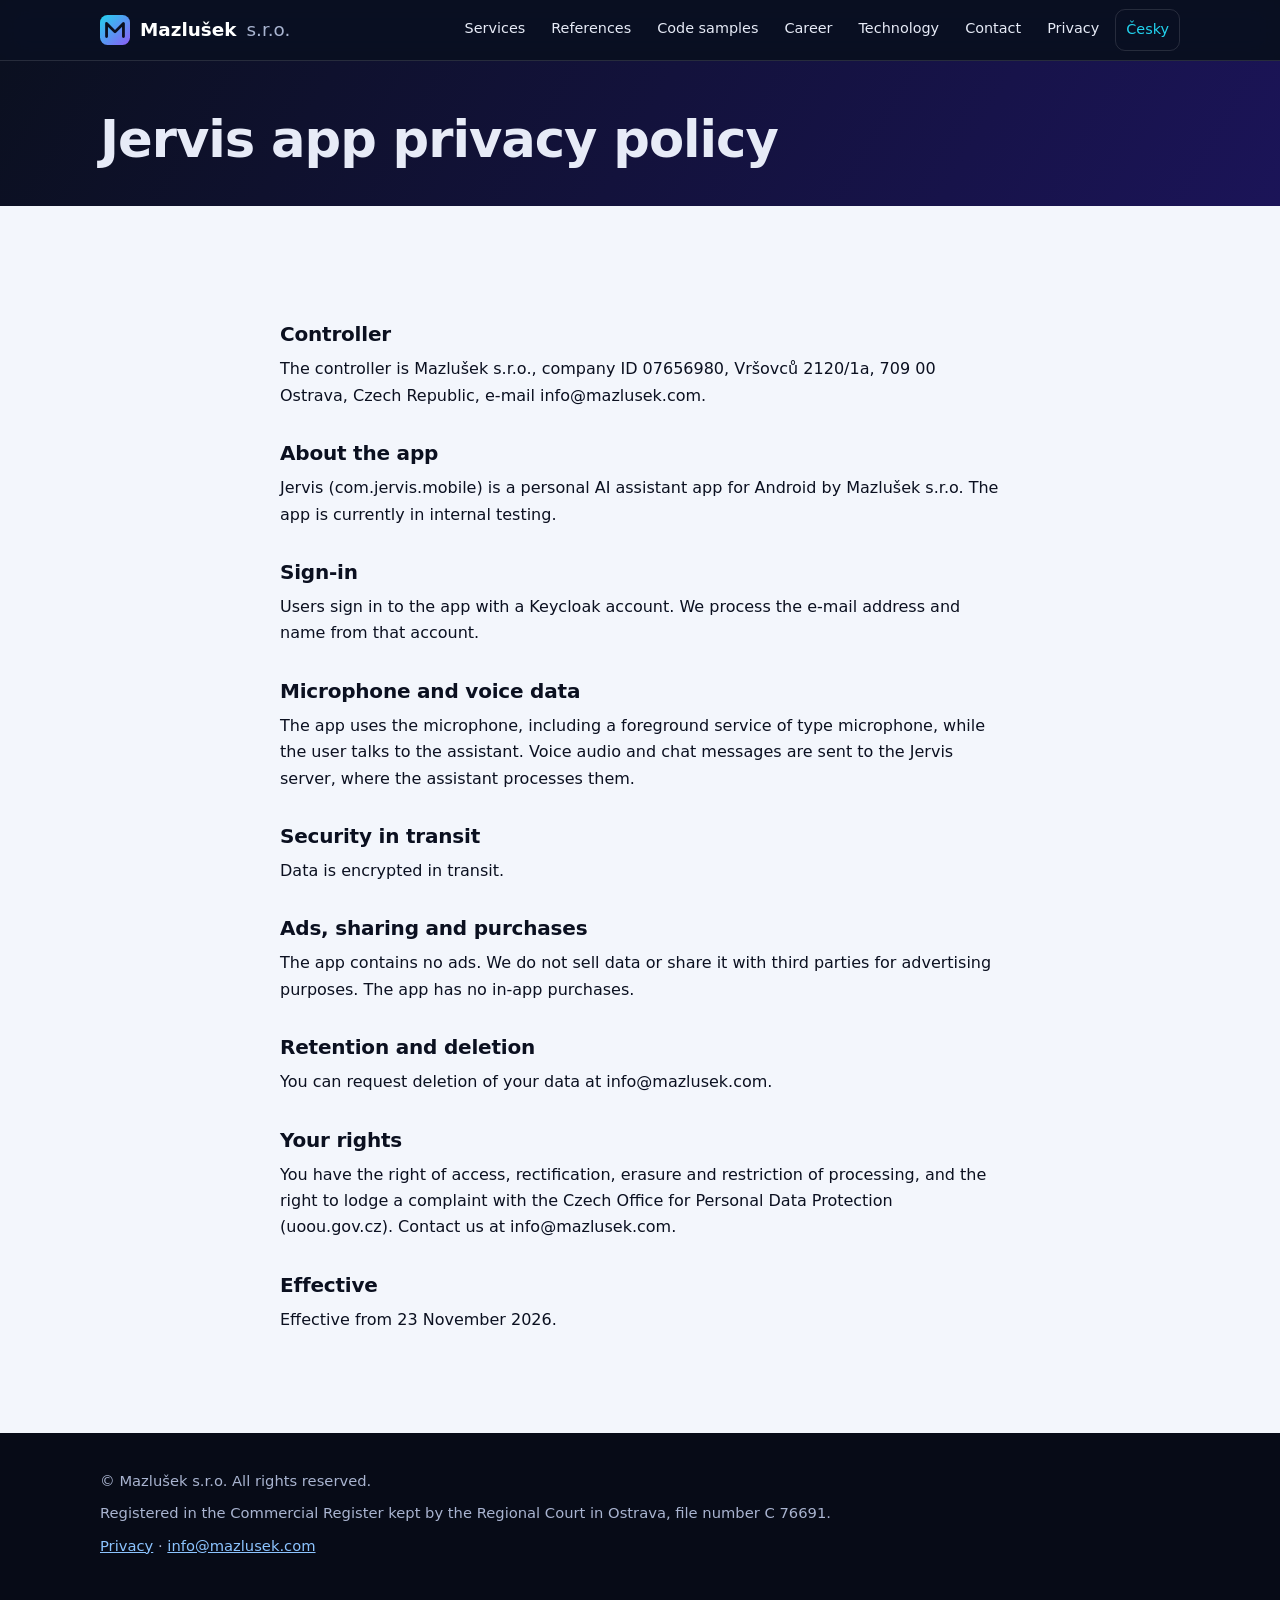
<file: en/privacy/jervis/index.html>
<!DOCTYPE html>
<html lang="en"><head><meta charset="utf-8"><meta name="google-site-verification" content="a4sPZoX4SZJUFmvdVg86hpUA6UvDwIAtXJYAcFRQhcQ" /><meta name="viewport" content="width=device-width,initial-scale=1"><title>Jervis app privacy policy – Mazlušek s.r.o.</title><meta name="description" content="Jervis app privacy policy"><meta name="robots" content="index,follow"><meta name="theme-color" content="#0B1020"><link rel="canonical" href="https://mazlusek.com/en/privacy/jervis/"><link rel="alternate" hreflang="cs" href="https://mazlusek.com/privacy/jervis/"><link rel="alternate" hreflang="en" href="https://mazlusek.com/en/privacy/jervis/"><link rel="alternate" hreflang="x-default" href="https://mazlusek.com/privacy/jervis/"><link rel="icon" href="/favicon.svg" type="image/svg+xml"><link rel="stylesheet" href="/style.css"><script src="/app.js"></script></head><body><svg width="0" height="0" style="position:absolute" aria-hidden="true" focusable="false"><symbol id="logo" viewBox="0 0 32 32"><defs><linearGradient id="lg" x1="0" y1="0" x2="1" y2="1"><stop offset="0" stop-color="#22D3EE"/><stop offset="1" stop-color="#8B5CF6"/></linearGradient></defs><rect width="32" height="32" rx="8" fill="url(#lg)"/><path d="M7 23V9l9 9 9-9v14" fill="none" stroke="#0B1020" stroke-width="3" stroke-linecap="round" stroke-linejoin="round"/></symbol></svg><svg width="0" height="0" style="position:absolute" aria-hidden="true" focusable="false"><symbol id="i-arch" fill="none" stroke="currentColor" stroke-width="1.8" stroke-linecap="round" stroke-linejoin="round"><path d="M12 3 3 8l9 5 9-5-9-5Z"/><path d="m3 13 9 5 9-5"/><path d="m3 17.5 9 5 9-5"/></symbol><symbol id="i-code" fill="none" stroke="currentColor" stroke-width="1.8" stroke-linecap="round" stroke-linejoin="round"><path d="m8 8-5 4 5 4"/><path d="m16 8 5 4-5 4"/><path d="m14 5-4 14"/></symbol><symbol id="i-mobile" fill="none" stroke="currentColor" stroke-width="1.8" stroke-linecap="round" stroke-linejoin="round"><rect x="7" y="2.5" width="10" height="19" rx="2.5"/><path d="M11 18.5h2"/></symbol><symbol id="i-ai" fill="none" stroke="currentColor" stroke-width="1.8" stroke-linecap="round" stroke-linejoin="round"><circle cx="12" cy="12" r="3"/><path d="M12 2v4M12 18v4M2 12h4M18 12h4M5 5l2.8 2.8M16.2 16.2 19 19M19 5l-2.8 2.8M7.8 16.2 5 19"/></symbol><symbol id="i-cloud" fill="none" stroke="currentColor" stroke-width="1.8" stroke-linecap="round" stroke-linejoin="round"><path d="M7 18a4.5 4.5 0 0 1-.6-8.96A6 6 0 0 1 18 10a4 4 0 0 1 0 8H7Z"/></symbol><symbol id="i-refresh" fill="none" stroke="currentColor" stroke-width="1.8" stroke-linecap="round" stroke-linejoin="round"><path d="M20 11a8 8 0 0 0-14-4.5L4 9"/><path d="M4 4v5h5"/><path d="M4 13a8 8 0 0 0 14 4.5L20 15"/><path d="M20 20v-5h-5"/></symbol><symbol id="i-review" fill="none" stroke="currentColor" stroke-width="1.8" stroke-linecap="round" stroke-linejoin="round"><path d="M9 11l2 2 4-4"/><rect x="3.5" y="3.5" width="17" height="17" rx="3"/></symbol><symbol id="i-team" fill="none" stroke="currentColor" stroke-width="1.8" stroke-linecap="round" stroke-linejoin="round"><circle cx="9" cy="8" r="3.2"/><path d="M3 20c0-3.3 2.7-5.5 6-5.5s6 2.2 6 5.5"/><circle cx="17.5" cy="9" r="2.4"/><path d="M17 14.6c2.4.2 4 1.9 4 4.4"/></symbol><symbol id="i-mail" fill="none" stroke="currentColor" stroke-width="1.8" stroke-linecap="round" stroke-linejoin="round"><rect x="3" y="5" width="18" height="14" rx="2.5"/><path d="m4 7 8 6 8-6"/></symbol><symbol id="i-phone" fill="none" stroke="currentColor" stroke-width="1.8" stroke-linecap="round" stroke-linejoin="round"><path d="M5 4h4l2 5-2.5 1.5a11 11 0 0 0 5 5L15 13l5 2v4a2 2 0 0 1-2 2A16 16 0 0 1 3 6a2 2 0 0 1 2-2Z"/></symbol><symbol id="i-pin" fill="none" stroke="currentColor" stroke-width="1.8" stroke-linecap="round" stroke-linejoin="round"><path d="M12 21s7-6.2 7-11.5A7 7 0 0 0 5 9.5C5 14.8 12 21 12 21Z"/><circle cx="12" cy="9.5" r="2.5"/></symbol><symbol id="i-globe" fill="none" stroke="currentColor" stroke-width="1.8" stroke-linecap="round" stroke-linejoin="round"><circle cx="12" cy="12" r="9"/><path d="M3 12h18M12 3c3 3.2 3 14.8 0 18M12 3c-3 3.2-3 14.8 0 18"/></symbol></svg><a class="skip" href="#main">Skip to content</a><header class="site-header"><div class="wrap bar"><a class="logo" href="/en/"><svg class="logo-mark" viewBox="0 0 32 32" aria-hidden="true"><use href="#logo"/></svg>Mazlušek <span>s.r.o.</span></a><button class="menu-btn" type="button" aria-expanded="false" aria-controls="site-nav">Menu</button><nav id="site-nav" class="site-nav" aria-label="Main"><a href="/en/#services">Services</a><a href="/en/#experience">References</a><a href="/en/#code">Code samples</a><a href="/en/#career">Career</a><a href="/en/#tech">Technology</a><a href="/en/#contact">Contact</a><a href="/en/privacy/">Privacy</a><a class="lang" href="/" hreflang="cs" lang="cs">Česky</a></nav></div></header><main id="main"><section class="page-hero"><div class="wrap"><h1>Jervis app privacy policy</h1></div></section><section class="sec light"><div class="wrap prose"><h2>Controller</h2><p>The controller is Mazlušek s.r.o., company ID 07656980, Vršovců 2120/1a, 709 00 Ostrava, Czech Republic, e-mail info@mazlusek.com.</p><h2>About the app</h2><p>Jervis (com.jervis.mobile) is a personal AI assistant app for Android by Mazlušek s.r.o. The app is currently in internal testing.</p><h2>Sign-in</h2><p>Users sign in to the app with a Keycloak account. We process the e-mail address and name from that account.</p><h2>Microphone and voice data</h2><p>The app uses the microphone, including a foreground service of type microphone, while the user talks to the assistant. Voice audio and chat messages are sent to the Jervis server, where the assistant processes them.</p><h2>Security in transit</h2><p>Data is encrypted in transit.</p><h2>Ads, sharing and purchases</h2><p>The app contains no ads. We do not sell data or share it with third parties for advertising purposes. The app has no in-app purchases.</p><h2>Retention and deletion</h2><p>You can request deletion of your data at info@mazlusek.com.</p><h2>Your rights</h2><p>You have the right of access, rectification, erasure and restriction of processing, and the right to lodge a complaint with the Czech Office for Personal Data Protection (uoou.gov.cz). Contact us at info@mazlusek.com.</p><h2>Effective</h2><p>Effective from 23 November 2026.</p></div></section></main><footer class="site-footer"><div class="wrap"><p>© Mazlušek s.r.o. All rights reserved.</p><p class="muted">Registered in the Commercial Register kept by the Regional Court in Ostrava, file number C 76691.</p><p><a href="/en/privacy/">Privacy</a> · <a href="mailto:info@mazlusek.com">info@mazlusek.com</a></p></div></footer></body></html>
</file>
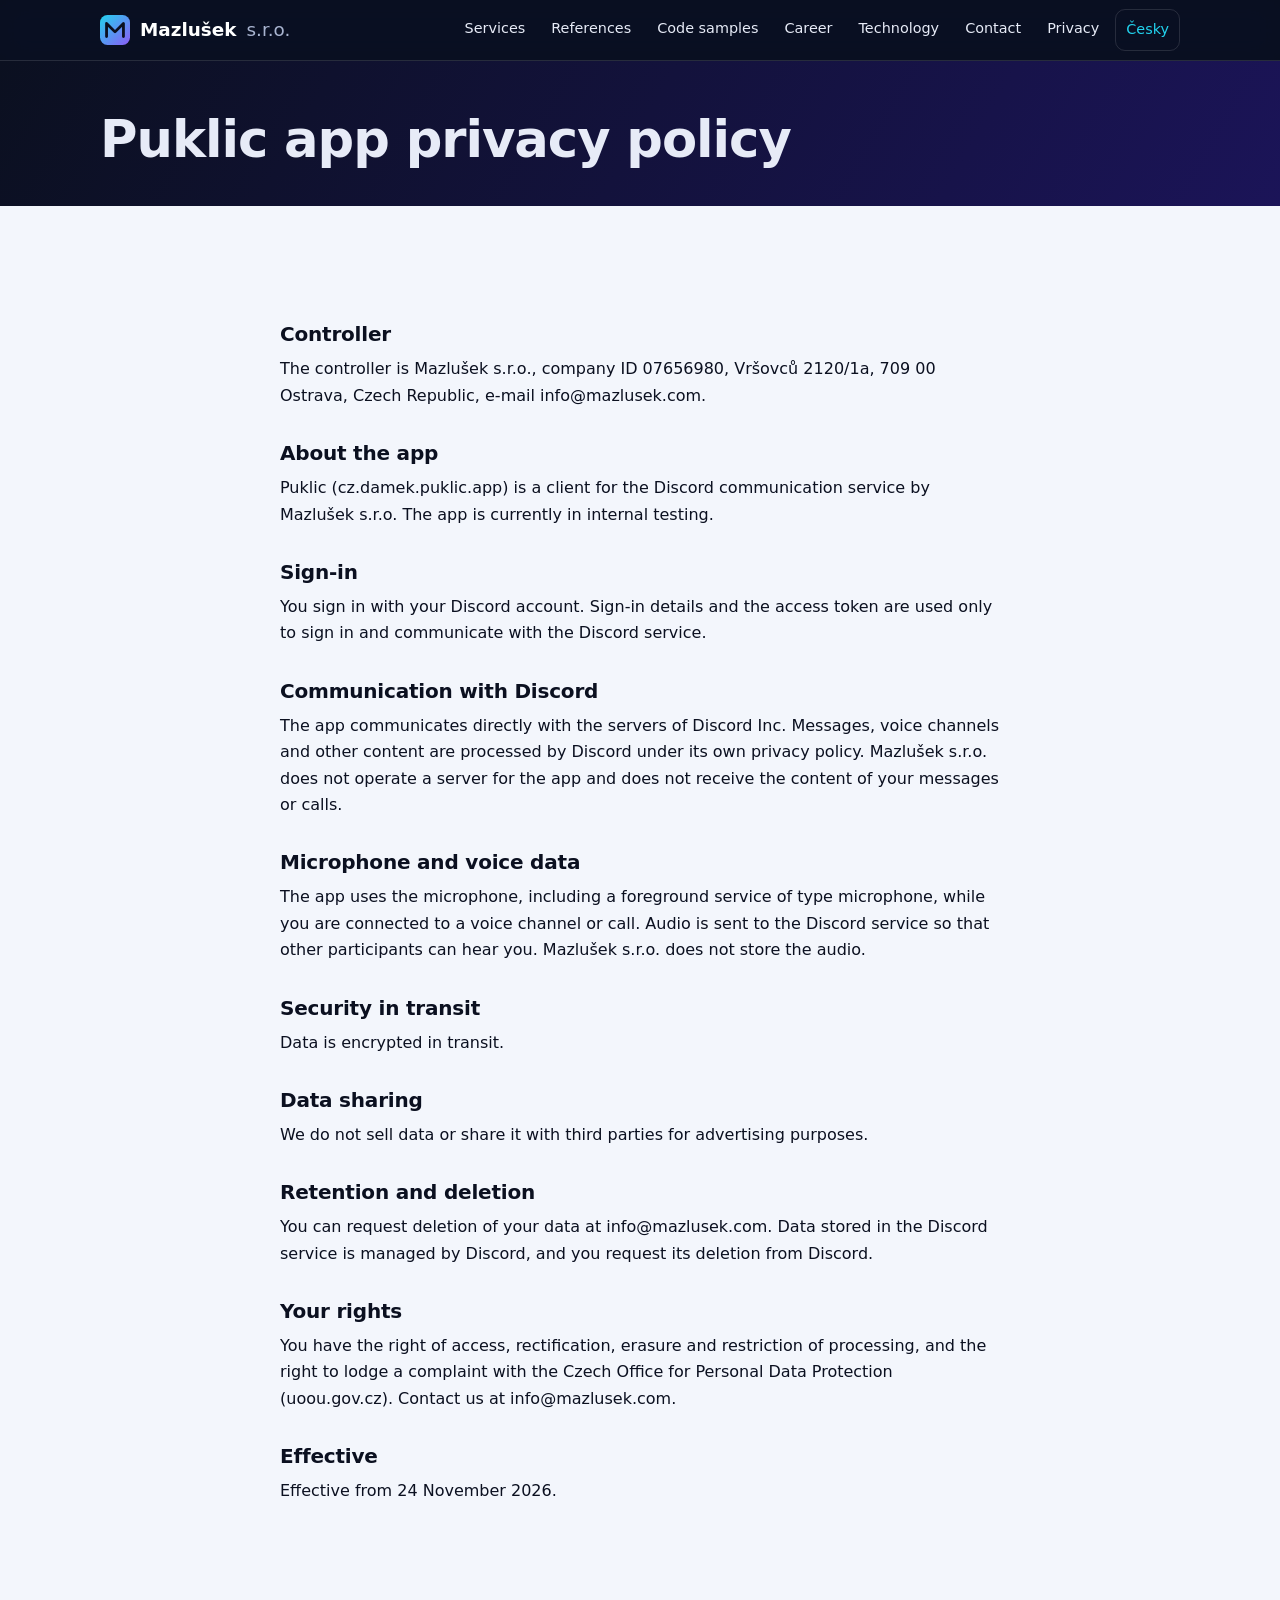
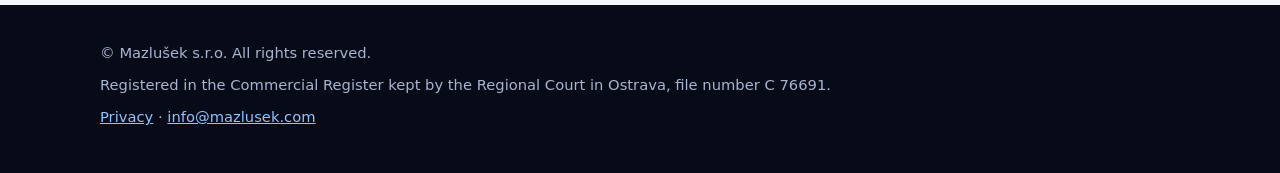
<file: en/privacy/puklic/index.html>
<!DOCTYPE html>
<html lang="en"><head><meta charset="utf-8"><meta name="google-site-verification" content="a4sPZoX4SZJUFmvdVg86hpUA6UvDwIAtXJYAcFRQhcQ" /><meta name="viewport" content="width=device-width,initial-scale=1"><title>Puklic app privacy policy – Mazlušek s.r.o.</title><meta name="description" content="Puklic app privacy policy"><meta name="robots" content="index,follow"><meta name="theme-color" content="#0B1020"><link rel="canonical" href="https://mazlusek.com/en/privacy/puklic/"><link rel="alternate" hreflang="cs" href="https://mazlusek.com/privacy/puklic/"><link rel="alternate" hreflang="en" href="https://mazlusek.com/en/privacy/puklic/"><link rel="alternate" hreflang="x-default" href="https://mazlusek.com/privacy/puklic/"><link rel="icon" href="/favicon.svg" type="image/svg+xml"><link rel="stylesheet" href="/style.css"><script src="/app.js"></script></head><body><svg width="0" height="0" style="position:absolute" aria-hidden="true" focusable="false"><symbol id="logo" viewBox="0 0 32 32"><defs><linearGradient id="lg" x1="0" y1="0" x2="1" y2="1"><stop offset="0" stop-color="#22D3EE"/><stop offset="1" stop-color="#8B5CF6"/></linearGradient></defs><rect width="32" height="32" rx="8" fill="url(#lg)"/><path d="M7 23V9l9 9 9-9v14" fill="none" stroke="#0B1020" stroke-width="3" stroke-linecap="round" stroke-linejoin="round"/></symbol></svg><svg width="0" height="0" style="position:absolute" aria-hidden="true" focusable="false"><symbol id="i-arch" fill="none" stroke="currentColor" stroke-width="1.8" stroke-linecap="round" stroke-linejoin="round"><path d="M12 3 3 8l9 5 9-5-9-5Z"/><path d="m3 13 9 5 9-5"/><path d="m3 17.5 9 5 9-5"/></symbol><symbol id="i-code" fill="none" stroke="currentColor" stroke-width="1.8" stroke-linecap="round" stroke-linejoin="round"><path d="m8 8-5 4 5 4"/><path d="m16 8 5 4-5 4"/><path d="m14 5-4 14"/></symbol><symbol id="i-mobile" fill="none" stroke="currentColor" stroke-width="1.8" stroke-linecap="round" stroke-linejoin="round"><rect x="7" y="2.5" width="10" height="19" rx="2.5"/><path d="M11 18.5h2"/></symbol><symbol id="i-ai" fill="none" stroke="currentColor" stroke-width="1.8" stroke-linecap="round" stroke-linejoin="round"><circle cx="12" cy="12" r="3"/><path d="M12 2v4M12 18v4M2 12h4M18 12h4M5 5l2.8 2.8M16.2 16.2 19 19M19 5l-2.8 2.8M7.8 16.2 5 19"/></symbol><symbol id="i-cloud" fill="none" stroke="currentColor" stroke-width="1.8" stroke-linecap="round" stroke-linejoin="round"><path d="M7 18a4.5 4.5 0 0 1-.6-8.96A6 6 0 0 1 18 10a4 4 0 0 1 0 8H7Z"/></symbol><symbol id="i-refresh" fill="none" stroke="currentColor" stroke-width="1.8" stroke-linecap="round" stroke-linejoin="round"><path d="M20 11a8 8 0 0 0-14-4.5L4 9"/><path d="M4 4v5h5"/><path d="M4 13a8 8 0 0 0 14 4.5L20 15"/><path d="M20 20v-5h-5"/></symbol><symbol id="i-review" fill="none" stroke="currentColor" stroke-width="1.8" stroke-linecap="round" stroke-linejoin="round"><path d="M9 11l2 2 4-4"/><rect x="3.5" y="3.5" width="17" height="17" rx="3"/></symbol><symbol id="i-team" fill="none" stroke="currentColor" stroke-width="1.8" stroke-linecap="round" stroke-linejoin="round"><circle cx="9" cy="8" r="3.2"/><path d="M3 20c0-3.3 2.7-5.5 6-5.5s6 2.2 6 5.5"/><circle cx="17.5" cy="9" r="2.4"/><path d="M17 14.6c2.4.2 4 1.9 4 4.4"/></symbol><symbol id="i-mail" fill="none" stroke="currentColor" stroke-width="1.8" stroke-linecap="round" stroke-linejoin="round"><rect x="3" y="5" width="18" height="14" rx="2.5"/><path d="m4 7 8 6 8-6"/></symbol><symbol id="i-phone" fill="none" stroke="currentColor" stroke-width="1.8" stroke-linecap="round" stroke-linejoin="round"><path d="M5 4h4l2 5-2.5 1.5a11 11 0 0 0 5 5L15 13l5 2v4a2 2 0 0 1-2 2A16 16 0 0 1 3 6a2 2 0 0 1 2-2Z"/></symbol><symbol id="i-pin" fill="none" stroke="currentColor" stroke-width="1.8" stroke-linecap="round" stroke-linejoin="round"><path d="M12 21s7-6.2 7-11.5A7 7 0 0 0 5 9.5C5 14.8 12 21 12 21Z"/><circle cx="12" cy="9.5" r="2.5"/></symbol><symbol id="i-globe" fill="none" stroke="currentColor" stroke-width="1.8" stroke-linecap="round" stroke-linejoin="round"><circle cx="12" cy="12" r="9"/><path d="M3 12h18M12 3c3 3.2 3 14.8 0 18M12 3c-3 3.2-3 14.8 0 18"/></symbol></svg><a class="skip" href="#main">Skip to content</a><header class="site-header"><div class="wrap bar"><a class="logo" href="/en/"><svg class="logo-mark" viewBox="0 0 32 32" aria-hidden="true"><use href="#logo"/></svg>Mazlušek <span>s.r.o.</span></a><button class="menu-btn" type="button" aria-expanded="false" aria-controls="site-nav">Menu</button><nav id="site-nav" class="site-nav" aria-label="Main"><a href="/en/#services">Services</a><a href="/en/#experience">References</a><a href="/en/#code">Code samples</a><a href="/en/#career">Career</a><a href="/en/#tech">Technology</a><a href="/en/#contact">Contact</a><a href="/en/privacy/">Privacy</a><a class="lang" href="/" hreflang="cs" lang="cs">Česky</a></nav></div></header><main id="main"><section class="page-hero"><div class="wrap"><h1>Puklic app privacy policy</h1></div></section><section class="sec light"><div class="wrap prose"><h2>Controller</h2><p>The controller is Mazlušek s.r.o., company ID 07656980, Vršovců 2120/1a, 709 00 Ostrava, Czech Republic, e-mail info@mazlusek.com.</p><h2>About the app</h2><p>Puklic (cz.damek.puklic.app) is a client for the Discord communication service by Mazlušek s.r.o. The app is currently in internal testing.</p><h2>Sign-in</h2><p>You sign in with your Discord account. Sign-in details and the access token are used only to sign in and communicate with the Discord service.</p><h2>Communication with Discord</h2><p>The app communicates directly with the servers of Discord Inc. Messages, voice channels and other content are processed by Discord under its own privacy policy. Mazlušek s.r.o. does not operate a server for the app and does not receive the content of your messages or calls.</p><h2>Microphone and voice data</h2><p>The app uses the microphone, including a foreground service of type microphone, while you are connected to a voice channel or call. Audio is sent to the Discord service so that other participants can hear you. Mazlušek s.r.o. does not store the audio.</p><h2>Security in transit</h2><p>Data is encrypted in transit.</p><h2>Data sharing</h2><p>We do not sell data or share it with third parties for advertising purposes.</p><h2>Retention and deletion</h2><p>You can request deletion of your data at info@mazlusek.com. Data stored in the Discord service is managed by Discord, and you request its deletion from Discord.</p><h2>Your rights</h2><p>You have the right of access, rectification, erasure and restriction of processing, and the right to lodge a complaint with the Czech Office for Personal Data Protection (uoou.gov.cz). Contact us at info@mazlusek.com.</p><h2>Effective</h2><p>Effective from 24 November 2026.</p></div></section></main><footer class="site-footer"><div class="wrap"><p>© Mazlušek s.r.o. All rights reserved.</p><p class="muted">Registered in the Commercial Register kept by the Regional Court in Ostrava, file number C 76691.</p><p><a href="/en/privacy/">Privacy</a> · <a href="mailto:info@mazlusek.com">info@mazlusek.com</a></p></div></footer></body></html>
</file>
<file: style.css>
:root{--bg:#0B1020;--bg2:#121935;--ink:#E7EBF7;--mute:#A9B4D0;--lbg:#F3F6FC;--link:#1D4ED8;--lmute:#475069;--cyan:#22D3EE;--blue:#2563EB;--violet:#7C3AED;--line:rgba(255,255,255,.12);--font:system-ui,-apple-system,"Segoe UI",Roboto,"Helvetica Neue",Arial,sans-serif;--mono:ui-monospace,SFMono-Regular,Menlo,Consolas,monospace}
*,*::before,*::after{box-sizing:border-box}
html{scroll-behavior:smooth;scroll-padding-top:72px;-webkit-text-size-adjust:100%}
body{margin:0;font:16px/1.65 var(--font);color:var(--ink);background:var(--bg)}
img,svg{max-width:100%}
a{color:inherit}
h1,h2,h3{line-height:1.2;margin:0 0 .5em}
p{margin:0 0 1em}
.wrap{width:100%;max-width:1120px;margin:0 auto;padding:0 20px}
.muted{color:var(--mute)}
.skip{position:absolute;left:-999px;top:8px;background:#fff;color:#000;padding:8px 12px;border-radius:6px;z-index:100}
.skip:focus{left:8px}
:focus-visible{outline:3px solid var(--cyan);outline-offset:2px}
.ic{width:28px;height:28px;flex:none}

.site-header{position:sticky;top:0;z-index:50;background:rgba(11,16,32,.72);-webkit-backdrop-filter:saturate(160%) blur(14px);backdrop-filter:saturate(160%) blur(14px);border-bottom:1px solid var(--line)}
.bar{display:flex;align-items:center;justify-content:space-between;gap:12px;min-height:60px;flex-wrap:wrap}
.logo{display:flex;align-items:center;gap:10px;font-weight:800;font-size:1.15rem;text-decoration:none;color:#fff}
.logo span{font-weight:500;color:var(--mute)}
.logo-mark{width:30px;height:30px}
.menu-btn{display:none;background:transparent;color:#fff;border:1px solid var(--line);border-radius:10px;padding:8px 14px;font:inherit;cursor:pointer}
.site-nav{display:flex;flex-wrap:wrap;gap:4px 6px;width:100%;padding-bottom:10px}
.site-nav a{text-decoration:none;color:var(--ink);padding:8px 12px;border-radius:10px;font-size:.95rem}
.site-nav a:hover{background:rgba(255,255,255,.08)}
.site-nav .lang{border:1px solid var(--line);color:var(--cyan)}
.js .menu-btn{display:inline-block}
.js .site-nav{display:none;flex-direction:column;padding-bottom:14px}
.js .site-nav.open{display:flex}

.btn{display:inline-block;text-decoration:none;font-weight:700;padding:13px 24px;border-radius:12px;transition:transform .2s,box-shadow .2s,background-position .4s}
.btn-primary{color:#fff;background:linear-gradient(110deg,var(--blue),var(--violet),var(--blue));background-size:200% 100%;box-shadow:0 8px 24px rgba(37,99,235,.35)}
.btn-primary:hover{transform:translateY(-2px);background-position:100% 0;box-shadow:0 12px 30px rgba(124,58,237,.45)}
.btn-ghost{color:#fff;border:1px solid rgba(255,255,255,.35)}
.btn-ghost:hover{background:rgba(255,255,255,.1);transform:translateY(-2px)}

.hero{position:relative;overflow:hidden;padding:56px 0 72px;background:linear-gradient(120deg,#0B1020,#1b1458,#0b3a63,#2a1070,#0B1020);background-size:300% 300%;animation:flow 18s ease infinite}
.hero-grid{position:absolute;inset:0;background-image:linear-gradient(rgba(255,255,255,.06) 1px,transparent 1px),linear-gradient(90deg,rgba(255,255,255,.06) 1px,transparent 1px);background-size:44px 44px;-webkit-mask-image:radial-gradient(ellipse at 30% 40%,#000 20%,transparent 75%);mask-image:radial-gradient(ellipse at 30% 40%,#000 20%,transparent 75%)}
.hero-in{position:relative;display:grid;gap:36px}
@keyframes flow{0%,100%{background-position:0 50%}50%{background-position:100% 50%}}
.eyebrow{display:inline-block;margin-bottom:18px;padding:6px 14px;border-radius:99px;font-size:.8rem;letter-spacing:.08em;text-transform:uppercase;font-weight:700;color:var(--cyan);border:1px solid rgba(34,211,238,.4);background:rgba(34,211,238,.08)}
h1{font-size:2.1rem;font-weight:800;letter-spacing:-.02em}
.grad{background:linear-gradient(90deg,#22D3EE,#A78BFA,#F472B6);-webkit-background-clip:text;background-clip:text;color:transparent}
.lead{font-size:1.1rem;color:#CBD3EA;max-width:60ch}
.actions{display:flex;flex-wrap:wrap;gap:12px;margin:24px 0}
.badges{list-style:none;display:flex;flex-wrap:wrap;gap:10px;padding:0;margin:0}
.badges li{padding:6px 14px;border-radius:99px;background:rgba(255,255,255,.08);border:1px solid var(--line);font-size:.9rem}
.glass{background:rgba(255,255,255,.07);border:1px solid var(--line);border-radius:18px;-webkit-backdrop-filter:blur(12px);backdrop-filter:blur(12px);box-shadow:0 10px 40px rgba(0,0,0,.25)}
.hero-card{padding:26px;max-width:420px}
.hero-card h2{font-size:1.4rem;margin-bottom:2px}
.role{color:var(--cyan);font-weight:600}
.avatar{width:64px;height:64px;border-radius:18px;display:grid;place-items:center;font-weight:800;font-size:1.4rem;color:#0B1020;background:linear-gradient(135deg,#22D3EE,#A78BFA);margin-bottom:14px}

.sec{padding:64px 0}
.sec.dark{background:var(--bg);color:var(--ink)}
.sec.dark:nth-of-type(odd){background:var(--bg2)}
.sec.light{background:var(--lbg);color:#0B1020}
.sec.light a{color:var(--link)}
.sec-head{margin-bottom:32px}
.sec h2{font-size:1.7rem;font-weight:800;letter-spacing:-.01em}
.sub{color:var(--mute);max-width:62ch;margin:0}
.light .sub{color:var(--lmute)}
.grid{display:grid;gap:18px}
.card{background:#fff;border:1px solid #DDE4F3;border-radius:16px;padding:22px;transition:transform .25s,box-shadow .25s,border-color .25s}
.card:hover{transform:translateY(-4px);box-shadow:0 14px 34px rgba(37,99,235,.16);border-color:#9DB4F5}
.card h3{font-size:1.1rem;margin:.6em 0 .3em}
.card p{margin:0;color:var(--lmute)}
.card .ic{color:var(--violet);padding:5px;width:42px;height:42px;border-radius:12px;background:linear-gradient(135deg,rgba(34,211,238,.18),rgba(124,58,237,.18))}
.ref{padding:24px;transition:transform .25s,border-color .25s}
.ref:hover{transform:translateY(-4px);border-color:rgba(34,211,238,.5)}
.period{display:inline-block;font-family:var(--mono);font-size:.85rem;color:var(--cyan);margin-bottom:6px}
.ref h3{font-size:1.15rem}
.ref p{color:#CBD3EA}
.lbl{font-size:.78rem;text-transform:uppercase;letter-spacing:.08em;color:var(--mute)!important;margin:16px 0 8px!important}
.pills{list-style:none;display:flex;flex-wrap:wrap;gap:8px;padding:0;margin:0}
.pill{padding:4px 12px;border-radius:99px;font-size:.84rem;font-weight:600;border:1px solid transparent}
.dark .c0{background:rgba(34,211,238,.14);color:#7BE7F7;border-color:rgba(34,211,238,.35)}
.dark .c1{background:rgba(167,139,250,.16);color:#CDBDFF;border-color:rgba(167,139,250,.4)}
.dark .c2{background:rgba(96,165,250,.16);color:#A9CDFF;border-color:rgba(96,165,250,.4)}
.dark .c3{background:rgba(244,114,182,.14);color:#FFB3D6;border-color:rgba(244,114,182,.4)}
.dark .c4{background:rgba(52,211,153,.14);color:#86EFC4;border-color:rgba(52,211,153,.4)}
.dark .c5{background:rgba(251,191,36,.14);color:#FCD888;border-color:rgba(251,191,36,.4)}
.light .c0{background:#CFF7FE;color:#064E5C}
.light .c1{background:#E6DEFF;color:#43208F}
.light .c2{background:#D6E6FF;color:#1B3F94}
.light .c3{background:#FFDCEB;color:#8A1B4F}
.light .c4{background:#CFF5E3;color:#0B5A38}
.light .c5{background:#FFEBC2;color:#6B4600}
.pills.big .pill{font-size:1rem;padding:8px 18px;transition:transform .2s}
.pills.big .pill:hover{transform:translateY(-3px) scale(1.04)}

.editor{margin:0;background:#0D1326;border:1px solid #232C52;border-radius:14px;overflow:hidden;box-shadow:0 18px 44px rgba(11,16,32,.35);color:#D6DDF5;min-width:0}
.editor figcaption{display:flex;align-items:center;gap:12px;padding:10px 14px;background:#151D3B;border-bottom:1px solid #232C52;font:.82rem var(--mono);color:#A9B4D0}
.dots{display:flex;gap:6px}.dots i{width:11px;height:11px;border-radius:50%;background:#FF5F57}.dots i:nth-child(2){background:#FEBC2E}.dots i:nth-child(3){background:#28C840}
.note{margin-left:auto;color:#A9B4D0}
.editor pre{margin:0;padding:18px;overflow-x:auto;font:.84rem/1.6 var(--mono);tab-size:4}
.editor .k{color:#C4A7FF}.editor .s{color:#8FF0B5}.editor .f{color:#7CC8FF}.editor .t{color:#FFD58A}.editor .n{color:#FFB38A}.editor .a{color:#FF9EC4}

.timeline{list-style:none;margin:0;padding:0 0 0 22px;border-left:2px solid rgba(124,58,237,.6)}
.timeline li{position:relative;display:grid;gap:2px;padding:0 0 26px 20px}
.timeline li::before{content:"";position:absolute;left:-30px;top:6px;width:14px;height:14px;border-radius:50%;background:linear-gradient(135deg,#22D3EE,#A78BFA);box-shadow:0 0 0 4px var(--bg)}
.sec.dark:nth-of-type(odd) .timeline li::before{box-shadow:0 0 0 4px var(--bg2)}
.when{font-family:var(--mono);font-size:.85rem;color:var(--cyan)}
.timeline h3{font-size:1.05rem;margin:0}
.timeline p{margin:0;color:#CBD3EA}

.pad{padding:24px}
.plain{list-style:none;margin:0;padding:0}
.plain li{padding:8px 0;border-bottom:1px solid var(--line)}
.plain li:last-child{border:0}
.own{max-width:70ch;margin:0}
.contact{list-style:none;padding:0;margin:0 0 18px}
.contact li{display:flex;gap:14px;align-items:flex-start;padding:10px 0}
.contact li span{display:flex;flex-direction:column}
.contact .muted,.light .muted{color:var(--lmute);font-size:.85rem}
.light dl{display:grid;gap:2px 16px;margin:0}
.light dt{font-weight:700;margin-top:8px;font-size:.85rem;color:var(--lmute)}
.light dd{margin:0}

.page-hero{padding:48px 0 36px;background:linear-gradient(120deg,#0B1020,#1b1458,#0b3a63);background-size:200% 200%;animation:flow 18s ease infinite}
.page-hero h1{margin:0}
.prose{max-width:760px}
.prose h2{font-size:1.25rem;margin-top:1.6em}
.site-footer{background:#070B17;color:var(--mute);padding:36px 0;font-size:.92rem}
.site-footer p{margin:0 0 8px}
.site-footer a{color:#8CC4FF}

@media(min-width:640px){.grid.cards{grid-template-columns:repeat(2,1fr)}.grid.four{grid-template-columns:repeat(2,1fr)}.grid.two{grid-template-columns:repeat(2,1fr)}h1{font-size:2.6rem}.timeline li{grid-template-columns:130px 1fr;gap:16px}}
@media(min-width:768px){
 .grid.refs{grid-template-columns:repeat(3,1fr)}
 .grid.code{grid-template-columns:1fr 1fr}
 .sec{padding:84px 0}
}
@media(min-width:960px){
 .menu-btn,.js .menu-btn{display:none}
 .site-nav,.js .site-nav{display:flex;flex-direction:row;width:auto;padding:0}
 .bar{flex-wrap:nowrap}
 .site-nav a{padding:8px 10px;font-size:.9rem}
}
@media(min-width:1024px){
 .hero-in{grid-template-columns:1.5fr 1fr;align-items:center}
 .hero{padding:96px 0 110px}
 h1{font-size:3.2rem}
 .grid.cards{grid-template-columns:repeat(4,1fr)}
 .grid.four{grid-template-columns:repeat(4,1fr)}
 .hero-card{justify-self:end}
}
@media(prefers-reduced-motion:reduce){
 *,*::before,*::after{animation:none!important;transition:none!important;scroll-behavior:auto!important}
}
.sec.light a.btn-primary{color:#fff}
</file>
